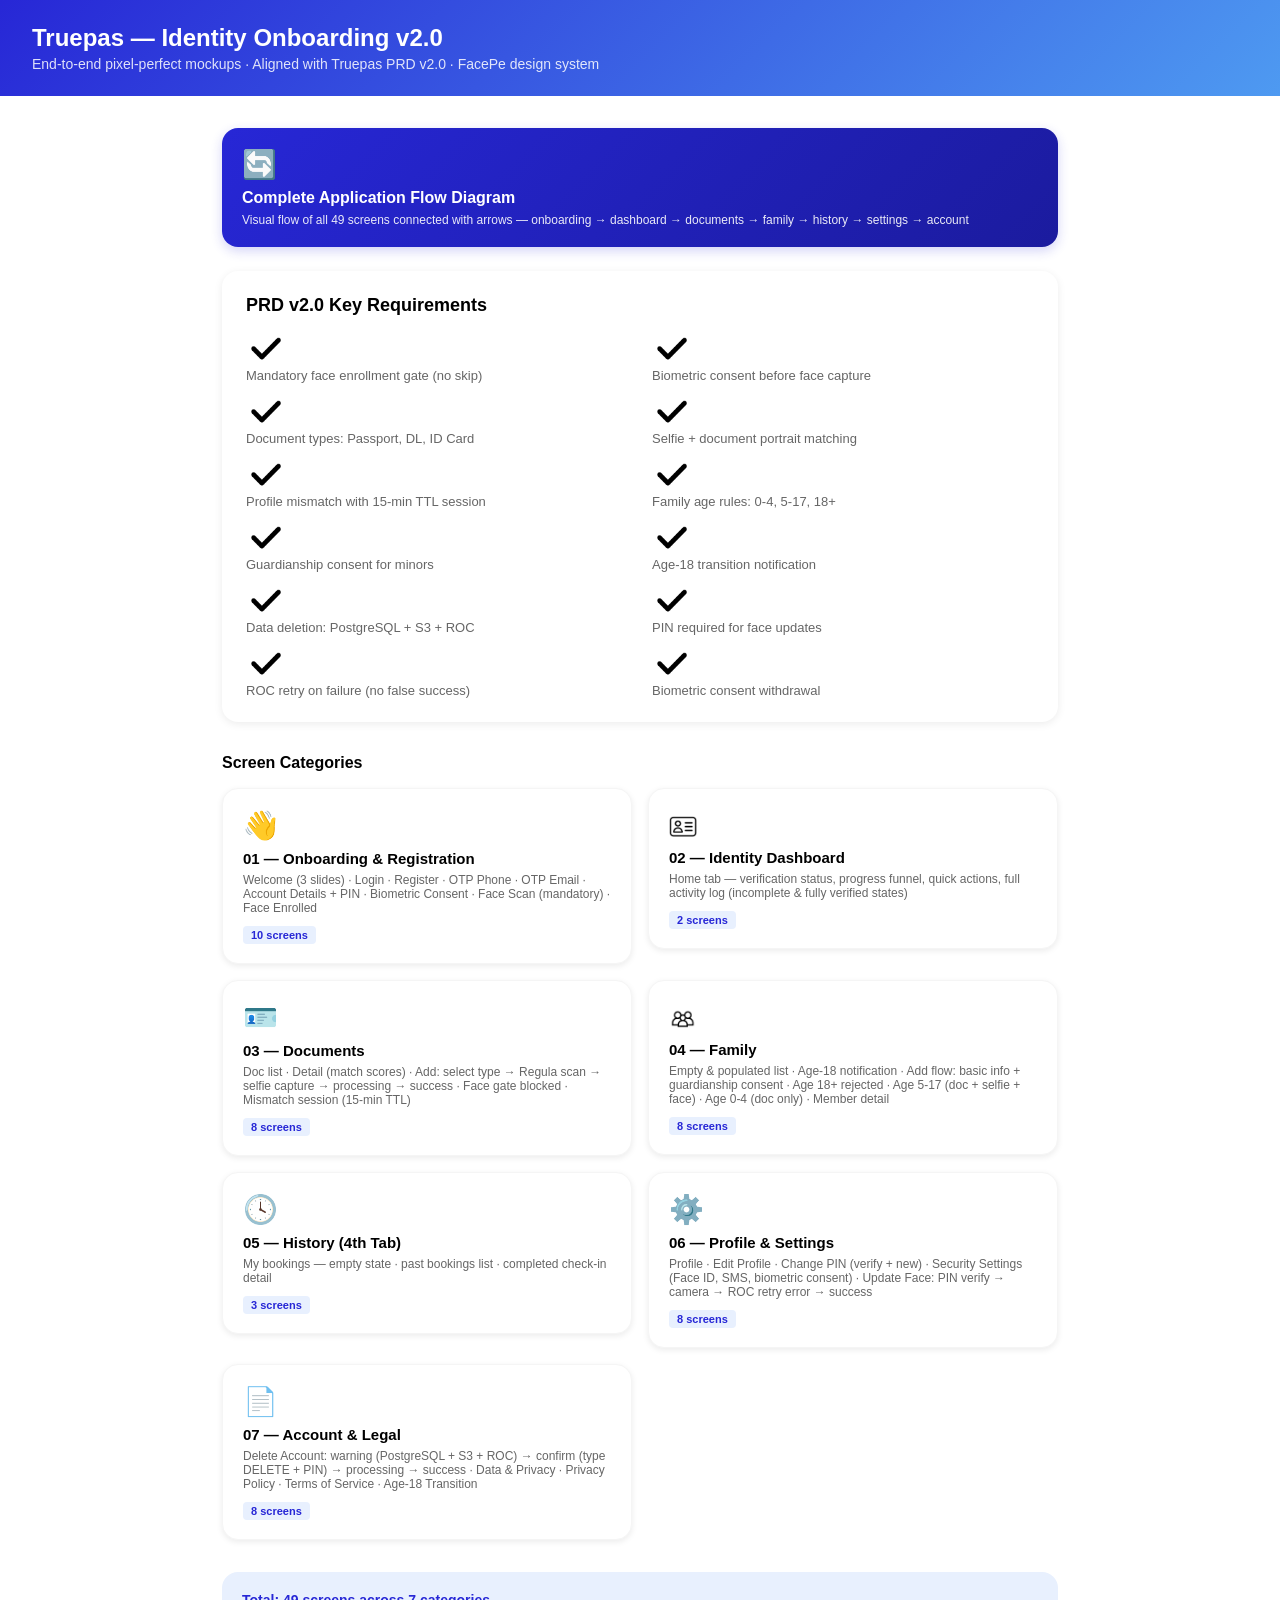
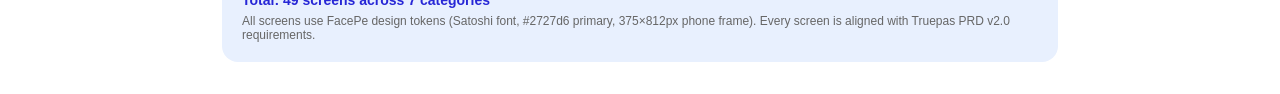
<file: index.html>
<!DOCTYPE html>
<html lang="en">
<head>
<meta charset="UTF-8">
<title>Truepas — Mockup Screens</title>
<link rel="stylesheet" href="styles.css">
</head>
<body>
  <div class="page-header">
    <h1>Truepas — Identity Onboarding v2.0</h1>
    <p>End-to-end pixel-perfect mockups · Aligned with Truepas PRD v2.0 · FacePe design system</p>
  </div>

  <div style="max-width:900px; margin:0 auto; padding:32px;">

    <!-- Flow Diagram Link -->
    <a href="flow-diagram.html" style="text-decoration:none; color:inherit; display:block; margin-bottom:24px;">
      <div style="background:linear-gradient(135deg,#2727d6,#1b1b9e); border-radius:16px; padding:20px; color:#fff; box-shadow:0 4px 12px rgba(39,39,214,0.2);">
        <div style="font-size:28px; margin-bottom:8px;">🔄</div>
        <div style="font-size:16px; font-weight:700;">Complete Application Flow Diagram</div>
        <div style="font-size:12px; opacity:0.9; margin-top:6px;">Visual flow of all 49 screens connected with arrows — onboarding → dashboard → documents → family → history → settings → account</div>
      </div>
    </a>

    <!-- PRD Summary -->
    <div style="background:#fff; border-radius:16px; padding:24px; margin-bottom:32px; box-shadow:0 2px 8px rgba(0,0,0,0.08);">
      <h2 style="margin:0 0 12px; font-size:18px; font-weight:700; color:#000000;">PRD v2.0 Key Requirements</h2>
      <div style="display:grid; grid-template-columns:1fr 1fr; gap:8px 24px; font-size:13px; color:#666666;">
        <div><img src="images/checkicon.png" alt="✅" onerror="this.parentNode.textContent='✅';" style="width:40px; height:40px; object-fit:contain; display:block;"> Mandatory face enrollment gate (no skip)</div>
        <div><img src="images/checkicon.png" alt="✅" onerror="this.parentNode.textContent='✅';" style="width:40px; height:40px; object-fit:contain; display:block;"> Biometric consent before face capture</div>
        <div><img src="images/checkicon.png" alt="✅" onerror="this.parentNode.textContent='✅';" style="width:40px; height:40px; object-fit:contain; display:block;"> Document types: Passport, DL, ID Card</div>
        <div><img src="images/checkicon.png" alt="✅" onerror="this.parentNode.textContent='✅';" style="width:40px; height:40px; object-fit:contain; display:block;"> Selfie + document portrait matching</div>
        <div><img src="images/checkicon.png" alt="✅" onerror="this.parentNode.textContent='✅';" style="width:40px; height:40px; object-fit:contain; display:block;"> Profile mismatch with 15-min TTL session</div>
        <div><img src="images/checkicon.png" alt="✅" onerror="this.parentNode.textContent='✅';" style="width:40px; height:40px; object-fit:contain; display:block;"> Family age rules: 0-4, 5-17, 18+</div>
        <div><img src="images/checkicon.png" alt="✅" onerror="this.parentNode.textContent='✅';" style="width:40px; height:40px; object-fit:contain; display:block;"> Guardianship consent for minors</div>
        <div><img src="images/checkicon.png" alt="✅" onerror="this.parentNode.textContent='✅';" style="width:40px; height:40px; object-fit:contain; display:block;"> Age-18 transition notification</div>
        <div><img src="images/checkicon.png" alt="✅" onerror="this.parentNode.textContent='✅';" style="width:40px; height:40px; object-fit:contain; display:block;"> Data deletion: PostgreSQL + S3 + ROC</div>
        <div><img src="images/checkicon.png" alt="✅" onerror="this.parentNode.textContent='✅';" style="width:40px; height:40px; object-fit:contain; display:block;"> PIN required for face updates</div>
        <div><img src="images/checkicon.png" alt="✅" onerror="this.parentNode.textContent='✅';" style="width:40px; height:40px; object-fit:contain; display:block;"> ROC retry on failure (no false success)</div>
        <div><img src="images/checkicon.png" alt="✅" onerror="this.parentNode.textContent='✅';" style="width:40px; height:40px; object-fit:contain; display:block;"> Biometric consent withdrawal</div>
      </div>
    </div>

    <!-- Category Links -->
    <h2 style="font-size:16px; font-weight:700; color:#000000; margin-bottom:16px;">Screen Categories</h2>
    <div style="display:grid; grid-template-columns:1fr 1fr; gap:16px;">

      <a href="01-onboarding.html" style="text-decoration:none; color:inherit;">
        <div style="background:#fff; border-radius:16px; padding:20px; border:0.5px solid #f5f5f5; box-shadow:0 2px 6px rgba(0,0,0,0.08);">
          <div style="font-size:28px; margin-bottom:8px;">👋</div>
          <div style="font-size:15px; font-weight:700; color:#000000;">01 — Onboarding & Registration</div>
          <div style="font-size:12px; color:#666666; margin-top:6px;">Welcome (3 slides) · Login · Register · OTP Phone · OTP Email · Account Details + PIN · Biometric Consent · Face Scan (mandatory) · Face Enrolled</div>
          <div style="margin-top:10px;"><span style="font-size:11px; background:#e8f0fe; color:#2727d6; padding:3px 8px; border-radius:4px; font-weight:600;">10 screens</span></div>
        </div>
      </a>

      <a href="02-identity-dashboard.html" style="text-decoration:none; color:inherit;">
        <div style="background:#fff; border-radius:16px; padding:20px; border:0.5px solid #f5f5f5; box-shadow:0 2px 6px rgba(0,0,0,0.08);">
          <div style="font-size:28px; margin-bottom:8px;"><img src="images/idcardicon.png" alt="Identity" style="width:1em; height:1em; object-fit:contain; vertical-align:middle;"></div>
          <div style="font-size:15px; font-weight:700; color:#000000;">02 — Identity Dashboard</div>
          <div style="font-size:12px; color:#666666; margin-top:6px;">Home tab — verification status, progress funnel, quick actions, full activity log (incomplete & fully verified states)</div>
          <div style="margin-top:10px;"><span style="font-size:11px; background:#e8f0fe; color:#2727d6; padding:3px 8px; border-radius:4px; font-weight:600;">2 screens</span></div>
        </div>
      </a>

      <a href="03-documents.html" style="text-decoration:none; color:inherit;">
        <div style="background:#fff; border-radius:16px; padding:20px; border:0.5px solid #f5f5f5; box-shadow:0 2px 6px rgba(0,0,0,0.08);">
          <div style="font-size:28px; margin-bottom:8px;">🪪</div>
          <div style="font-size:15px; font-weight:700; color:#000000;">03 — Documents</div>
          <div style="font-size:12px; color:#666666; margin-top:6px;">Doc list · Detail (match scores) · Add: select type → Regula scan → selfie capture → processing → success · Face gate blocked · Mismatch session (15-min TTL)</div>
          <div style="margin-top:10px;"><span style="font-size:11px; background:#e8f0fe; color:#2727d6; padding:3px 8px; border-radius:4px; font-weight:600;">8 screens</span></div>
        </div>
      </a>

      <a href="04-family.html" style="text-decoration:none; color:inherit;">
        <div style="background:#fff; border-radius:16px; padding:20px; border:0.5px solid #f5f5f5; box-shadow:0 2px 6px rgba(0,0,0,0.08);">
          <div style="font-size:28px; margin-bottom:8px;"><img src="images/familyicon2.png" alt="Family" style="width:1em; height:1em; object-fit:contain; vertical-align:middle;"></div>
          <div style="font-size:15px; font-weight:700; color:#000000;">04 — Family</div>
          <div style="font-size:12px; color:#666666; margin-top:6px;">Empty & populated list · Age-18 notification · Add flow: basic info + guardianship consent · Age 18+ rejected · Age 5-17 (doc + selfie + face) · Age 0-4 (doc only) · Member detail</div>
          <div style="margin-top:10px;"><span style="font-size:11px; background:#e8f0fe; color:#2727d6; padding:3px 8px; border-radius:4px; font-weight:600;">8 screens</span></div>
        </div>
      </a>

      <a href="05-history.html" style="text-decoration:none; color:inherit;">
        <div style="background:#fff; border-radius:16px; padding:20px; border:0.5px solid #f5f5f5; box-shadow:0 2px 6px rgba(0,0,0,0.08);">
          <div style="font-size:28px; margin-bottom:8px;">🕓</div>
          <div style="font-size:15px; font-weight:700; color:#000000;">05 — History (4th Tab)</div>
          <div style="font-size:12px; color:#666666; margin-top:6px;">My bookings — empty state · past bookings list · completed check-in detail</div>
          <div style="margin-top:10px;"><span style="font-size:11px; background:#e8f0fe; color:#2727d6; padding:3px 8px; border-radius:4px; font-weight:600;">3 screens</span></div>
        </div>
      </a>

      <a href="06-profile-settings.html" style="text-decoration:none; color:inherit;">
        <div style="background:#fff; border-radius:16px; padding:20px; border:0.5px solid #f5f5f5; box-shadow:0 2px 6px rgba(0,0,0,0.08);">
          <div style="font-size:28px; margin-bottom:8px;">⚙️</div>
          <div style="font-size:15px; font-weight:700; color:#000000;">06 — Profile & Settings</div>
          <div style="font-size:12px; color:#666666; margin-top:6px;">Profile · Edit Profile · Change PIN (verify + new) · Security Settings (Face ID, SMS, biometric consent) · Update Face: PIN verify → camera → ROC retry error → success</div>
          <div style="margin-top:10px;"><span style="font-size:11px; background:#e8f0fe; color:#2727d6; padding:3px 8px; border-radius:4px; font-weight:600;">8 screens</span></div>
        </div>
      </a>

      <a href="07-account-legal.html" style="text-decoration:none; color:inherit;">
        <div style="background:#fff; border-radius:16px; padding:20px; border:0.5px solid #f5f5f5; box-shadow:0 2px 6px rgba(0,0,0,0.08);">
          <div style="font-size:28px; margin-bottom:8px;">📄</div>
          <div style="font-size:15px; font-weight:700; color:#000000;">07 — Account & Legal</div>
          <div style="font-size:12px; color:#666666; margin-top:6px;">Delete Account: warning (PostgreSQL + S3 + ROC) → confirm (type DELETE + PIN) → processing → success · Data & Privacy · Privacy Policy · Terms of Service · Age-18 Transition</div>
          <div style="margin-top:10px;"><span style="font-size:11px; background:#e8f0fe; color:#2727d6; padding:3px 8px; border-radius:4px; font-weight:600;">8 screens</span></div>
        </div>
      </a>

      

    </div>

    <!-- Summary -->
    <div style="margin-top:32px; padding:20px; background:#e8f0fe; border-radius:16px;">
      <div style="font-size:14px; font-weight:700; color:#2727d6;">Total: 49 screens across 7 categories</div>
      <div style="font-size:12px; color:#666666; margin-top:6px;">All screens use FacePe design tokens (Satoshi font, #2727d6 primary, 375×812px phone frame). Every screen is aligned with Truepas PRD v2.0 requirements.</div>
    </div>

  </div>
</body>
</html>
</file>
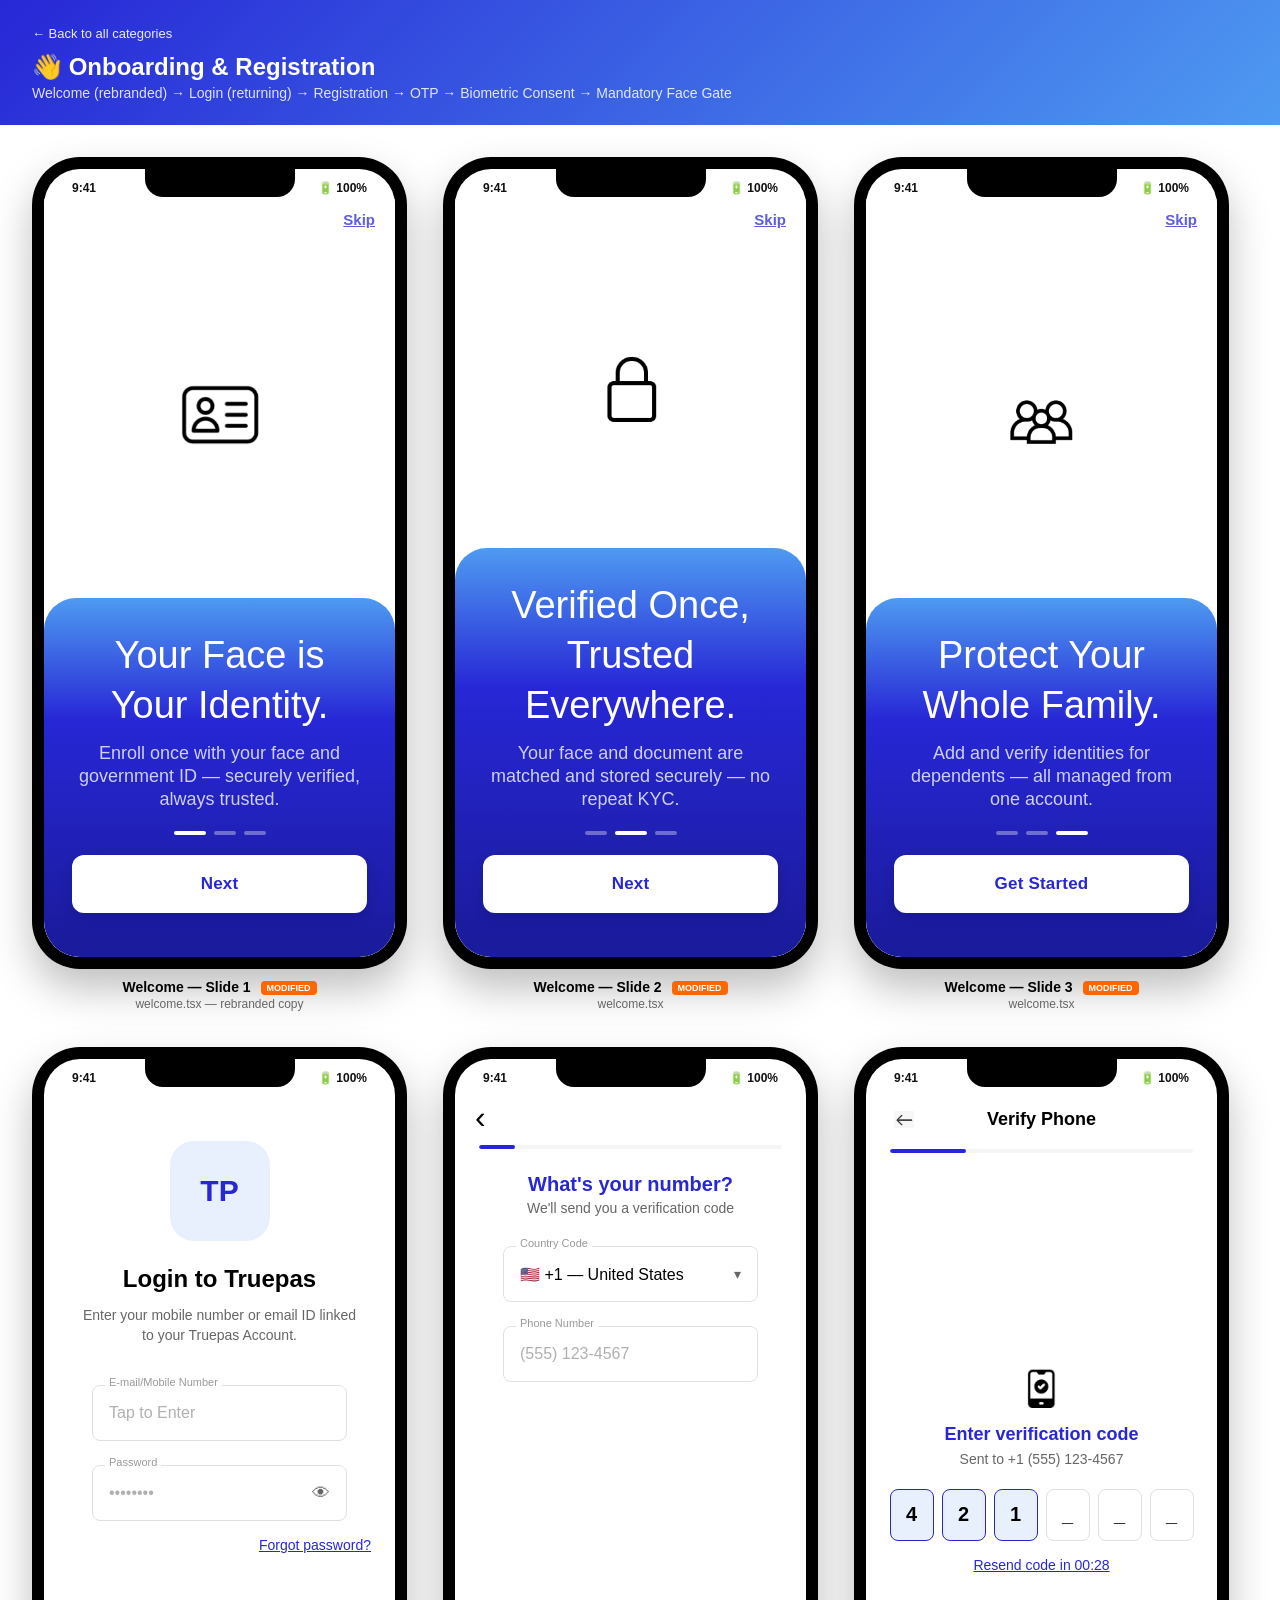
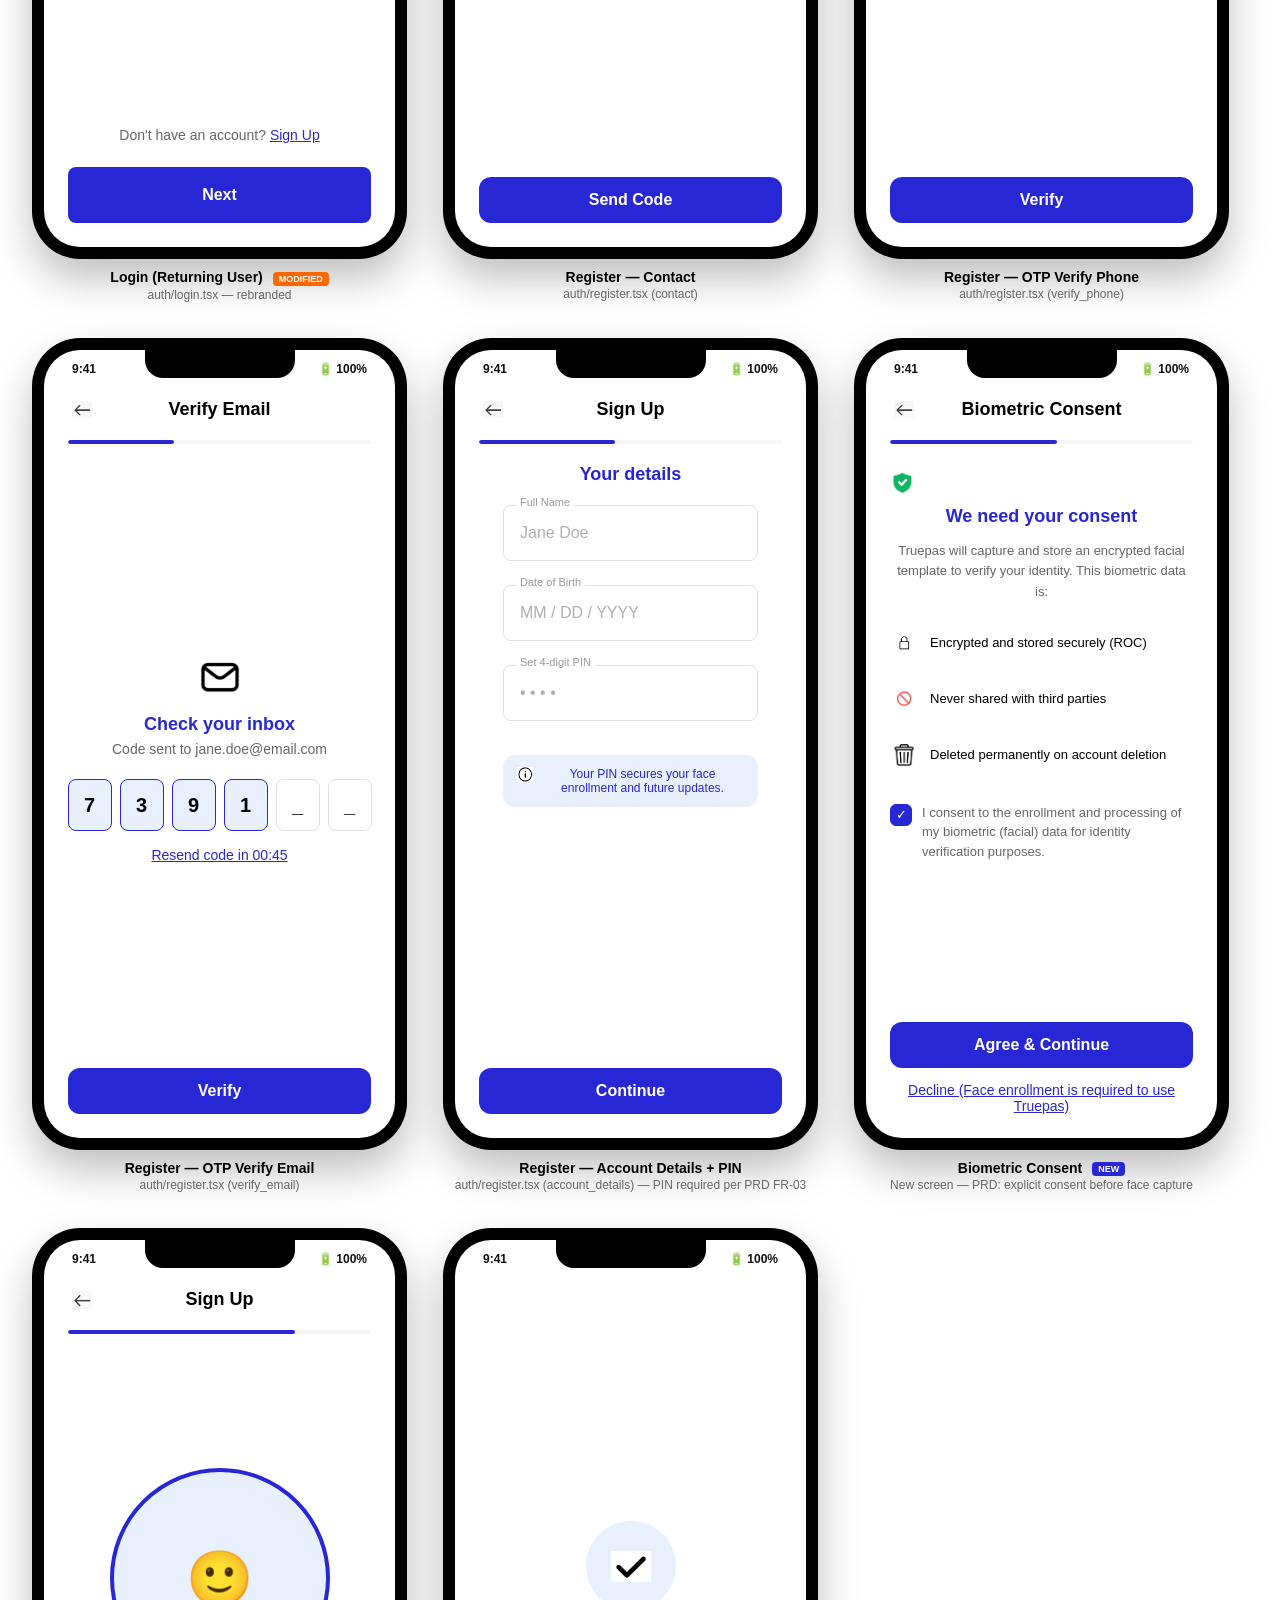
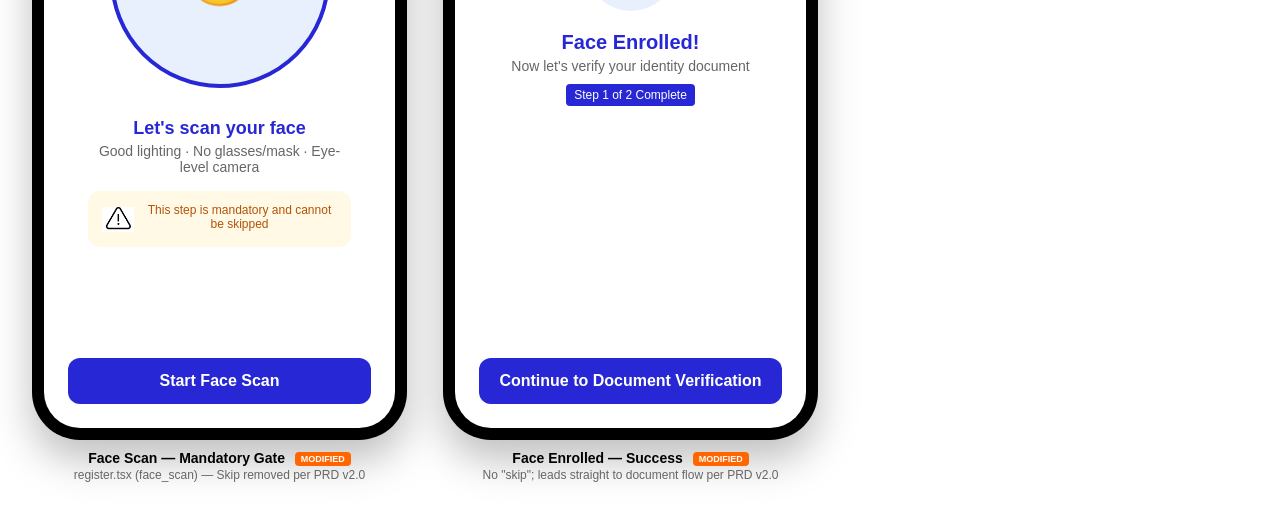
<file: 01-onboarding.html>
<!DOCTYPE html>
<html lang="en">
<head>
<meta charset="UTF-8">
<title>Truepas — Onboarding & Registration</title>
<link rel="stylesheet" href="styles.css">
</head>
<body>
  <div class="page-header">
    <a class="back-link" href="index.html">← Back to all categories</a>
    <h1>👋 Onboarding & Registration</h1>
    <p>Welcome (rebranded) → Login (returning) → Registration → OTP → Biometric Consent → Mandatory Face Gate</p>
  </div>

  <div class="gallery">

    <!-- WELCOME SLIDE 1 — rebranded -->
    <div class="screen-block">
      <div class="phone"><div class="phone-screen">
        <div class="notch"></div>
        <div class="status-row"><span>9:41</span><span>🔋 100%</span></div>
        <div style="flex:1; display:flex; flex-direction:column; position:relative;" class="welcome-bg">
          <div style="position:absolute; top:12px; right:20px; z-index:30;">
            <span class="welcome-skip">Skip</span>
          </div>
          <div style="flex:1; background:#ffffff; display:flex; align-items:center; justify-content:center;">
            <div style="font-size:80px;"><img src="images/idcardicon.png" alt="ID Card" onerror="this.parentNode.textContent='🪪';" style="width:80px; height:80px; object-fit:contain; display:block; margin:0 auto;"></div>
          </div>
          <div class="welcome-card" style="margin-top:-32px; z-index:10;">
            <h2 class="welcome-title">Your Face is<br>Your Identity.</h2>
            <p class="welcome-desc">Enroll once with your face and government ID — securely verified, always trusted.</p>
            <div class="welcome-dots">
              <div class="welcome-dot active"></div>
              <div class="welcome-dot inactive"></div>
              <div class="welcome-dot inactive"></div>
            </div>
            <div class="welcome-cta">Next</div>
          </div>
          <div style="background:#1b1b9e; height:20px;"></div>
        </div>
      </div></div>
      <div class="screen-label">Welcome — Slide 1 <span class="tag-mod">MODIFIED</span></div>
      <div class="screen-sub">welcome.tsx — rebranded copy</div>
    </div>

    <!-- WELCOME SLIDE 2 -->
    <div class="screen-block">
      <div class="phone"><div class="phone-screen">
        <div class="notch"></div>
        <div class="status-row"><span>9:41</span><span>🔋 100%</span></div>
        <div style="flex:1; display:flex; flex-direction:column; position:relative;" class="welcome-bg">
          <div style="position:absolute; top:12px; right:20px; z-index:30;">
            <span class="welcome-skip">Skip</span>
          </div>
          <div style="flex:1; background:#ffffff; display:flex; align-items:center; justify-content:center;">
            <div style="font-size:80px;"><img src="images/lockicon.png" alt="Lock" onerror="this.parentNode.textContent='🔐';" style="width:80px; height:80px; object-fit:contain; display:block; margin:0 auto;"></div>
          </div>
          <div class="welcome-card" style="margin-top:-32px; z-index:10;">
            <h2 class="welcome-title">Verified Once,<br>Trusted Everywhere.</h2>
            <p class="welcome-desc">Your face and document are matched and stored securely — no repeat KYC.</p>
            <div class="welcome-dots">
              <div class="welcome-dot inactive"></div>
              <div class="welcome-dot active"></div>
              <div class="welcome-dot inactive"></div>
            </div>
            <div class="welcome-cta">Next</div>
          </div>
          <div style="background:#1b1b9e; height:20px;"></div>
        </div>
      </div></div>
      <div class="screen-label">Welcome — Slide 2 <span class="tag-mod">MODIFIED</span></div>
      <div class="screen-sub">welcome.tsx</div>
    </div>

    <!-- WELCOME SLIDE 3 -->
    <div class="screen-block">
      <div class="phone"><div class="phone-screen">
        <div class="notch"></div>
        <div class="status-row"><span>9:41</span><span>🔋 100%</span></div>
        <div style="flex:1; display:flex; flex-direction:column; position:relative;" class="welcome-bg">
          <div style="position:absolute; top:12px; right:20px; z-index:30;">
            <span class="welcome-skip">Skip</span>
          </div>
          <div style="flex:1; background:#ffffff; display:flex; align-items:center; justify-content:center;">
            <div style="font-size:80px;"><img src="images/familyicon2.png" alt="Family" style="width:1em; height:1em; object-fit:contain; vertical-align:middle;"></div>
          </div>
          <div class="welcome-card" style="margin-top:-32px; z-index:10;">
            <h2 class="welcome-title">Protect Your<br>Whole Family.</h2>
            <p class="welcome-desc">Add and verify identities for dependents — all managed from one account.</p>
            <div class="welcome-dots">
              <div class="welcome-dot inactive"></div>
              <div class="welcome-dot inactive"></div>
              <div class="welcome-dot active"></div>
            </div>
            <div class="welcome-cta">Get Started</div>
          </div>
          <div style="background:#1b1b9e; height:20px;"></div>
        </div>
      </div></div>
      <div class="screen-label">Welcome — Slide 3 <span class="tag-mod">MODIFIED</span></div>
      <div class="screen-sub">welcome.tsx</div>
    </div>

    <!-- LOGIN — returning user -->
    <div class="screen-block">
      <div class="phone"><div class="phone-screen">
        <div class="notch"></div>
        <div class="status-row"><span>9:41</span><span>🔋 100%</span></div>
        <div class="screen-body" style="padding:0 24px 24px;">
          <div style="padding-top:12px; margin-bottom:40px;"></div>
          <div style="text-align:center; margin-bottom:40px;">
            <div class="login-logo">TP</div>
            <h2 class="login-title">Login to Truepas</h2>
            <p class="login-subtitle">Enter your mobile number or email ID linked<br>to your Truepas Account.</p>
          </div>
          <div style="margin-bottom:24px;">
            <div class="floating-input">
              <span class="label">E-mail/Mobile Number</span>
              <span class="placeholder">Tap to Enter</span>
            </div>
            <div class="floating-input">
              <span class="label">Password</span>
              <span style="font-size:16px; color:#b0b0b0;">••••••••</span>
              <span style="margin-left:auto; font-size:18px; color:#666666;">👁</span>
            </div>
            <div style="text-align:right; margin-top:-8px;">
              <span class="btn-link">Forgot password?</span>
            </div>
          </div>
          <div style="flex:1;"></div>
          <div style="margin-top:20px;">
            <div style="text-align:center; margin-bottom:24px;">
              <span style="font-size:14px; color:#666666;">Don't have an account? </span>
              <span class="btn-link">Sign Up</span>
            </div>
            <div style="background:#2727d6; height:56px; border-radius:8px; display:flex; align-items:center; justify-content:center; color:#fff; font-size:16px; font-weight:600;">
              Next
            </div>
          </div>
        </div>
      </div></div>
      <div class="screen-label">Login (Returning User) <span class="tag-mod">MODIFIED</span></div>
      <div class="screen-sub">auth/login.tsx — rebranded</div>
    </div>

    <!-- REGISTER: CONTACT -->
    <div class="screen-block">
      <div class="phone"><div class="phone-screen">
        <div class="notch"></div>
        <div class="status-row"><span>9:41</span><span>🔋 100%</span></div>
        <div class="app-topbar">
          <div style="font-size:32px; font-weight:300; color:#000; line-height:32px;">‹</div>
          <div style="width:36px;"></div>
          <div style="width:36px;"></div>
        </div>
        <div class="progress-track"><div class="progress-fill" style="width:12%;"></div></div>
        <div class="screen-body" style="padding:0 24px;">
          <div style="padding:14px 0 6px;">
            <h2 style="margin:0 0 4px; font-size:20px; font-weight:700; color:#2727d6;">What's your number?</h2>
            <p style="margin:0; font-size:14px; color:#666666;">We'll send you a verification code</p>
          </div>
          <div class="floating-input" style="margin-top:24px;">
            <span class="label">Country Code</span>
            <span class="value">🇺🇸 +1 — United States</span>
            <span style="margin-left:auto; color:#666666;">▾</span>
          </div>
          <div class="floating-input">
            <span class="label">Phone Number</span>
            <span class="placeholder">(555) 123-4567</span>
          </div>
          <div style="flex:1;"></div>
          <div style="padding:0 0 24px;"><div class="btn-primary">Send Code</div></div>
        </div>
      </div></div>
      <div class="screen-label">Register — Contact</div>
      <div class="screen-sub">auth/register.tsx (contact)</div>
    </div>

    <!-- OTP VERIFY PHONE -->
    <div class="screen-block">
      <div class="phone"><div class="phone-screen">
        <div class="notch"></div>
        <div class="status-row"><span>9:41</span><span>🔋 100%</span></div>
        <div class="app-topbar">
          <div style="width:36px; height:36px; display:flex; align-items:center; justify-content:center;"><img src="images/backarrow.png" alt="Back" onerror="this.parentNode.textContent='‹';" style="width:20px; height:20px; object-fit:contain; display:block;"></div>
          <div class="title">Verify Phone</div>
          <div style="width:36px;"></div>
        </div>
        <div class="progress-track"><div class="progress-fill" style="width:25%;"></div></div>
        <div class="center-col">
          <div style="font-size:40px;"><img src="images/otpcodeicon.png" alt="OTP" onerror="this.parentNode.textContent='📲';" style="width:40px; height:40px; object-fit:contain; display:block; margin:0 auto;"></div>
          <h2 style="font-size:18px; font-weight:700; margin:16px 0 6px; color:#2727d6;">Enter verification code</h2>
          <p style="font-size:14px; color:#666666; margin:0 0 6px;">Sent to +1 (555) 123-4567</p>
          <div class="otp-row">
            <div class="otp-box filled">4</div>
            <div class="otp-box filled">2</div>
            <div class="otp-box filled">1</div>
            <div class="otp-box">_</div>
            <div class="otp-box">_</div>
            <div class="otp-box">_</div>
          </div>
          <div class="btn-link">Resend code in 00:28</div>
        </div>
        <div style="padding:0 24px 24px;"><div class="btn-primary">Verify</div></div>
      </div></div>
      <div class="screen-label">Register — OTP Verify Phone</div>
      <div class="screen-sub">auth/register.tsx (verify_phone)</div>
    </div>

    <!-- OTP VERIFY EMAIL -->
    <div class="screen-block">
      <div class="phone"><div class="phone-screen">
        <div class="notch"></div>
        <div class="status-row"><span>9:41</span><span>🔋 100%</span></div>
        <div class="app-topbar">
          <div style="width:36px; height:36px; display:flex; align-items:center; justify-content:center;"><img src="images/backarrow.png" alt="Back" onerror="this.parentNode.textContent='‹';" style="width:20px; height:20px; object-fit:contain; display:block;"></div>
          <div class="title">Verify Email</div>
          <div style="width:36px;"></div>
        </div>
        <div class="progress-track"><div class="progress-fill" style="width:35%;"></div></div>
        <div class="center-col">
          <div style="font-size:40px;"><img src="images/inboxicon.png" alt="Inbox" onerror="this.parentNode.textContent='✉️';" style="width:40px; height:40px; object-fit:contain; display:block; margin:0 auto;"></div>
          <h2 style="font-size:18px; font-weight:700; margin:16px 0 6px; color:#2727d6;">Check your inbox</h2>
          <p style="font-size:14px; color:#666666; margin:0 0 6px;">Code sent to jane.doe@email.com</p>
          <div class="otp-row">
            <div class="otp-box filled">7</div>
            <div class="otp-box filled">3</div>
            <div class="otp-box filled">9</div>
            <div class="otp-box filled">1</div>
            <div class="otp-box">_</div>
            <div class="otp-box">_</div>
          </div>
          <div class="btn-link">Resend code in 00:45</div>
        </div>
        <div style="padding:0 24px 24px;"><div class="btn-primary">Verify</div></div>
      </div></div>
      <div class="screen-label">Register — OTP Verify Email</div>
      <div class="screen-sub">auth/register.tsx (verify_email)</div>
    </div>

    <!-- REGISTER: ACCOUNT DETAILS + PIN -->
    <div class="screen-block">
      <div class="phone"><div class="phone-screen">
        <div class="notch"></div>
        <div class="status-row"><span>9:41</span><span>🔋 100%</span></div>
        <div class="app-topbar">
          <div style="width:36px; height:36px; display:flex; align-items:center; justify-content:center;"><img src="images/backarrow.png" alt="Back" onerror="this.parentNode.textContent='‹';" style="width:20px; height:20px; object-fit:contain; display:block;"></div>
          <div class="title">Sign Up</div>
          <div style="width:36px;"></div>
        </div>
        <div class="progress-track"><div class="progress-fill" style="width:45%;"></div></div>
        <div class="screen-body" style="padding:0 24px;">
          <div style="padding:10px 0 4px;"><h2 style="margin:0; font-size:18px; font-weight:700; color:#2727d6;">Your details</h2></div>
          <div class="floating-input" style="margin-top:16px;">
            <span class="label">Full Name</span>
            <span class="placeholder">Jane Doe</span>
          </div>
          <div class="floating-input">
            <span class="label">Date of Birth</span>
            <span class="placeholder">MM / DD / YYYY</span>
          </div>
          <div class="floating-input">
            <span class="label">Set 4-digit PIN</span>
            <span style="font-size:16px; color:#b0b0b0;">• • • •</span>
          </div>
          <div class="info-banner">
            <span><img src="images/infoicon.png" alt="ℹ️" onerror="this.parentNode.textContent='ℹ️';" style="width:16px; height:16px; object-fit:contain; display:block;"></span><span>Your PIN secures your face enrollment and future updates.</span>
          </div>
          <div style="flex:1;"></div>
          <div style="padding:16px 0 24px;"><div class="btn-primary">Continue</div></div>
        </div>
      </div></div>
      <div class="screen-label">Register — Account Details + PIN</div>
      <div class="screen-sub">auth/register.tsx (account_details) — PIN required per PRD FR-03</div>
    </div>

    <!-- NEW: BIOMETRIC CONSENT -->
    <div class="screen-block">
      <div class="phone"><div class="phone-screen">
        <div class="notch"></div>
        <div class="status-row"><span>9:41</span><span>🔋 100%</span></div>
        <div class="app-topbar">
          <div style="width:36px; height:36px; display:flex; align-items:center; justify-content:center;"><img src="images/backarrow.png" alt="Back" onerror="this.parentNode.textContent='‹';" style="width:20px; height:20px; object-fit:contain; display:block;"></div>
          <div class="title">Biometric Consent</div>
          <div style="width:36px;"></div>
        </div>
        <div class="progress-track"><div class="progress-fill" style="width:55%;"></div></div>
        <div class="screen-body" style="padding:0 0 24px;">
          <div style="text-align:center; padding:16px 24px 8px;">
            <div style="font-size:44px;"><img src="images/shieldicon.png" alt="🛡️" onerror="this.parentNode.textContent='🛡️';" style="width:24px; height:24px; object-fit:contain; display:block;"></div>
            <h2 style="margin:12px 0 6px; font-size:18px; font-weight:700; color:#2727d6;">We need your consent</h2>
          </div>
          <div style="padding:0 24px; font-size:13px; color:#666666; line-height:1.6;">
            Truepas will capture and store an encrypted facial template to verify your identity. This biometric data is:
          </div>
          <div style="padding:12px 24px;">
            <div class="list-item" style="padding:6px 0;">
              <div class="icon-wrap" style="width:28px; height:28px; font-size:13px; background:transparent;"><img src="images/lockicon.png" alt="🔒" onerror="this.parentNode.textContent='🔒';" style="width:16px; height:16px; object-fit:contain; display:block;"></div>
              <div class="text"><div class="t1" style="font-size:13px;">Encrypted and stored securely (ROC)</div></div>
            </div>
            <div class="list-item" style="padding:6px 0;">
              <div class="icon-wrap" style="width:28px; height:28px; font-size:13px; background:transparent;">🚫</div>
              <div class="text"><div class="t1" style="font-size:13px;">Never shared with third parties</div></div>
            </div>
            <div class="list-item" style="padding:6px 0;">
              <div class="icon-wrap" style="width:28px; height:28px; background:transparent;"><img src="images/deleteicon.png" alt="Delete" onerror="this.parentNode.textContent='🗑️';" style="width:22px; height:22px; object-fit:contain; display:block; margin:0 auto;"></div>
              <div class="text"><div class="t1" style="font-size:13px;">Deleted permanently on account deletion</div></div>
            </div>
          </div>
          <div class="checkbox-row" style="margin-top:8px;">
            <div class="checkbox-box checked">✓</div>
            <div class="txt">I consent to the enrollment and processing of my biometric (facial) data for identity verification purposes.</div>
          </div>
          <div style="flex:1;"></div>
          <div style="padding:16px 24px 0;">
            <div class="btn-primary">Agree & Continue</div>
            <div class="btn-link" style="margin-top:14px;">Decline (Face enrollment is required to use Truepas)</div>
          </div>
        </div>
      </div></div>
      <div class="screen-label">Biometric Consent <span class="tag-new">NEW</span></div>
      <div class="screen-sub">New screen — PRD: explicit consent before face capture</div>
    </div>

    <!-- FACE SCAN INTRO — no skip -->
    <div class="screen-block">
      <div class="phone"><div class="phone-screen">
        <div class="notch"></div>
        <div class="status-row"><span>9:41</span><span>🔋 100%</span></div>
        <div class="app-topbar">
          <div style="width:36px; height:36px; display:flex; align-items:center; justify-content:center;"><img src="images/backarrow.png" alt="Back" onerror="this.parentNode.textContent='‹';" style="width:20px; height:20px; object-fit:contain; display:block;"></div>
          <div class="title">Sign Up</div>
          <div style="width:36px;"></div>
        </div>
        <div class="progress-track"><div class="progress-fill" style="width:75%;"></div></div>
        <div class="center-col">
          <div class="circle-scan">🙂</div>
          <h2 style="font-size:18px; font-weight:700; margin:6px 0 4px; color:#2727d6;">Let's scan your face</h2>
          <p style="font-size:14px; color:#666666; margin:0 0 6px; max-width:260px;">Good lighting · No glasses/mask · Eye-level camera</p>
          <div class="info-banner warn" style="max-width:280px;"><img src="images/warningicon.png" alt="⚠️" onerror="this.parentNode.textContent='⚠️';" style="width:32px; height:32px; object-fit:contain; display:block;"> This step is mandatory and cannot be skipped</div>
        </div>
        <div style="padding:0 24px 24px;"><div class="btn-primary">Start Face Scan</div></div>
      </div></div>
      <div class="screen-label">Face Scan — Mandatory Gate <span class="tag-mod">MODIFIED</span></div>
      <div class="screen-sub">register.tsx (face_scan) — Skip removed per PRD v2.0</div>
    </div>

    <!-- FACE ENROLLED SUCCESS -->
    <div class="screen-block">
      <div class="phone"><div class="phone-screen">
        <div class="notch"></div>
        <div class="status-row"><span>9:41</span><span>🔋 100%</span></div>
        <div class="center-col">
          <div style="width:90px; height:90px; border-radius:50%; background:#e8f0fe; display:flex; align-items:center; justify-content:center; font-size:40px;"><img src="images/checkicon.png" alt="✅" onerror="this.parentNode.textContent='✅';" style="width:40px; height:40px; object-fit:contain; display:block;"></div>
          <h2 style="font-size:20px; font-weight:700; margin:20px 0 4px; color:#2727d6;">Face Enrolled!</h2>
          <p style="font-size:14px; color:#666666; margin:0 0 10px;">Now let's verify your identity document</p>
          <span class="pill active">Step 1 of 2 Complete</span>
        </div>
        <div style="padding:0 24px 24px;"><div class="btn-primary">Continue to Document Verification</div></div>
      </div></div>
      <div class="screen-label">Face Enrolled — Success <span class="tag-mod">MODIFIED</span></div>
      <div class="screen-sub">No "skip"; leads straight to document flow per PRD v2.0</div>
    </div>

  </div>
</body>
</html>
</file>
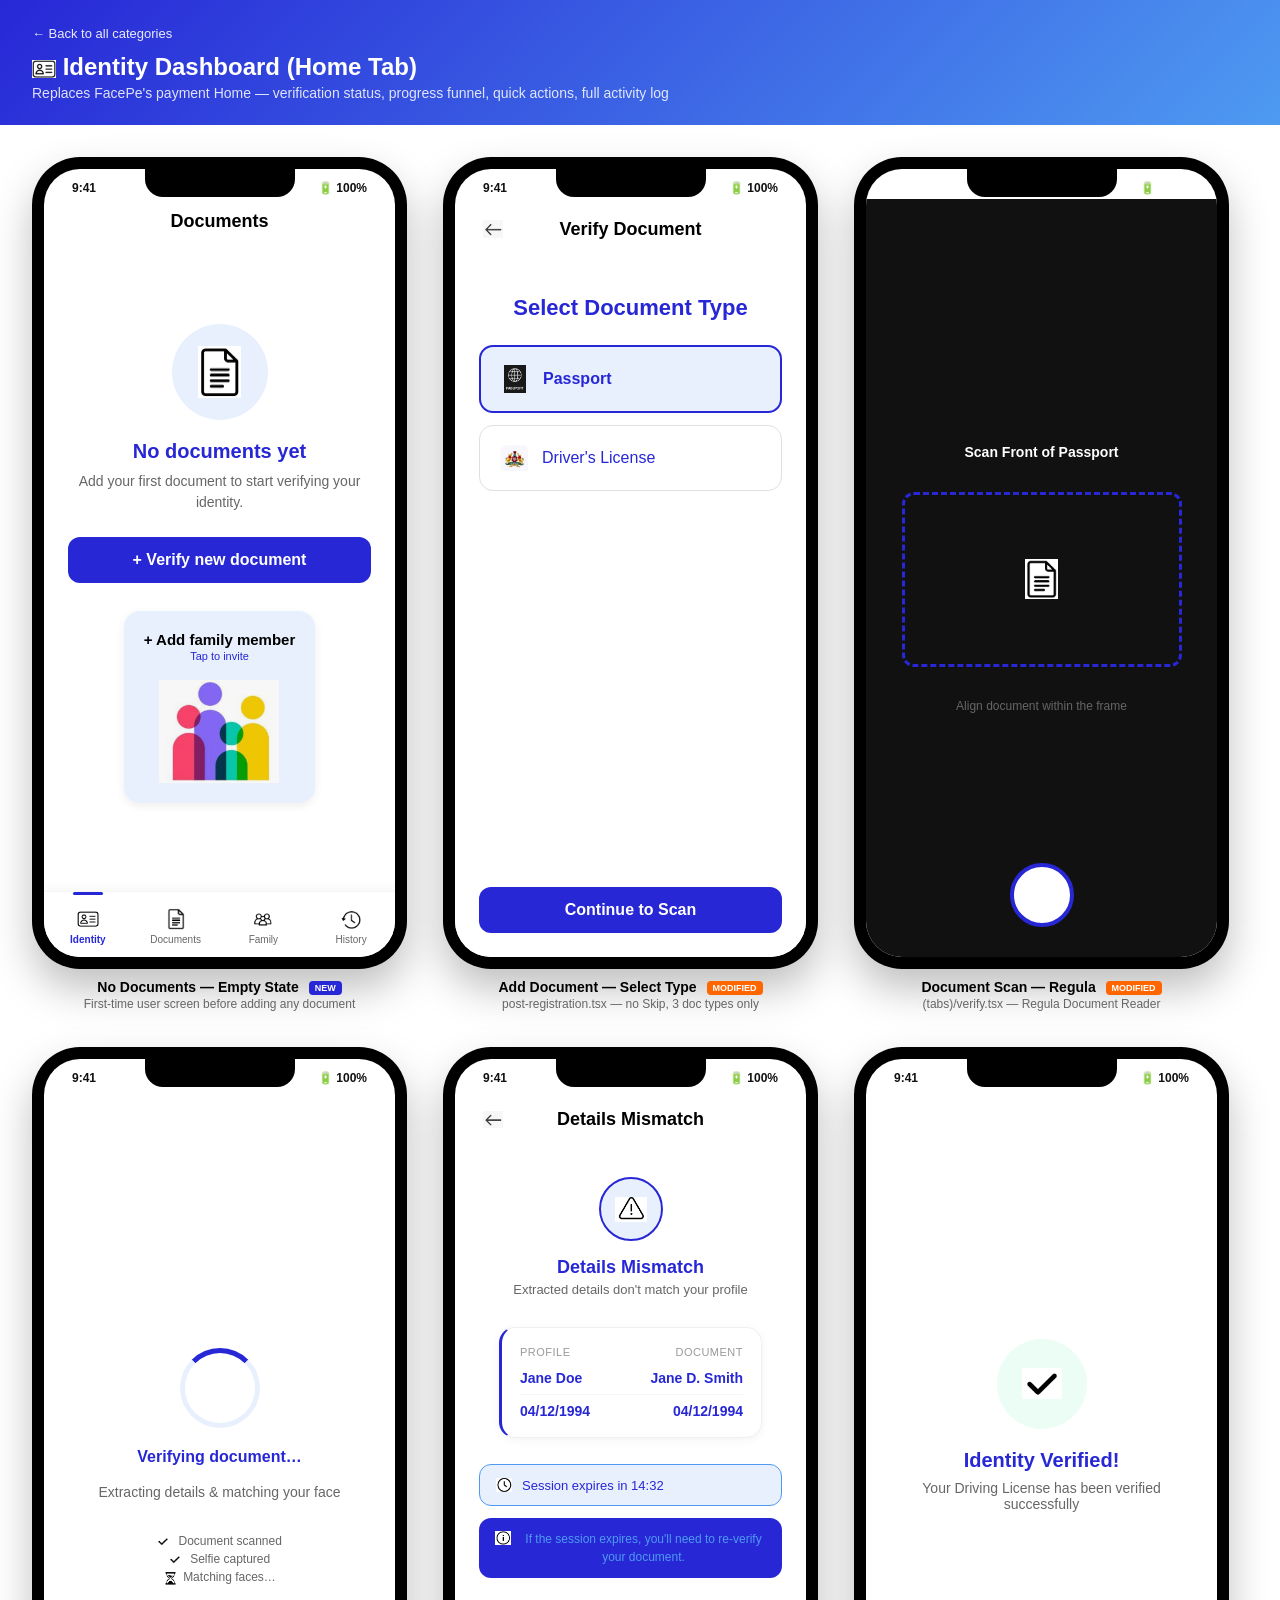
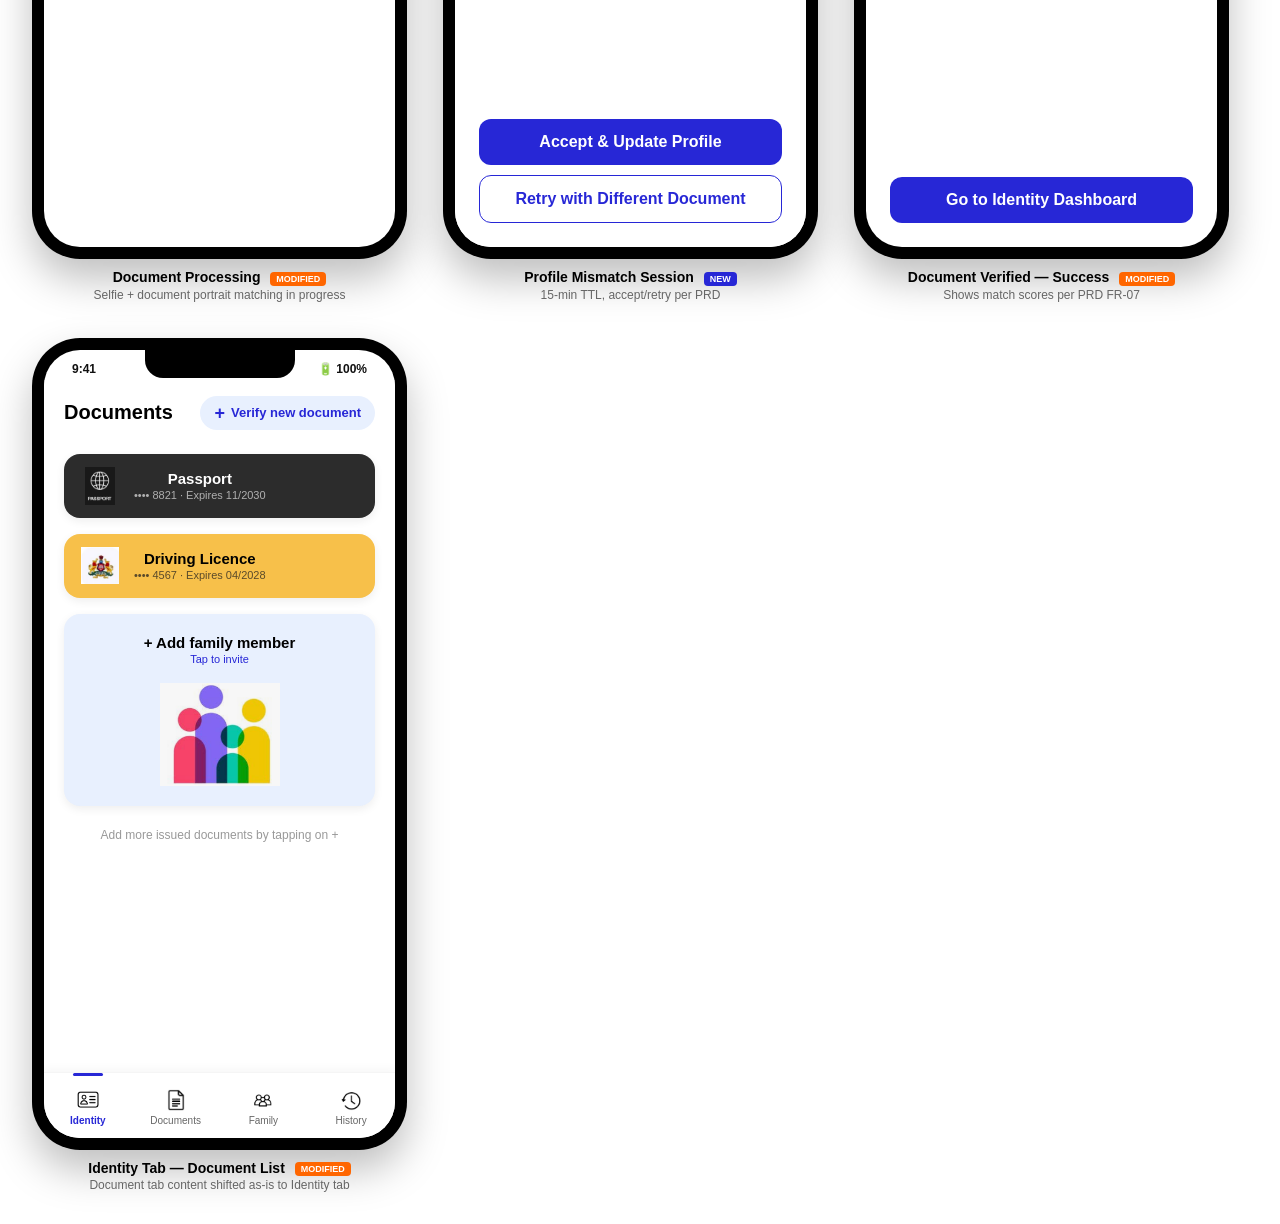
<file: 02-identity-dashboard.html>
<!DOCTYPE html>
<html lang="en">
<head>
<meta charset="UTF-8">
<title>Truepas — Identity Dashboard</title>
<link rel="stylesheet" href="styles.css">
</head>
<body>
  <div class="page-header">
    <a class="back-link" href="index.html">← Back to all categories</a>
    <h1><img src="images/idcardicon.png" alt="Identity" style="width:1em; height:1em; object-fit:contain; vertical-align:middle;"> Identity Dashboard (Home Tab)</h1>
    <p>Replaces FacePe's payment Home — verification status, progress funnel, quick actions, full activity log</p>
  </div>

  <div class="gallery">

    <!-- NO DOCUMENTS EMPTY STATE -->
    <div class="screen-block">
      <div class="phone"><div class="phone-screen">
        <div class="notch"></div>
        <div class="status-row"><span>9:41</span><span>🔋 100%</span></div>
        <div class="app-topbar">
          <div style="width:36px;"></div>
          <div class="title">Documents</div>
          <div style="width:36px;"></div>
        </div>
        <div class="screen-body" style="background:#ffffff; padding:0 24px; display:flex; flex-direction:column; align-items:center; justify-content:center; text-align:center;">
          <div style="width:96px; height:96px; border-radius:50%; background:#e8f0fe; display:flex; align-items:center; justify-content:center; margin-bottom:20px;">
            <img src="images/documentsicon.png" alt="No documents" onerror="this.style.display='none'; this.parentNode.textContent='🪪';" style="width:52px; height:52px; object-fit:contain; display:block;">
          </div>
          <h2 style="font-size:20px; font-weight:700; color:#2727d6; margin:0 0 8px;">No documents yet</h2>
          <p style="font-size:14px; color:#666666; margin:0 0 24px; line-height:1.5;">Add your first document to start verifying your identity.</p>
          <div class="btn-primary" style="margin-bottom:20px;">+ Verify new document</div>
          <div class="doc-card add-family" style="flex-direction:column; align-items:center; text-align:center; padding:20px; gap:10px;">
            <div class="info" style="text-align:center;">
              <div class="name">+ Add family member</div>
              <div class="meta" style="margin-top:2px;">Tap to invite</div>
            </div>
            <div class="icon-wrap" style="width:auto; height:auto; max-width:120px; margin-top:8px;"><img src="images/family.png" alt="Family" onerror="this.style.display='none';" style="width:100%; height:auto; object-fit:contain; display:block;"></div>
          </div>
        </div>
        <div class="bottom-nav">
          <div class="item active"><span class="icon"><img src="images/idcardicon.png" alt="Identity" style="width:22px; height:22px; object-fit:contain; display:block; margin:0 auto;"></span>Identity</div>
          <div class="item"><span class="icon"><img src="images/documentsicon.png" alt="Documents" onerror="this.parentNode.textContent='🪪';" style="width:22px; height:22px; object-fit:contain; display:block; margin:0 auto;"></span>Documents</div>
          <div class="item"><span class="icon"><img src="images/familyicon2.png" alt="Family" style="width:1em; height:1em; object-fit:contain; vertical-align:middle;"></span>Family</div>
          <div class="item"><span class="icon"><img src="images/historyicon.png" alt="History" onerror="this.parentNode.textContent='🕓';" style="width:22px; height:22px; object-fit:contain; display:block; margin:0 auto;"></span>History</div>
        </div>
      </div></div>
      <div class="screen-label">No Documents — Empty State <span class="tag-new">NEW</span></div>
      <div class="screen-sub">First-time user screen before adding any document</div>
    </div>

    <!-- ADD DOCUMENT: SELECT TYPE -->
    <div class="screen-block">
      <div class="phone"><div class="phone-screen">
        <div class="notch"></div>
        <div class="status-row"><span>9:41</span><span>🔋 100%</span></div>
        <div class="app-topbar">
          <div style="width:36px; height:36px; display:flex; align-items:center; justify-content:center;"><img src="images/backarrow.png" alt="Back" onerror="this.parentNode.textContent='‹';" style="width:20px; height:20px; object-fit:contain; display:block;"></div>
          <div class="title">Verify Document</div>
          <div style="width:36px;"></div>
        </div>
        <div class="screen-body" style="background:#ffffff; padding:0 24px; display:flex; flex-direction:column;">
          <h2 style="margin:36px 0 24px; font-size:22px; font-weight:700; color:#2727d6; text-align:center;">Select Document Type</h2>

          <div style="display:flex; flex-direction:column; gap:12px;">
            <div class="doc-type-option active" style="border:2px solid #2727d6; background:#e8f0fe; border-radius:14px; padding:18px 20px; display:flex; align-items:center; gap:14px; cursor:pointer;">
              <img src="images/Screenshot%202026-07-31%20181711.png" alt="Passport" onerror="this.style.display='none'; this.parentNode.querySelector('.icon-fallback').style.display='flex';" style="width:28px; height:28px; object-fit:contain;">
              <span class="icon-fallback" style="display:none; width:28px; height:28px; align-items:center; justify-content:center; font-size:20px;">🛂</span>
              <span style="font-size:16px; font-weight:600; color:#2727d6;">Passport</span>
            </div>
            <div class="doc-type-option" style="border:1.5px solid #e0e0e0; background:#ffffff; border-radius:14px; padding:18px 20px; display:flex; align-items:center; gap:14px; cursor:pointer;">
              <img src="images/DL.png" alt="DL" onerror="this.style.display='none'; this.parentNode.querySelector('.icon-fallback').style.display='flex';" style="width:28px; height:28px; object-fit:contain;">
              <span class="icon-fallback" style="display:none; width:28px; height:28px; align-items:center; justify-content:center; font-size:20px;">🚗</span>
              <span style="font-size:16px; font-weight:500; color:#2727d6;">Driver's License</span>
            </div>
          </div>


          <div style="flex:1;"></div>
          <div style="padding:16px 0 24px;"><div class="btn-primary">Continue to Scan</div></div>
        </div>
      </div></div>
      <div class="screen-label">Add Document — Select Type <span class="tag-mod">MODIFIED</span></div>
      <div class="screen-sub">post-registration.tsx — no Skip, 3 doc types only</div>
    </div>

    <!-- REGULA DOCUMENT SCAN -->
    <div class="screen-block">
      <div class="phone"><div class="phone-screen">
        <div class="notch"></div>
        <div class="status-row" style="color:#fff;"><span>9:41</span><span>🔋 100%</span></div>
        <div style="flex:1; background:#111111; display:flex; flex-direction:column; align-items:center; justify-content:center; position:relative;">
          <div style="color:#fff; font-size:14px; font-weight:600; margin-bottom:12px;">Scan Front of Passport</div>
          <div class="doc-frame" style="display:flex; align-items:center; justify-content:center;"><img src="images/documentsicon.png" alt="Document" onerror="this.parentNode.textContent='🪪';" style="width:40px; height:40px; object-fit:contain; display:block;"></div>
          <div style="color:#666666; font-size:12px; margin-top:12px;">Align document within the frame</div>
          <div style="position:absolute; bottom:30px; left:0; right:0; text-align:center;">
            <div style="width:64px; height:64px; border-radius:50%; background:#fff; border:4px solid #2727d6; margin:0 auto;"></div>
          </div>
        </div>
      </div></div>
      <div class="screen-label">Document Scan — Regula <span class="tag-mod">MODIFIED</span></div>
      <div class="screen-sub">(tabs)/verify.tsx — Regula Document Reader</div>
    </div>

    <!-- PROCESSING -->
    <div class="screen-block">
      <div class="phone"><div class="phone-screen">
        <div class="notch"></div>
        <div class="status-row"><span>9:41</span><span>🔋 100%</span></div>
        <div class="center-col">
          <div style="width:80px; height:80px; border-radius:50%; border:5px solid #e8f0fe; border-top-color:#2727d6;"></div>
          <h2 style="font-size:16px; font-weight:700; margin:20px 0 4px; color:#2727d6;">Verifying document…</h2>
          <p style="font-size:14px; color:#666666;">Extracting details & matching your face</p>
          <div style="margin-top:16px; font-size:12px; color:#666666;">
            <div style="margin:4px 0;"><img src="images/checkicon.png" alt="✓" style="width:12px; height:12px; object-fit:contain; vertical-align:middle; display:inline-block; margin-right:6px;"> Document scanned</div>
            <div style="margin:4px 0;"><img src="images/checkicon.png" alt="✓" style="width:12px; height:12px; object-fit:contain; vertical-align:middle; display:inline-block; margin-right:6px;"> Selfie captured</div>
            <div style="margin:4px 0;"><img src="images/hourglassicon.png" alt="⏳" onerror="this.style.display='none';" style="width:14px; height:14px; object-fit:contain; vertical-align:middle; display:inline-block; margin-right:6px;">Matching faces…</div>
          </div>
        </div>
      </div></div>
      <div class="screen-label">Document Processing <span class="tag-mod">MODIFIED</span></div>
      <div class="screen-sub">Selfie + document portrait matching in progress</div>
    </div>

    <!-- MISMATCH SESSION -->
    <div class="screen-block">
      <div class="phone"><div class="phone-screen">
        <div class="notch"></div>
        <div class="status-row"><span>9:41</span><span>🔋 100%</span></div>
        <div class="app-topbar">
          <div style="width:36px; height:36px; display:flex; align-items:center; justify-content:center;"><img src="images/backarrow.png" alt="Back" onerror="this.parentNode.textContent='‹';" style="width:20px; height:20px; object-fit:contain; display:block;"></div>
          <div class="title">Details Mismatch</div>
          <div style="width:36px;"></div>
        </div>
        <div class="screen-body" style="background:#ffffff; padding:0 24px; display:flex; flex-direction:column;">
          <div style="text-align:center; padding:28px 0 20px;">
            <div style="width:64px; height:64px; border-radius:50%; background:#e8f0fe; border:2px solid #2727d6; display:flex; align-items:center; justify-content:center; margin:0 auto; font-size:28px; color:#2727d6;"><img src="images/warningicon.png" alt="⚠️" onerror="this.parentNode.textContent='⚠️';" style="width:32px; height:32px; object-fit:contain; display:block;"></div>
            <h2 style="font-size:18px; font-weight:700; color:#2727d6; margin:16px 0 4px;">Details Mismatch</h2>
            <p style="font-size:13px; color:#666666; margin:0;">Extracted details don't match your profile</p>
          </div>

          <div class="card" style="padding:18px; border-radius:16px; border:1.5px solid #f0f0f0; border-left:3px solid #2727d6; box-shadow:0 2px 10px rgba(0,0,0,0.05);">
            <div style="display:flex; justify-content:space-between; font-size:11px; color:#999999; margin-bottom:12px; letter-spacing:0.5px;">
              <span>PROFILE</span><span>DOCUMENT</span>
            </div>
            <div style="display:flex; justify-content:space-between; align-items:center; margin-bottom:8px; padding-bottom:8px; border-bottom:1px solid #f5f5f5;">
              <span style="font-size:14px; font-weight:600; color:#2727d6;">Jane Doe</span>
              <span style="font-size:14px; font-weight:600; color:#2727d6;">Jane D. Smith</span>
            </div>
            <div style="display:flex; justify-content:space-between; align-items:center;">
              <span style="font-size:14px; font-weight:600; color:#2727d6;">04/12/1994</span>
              <span style="font-size:14px; font-weight:600; color:#2727d6;">04/12/1994</span>
            </div>
          </div>

          <div style="margin-top:16px; background:#e8f0fe; border:1.5px solid #4e9af1; border-radius:12px; padding:12px 16px; display:flex; align-items:center; gap:10px;">
            <span style="font-size:16px; color:#2727d6;"><img src="images/clockicon.png" alt="⏱" onerror="this.parentNode.textContent='⏱';" style="width:16px; height:16px; object-fit:contain; display:block;"></span>
            <span style="font-size:13px; color:#2727d6; font-weight:500;">Session expires in 14:32</span>
          </div>

          <div style="margin-top:12px; background:#2727d6; border-radius:12px; padding:12px 16px; display:flex; gap:10px; align-items:flex-start;">
            <span style="font-size:14px; color:#2727d6;"><img src="images/infoicon.png" alt="ℹ️" onerror="this.parentNode.textContent='ℹ️';" style="width:16px; height:16px; object-fit:contain; display:block;"></span>
            <span style="font-size:12px; color:#4e9af1; line-height:1.5;">If the session expires, you'll need to re-verify your document.</span>
          </div>

          <div style="flex:1;"></div>
          <div style="padding:16px 0 24px;">
            <div class="btn-primary">Accept & Update Profile</div>
            <div class="btn-outline" style="margin-top:10px; border-color:#2727d6; color:#2727d6; font-weight:600;">Retry with Different Document</div>
          </div>
        </div>
      </div></div>
      <div class="screen-label">Profile Mismatch Session <span class="tag-new">NEW</span></div>
      <div class="screen-sub">15-min TTL, accept/retry per PRD</div>
    </div>

    <!-- DOCUMENT VERIFIED SUCCESS -->
    <div class="screen-block">
      <div class="phone"><div class="phone-screen">
        <div class="notch"></div>
        <div class="status-row"><span>9:41</span><span>🔋 100%</span></div>
        <div class="center-col">
          <div style="width:90px; height:90px; border-radius:50%; background:#ecfdf5; display:flex; align-items:center; justify-content:center; font-size:40px;"><img src="images/checkicon.png" alt="✅" onerror="this.parentNode.textContent='✅';" style="width:40px; height:40px; object-fit:contain; display:block;"></div>
          <h2 style="font-size:20px; font-weight:700; margin:20px 0 8px; color:#2727d6;">Identity Verified!</h2>
          <p style="font-size:14px; color:#666666; margin:0 0 16px;">Your Driving License has been verified successfully</p>
        </div>
        <div style="padding:0 24px 24px;"><div class="btn-primary">Go to Identity Dashboard</div></div>
      </div></div>
      <div class="screen-label">Document Verified — Success <span class="tag-mod">MODIFIED</span></div>
      <div class="screen-sub">Shows match scores per PRD FR-07</div>
    </div>

    <!-- IDENTITY TAB WITH DOCUMENTS LIST -->
    <div class="screen-block">
      <div class="phone"><div class="phone-screen">
        <div class="notch"></div>
        <div class="status-row"><span>9:41</span><span>🔋 100%</span></div>
        <div class="screen-body" style="background:#ffffff; padding-bottom:20px;">
          <div class="app-header">
            <div class="title" style="font-size:20px; font-weight:700;">Documents</div>
            <div class="verify-cta" style="display:flex; align-items:center; gap:6px; background:#e8f0fe; color:#2727d6; padding:8px 14px; border-radius:24px; font-size:13px; font-weight:600;">
              <span style="font-size:18px; line-height:1;">+</span> Verify new document
            </div>
          </div>

          <div class="doc-card passport">
            <div class="icon-wrap"><img src="images/Screenshot%202026-07-31%20181711.png" alt="Passport" onerror="this.parentNode.textContent='🛂';" style="width:100%; height:100%; object-fit:contain; padding:3px; display:block;"></div>
            <div class="info">
              <div class="name">Passport</div>
              <div class="meta">•••• 8821 · Expires 11/2030</div>
            </div>
          </div>
          <div class="doc-card driving">
            <div class="icon-wrap"><img src="images/DL.png" alt="DL" onerror="this.parentNode.textContent='🚗';" style="width:100%; height:100%; object-fit:contain; padding:3px; display:block;"></div>
            <div class="info">
              <div class="name">Driving Licence</div>
              <div class="meta">•••• 4567 · Expires 04/2028</div>
            </div>
          </div>

          <div class="doc-card add-family" style="flex-direction:column; align-items:center; text-align:center; padding:20px; gap:10px;">
            <div class="info" style="text-align:center;">
              <div class="name">+ Add family member</div>
              <div class="meta" style="margin-top:2px;">Tap to invite</div>
            </div>
            <div class="icon-wrap" style="width:auto; height:auto; max-width:120px; margin-top:8px;"><img src="images/family.png" alt="Family" onerror="this.parentNode.textContent='�';" style="width:100%; height:auto; object-fit:contain; display:block;"></div>
          </div>

          <div class="doc-hint">Add more issued documents by tapping on +</div>
        </div>
        <div class="bottom-nav">
          <div class="item active"><span class="icon"><img src="images/idcardicon.png" alt="Identity" style="width:22px; height:22px; object-fit:contain; display:block; margin:0 auto;"></span>Identity</div>
          <div class="item"><span class="icon"><img src="images/documentsicon.png" alt="Documents" onerror="this.parentNode.textContent='🪪';" style="width:22px; height:22px; object-fit:contain; display:block; margin:0 auto;"></span>Documents</div>
          <div class="item"><span class="icon"><img src="images/familyicon2.png" alt="Family" style="width:1em; height:1em; object-fit:contain; vertical-align:middle;"></span>Family</div>
          <div class="item"><span class="icon"><img src="images/historyicon.png" alt="History" onerror="this.parentNode.textContent='🕓';" style="width:22px; height:22px; object-fit:contain; display:block; margin:0 auto;"></span>History</div>
        </div>
      </div></div>
      <div class="screen-label">Identity Tab — Document List <span class="tag-mod">MODIFIED</span></div>
      <div class="screen-sub">Document tab content shifted as-is to Identity tab</div>
    </div>

  </div>
</body>
</html>
</file>
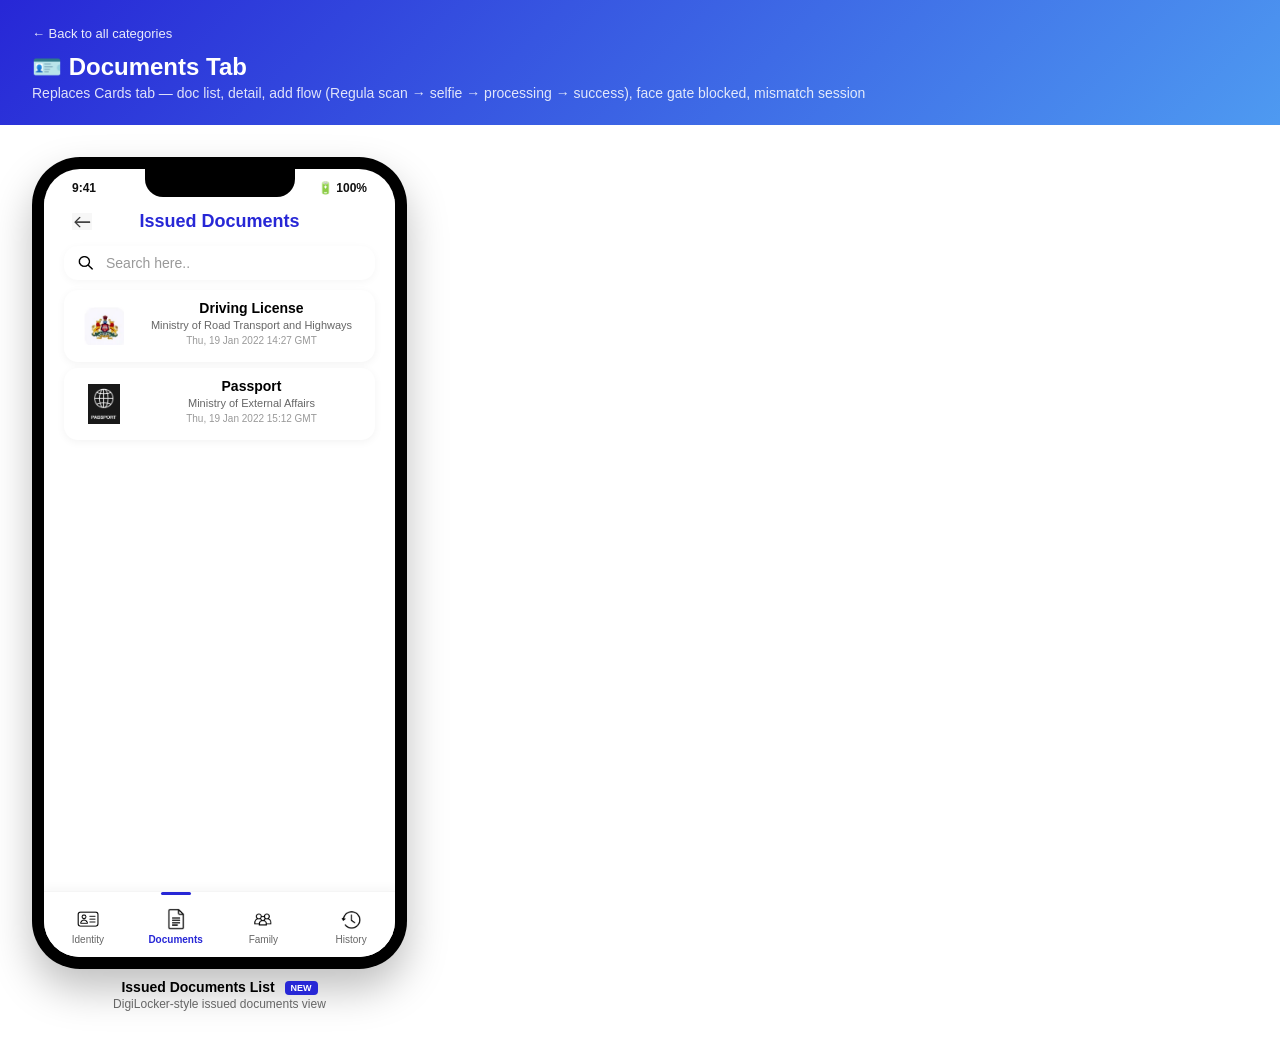
<file: 03-documents.html>
<!DOCTYPE html>
<html lang="en">
<head>
<meta charset="UTF-8">
<title>Truepas — Documents Tab</title>
<link rel="stylesheet" href="styles.css">
</head>
<body>
  <div class="page-header">
    <a class="back-link" href="index.html">← Back to all categories</a>
    <h1>🪪 Documents Tab</h1>
    <p>Replaces Cards tab — doc list, detail, add flow (Regula scan → selfie → processing → success), face gate blocked, mismatch session</p>
  </div>

  <div class="gallery">

    <!-- ISSUED DOCUMENTS LIST -->
    <div class="screen-block">
      <div class="phone"><div class="phone-screen">
        <div class="notch"></div>
        <div class="status-row"><span>9:41</span><span>🔋 100%</span></div>
        <div class="screen-body" style="background:#ffffff; padding-bottom:20px;">
          <div class="issued-topbar">
            <div class="issued-back" style="display:flex; align-items:center; justify-content:center;"><img src="images/backarrow.png" alt="Back" onerror="this.parentNode.textContent='‹';" style="width:20px; height:20px; object-fit:contain; display:block;"></div>
            <div class="issued-title">Issued Documents</div>
            <div class="issued-spacer"></div>
          </div>

          <div class="search-bar">
            <span class="search-icon"><img src="images/searchicon.png" alt="Search" onerror="this.parentNode.textContent='🔍';" style="width:16px; height:16px; object-fit:contain; display:block; margin:0 auto;"></span>
            <input type="text" class="search-input" placeholder="Search here..">
          </div>

          <div class="issued-list">
            <div class="issued-doc">
              <div class="logo" style="background:#ffffff; color:#000000;">
                <img src="images/DL.png" alt="DL" onerror="this.parentNode.textContent='🚗';" style="width:100%; height:100%; object-fit:contain; padding:6px; display:block;">
              </div>
              <div class="body">
                <div class="name">Driving License</div>
                <div class="issuer">Ministry of Road Transport and Highways</div>
                <div class="date">Thu, 19 Jan 2022 14:27 GMT</div>
              </div>
            </div>
            <div class="issued-doc">
              <div class="logo" style="background:#ffffff; color:#000000;">
                <img src="images/Screenshot%202026-07-31%20181711.png" alt="Passport" onerror="this.parentNode.textContent='🛂';" style="width:100%; height:100%; object-fit:contain; padding:6px; display:block;">
              </div>
              <div class="body">
                <div class="name">Passport</div>
                <div class="issuer">Ministry of External Affairs</div>
                <div class="date">Thu, 19 Jan 2022 15:12 GMT</div>
              </div>
            </div>
          </div>
        </div>
        <div class="bottom-nav">
          <div class="item"><span class="icon"><img src="images/idcardicon.png" alt="Identity" style="width:22px; height:22px; object-fit:contain; display:block; margin:0 auto;"></span>Identity</div>
          <div class="item active"><span class="icon"><img src="images/documentsicon.png" alt="Documents" onerror="this.parentNode.textContent='🪪';" style="width:22px; height:22px; object-fit:contain; display:block; margin:0 auto;"></span>Documents</div>
          <div class="item"><span class="icon"><img src="images/familyicon2.png" alt="Family" style="width:1em; height:1em; object-fit:contain; vertical-align:middle;"></span>Family</div>
          <div class="item"><span class="icon"><img src="images/historyicon.png" alt="History" onerror="this.parentNode.textContent='🕓';" style="width:22px; height:22px; object-fit:contain; display:block; margin:0 auto;"></span>History</div>
        </div>
      </div></div>
      <div class="screen-label">Issued Documents List <span class="tag-new">NEW</span></div>
      <div class="screen-sub">DigiLocker-style issued documents view</div>
    </div>

  </div>
</body>
</html>
</file>
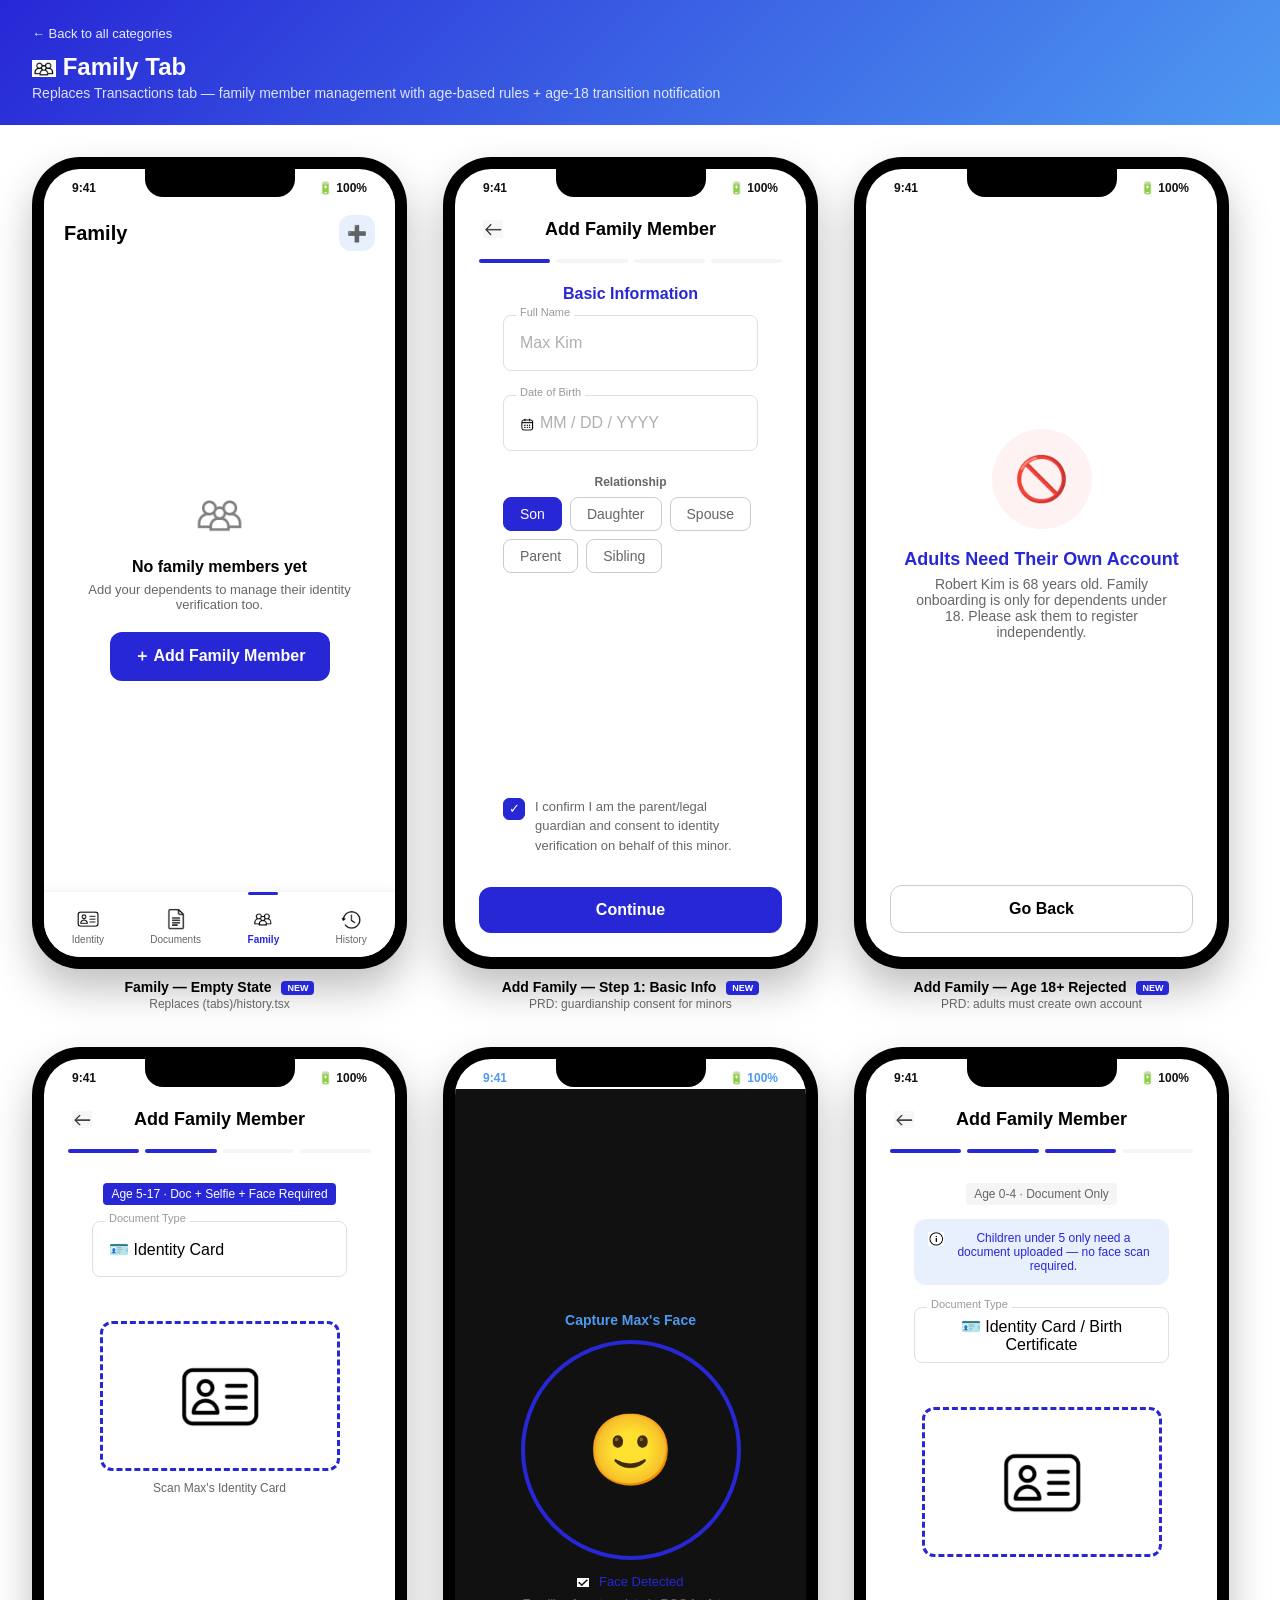
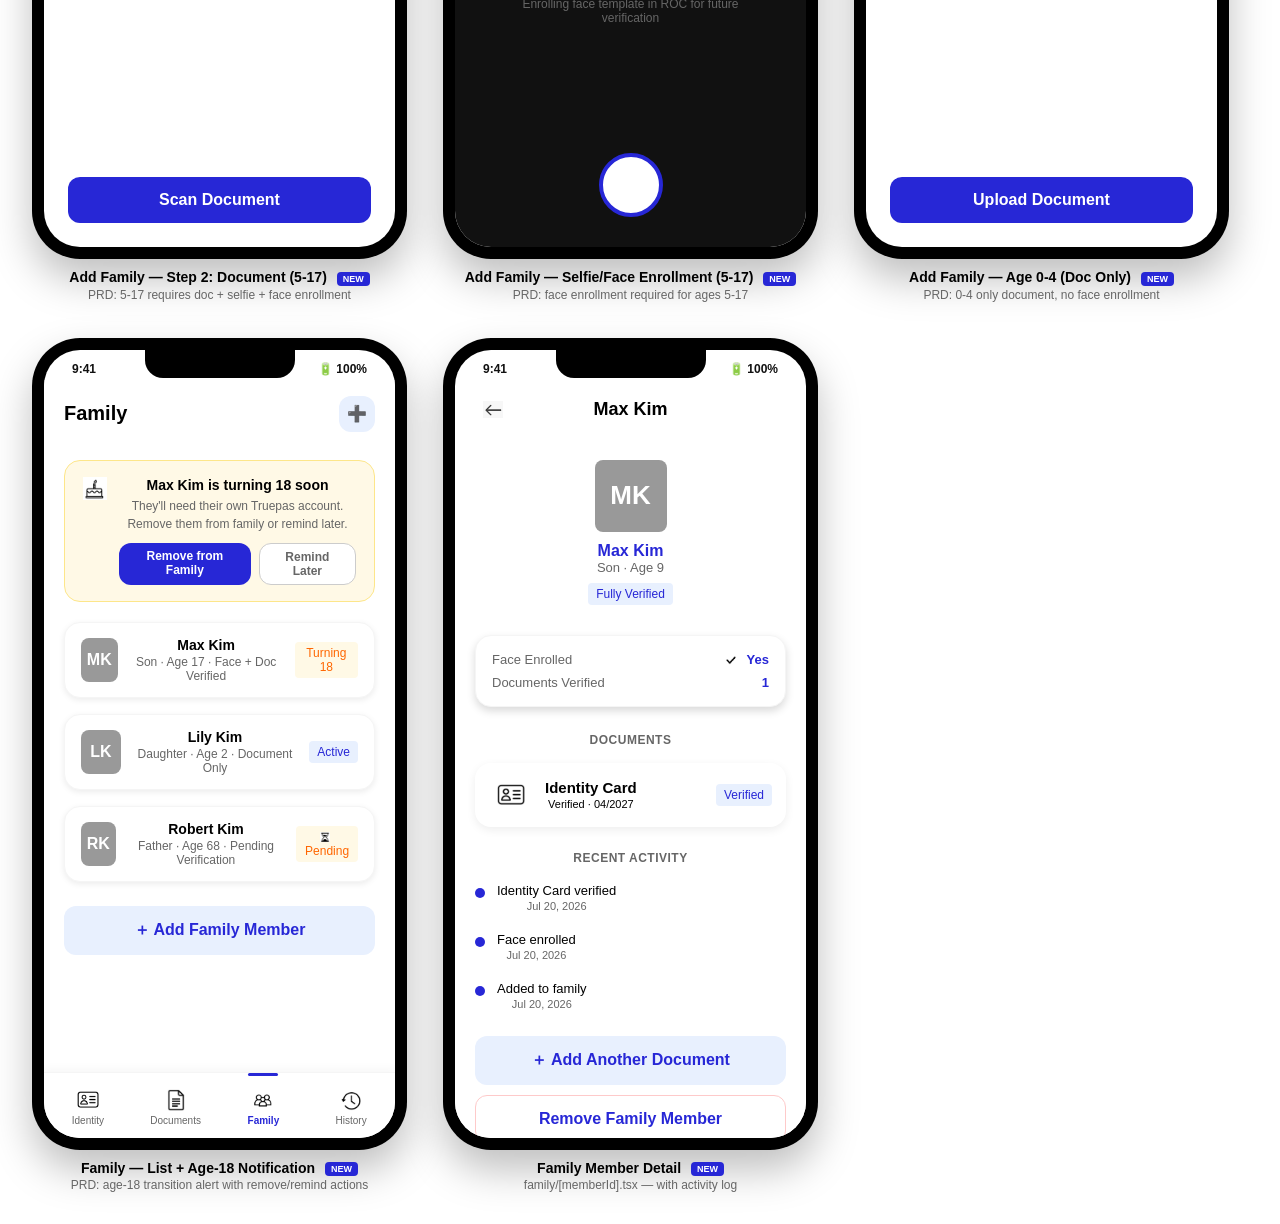
<file: 04-family.html>
<!DOCTYPE html>
<html lang="en">
<head>
<meta charset="UTF-8">
<title>Truepas — Family Tab</title>
<link rel="stylesheet" href="styles.css">
</head>
<body>
  <div class="page-header">
    <a class="back-link" href="index.html">← Back to all categories</a>
    <h1><img src="images/familyicon2.png" alt="Family" style="width:1em; height:1em; object-fit:contain; vertical-align:middle;"> Family Tab</h1>
    <p>Replaces Transactions tab — family member management with age-based rules + age-18 transition notification</p>
  </div>

  <div class="gallery">

    <!-- FAMILY LIST: EMPTY -->
    <div class="screen-block">
      <div class="phone"><div class="phone-screen">
        <div class="notch"></div>
        <div class="status-row"><span>9:41</span><span>🔋 100%</span></div>
        <div class="screen-body" style="background:#ffffff;">
          <div class="app-header">
            <div class="title" style="font-size:20px; font-weight:700;">Family</div>
            <div class="icon-btn" style="background:#e8f0fe; border:none;">➕</div>
          </div>
          <div class="empty-state">
            <div class="icon"><img src="images/familyicon2.png" alt="Family" style="width:1em; height:1em; object-fit:contain; vertical-align:middle;"></div>
            <div class="title">No family members yet</div>
            <div class="desc">Add your dependents to manage their identity verification too.</div>
            <div class="btn-primary" style="width:220px;">＋ Add Family Member</div>
          </div>
        </div>
        <div class="bottom-nav">
          <div class="item"><span class="icon"><img src="images/idcardicon.png" alt="Identity" style="width:22px; height:22px; object-fit:contain; display:block; margin:0 auto;"></span>Identity</div>
          <div class="item"><span class="icon"><img src="images/documentsicon.png" alt="Documents" onerror="this.parentNode.textContent='🪪';" style="width:22px; height:22px; object-fit:contain; display:block; margin:0 auto;"></span>Documents</div>
          <div class="item active"><span class="icon"><img src="images/familyicon2.png" alt="Family" style="width:1em; height:1em; object-fit:contain; vertical-align:middle;"></span>Family</div>
          <div class="item"><span class="icon"><img src="images/historyicon.png" alt="History" onerror="this.parentNode.textContent='🕓';" style="width:22px; height:22px; object-fit:contain; display:block; margin:0 auto;"></span>History</div>
        </div>
      </div></div>
      <div class="screen-label">Family — Empty State <span class="tag-new">NEW</span></div>
      <div class="screen-sub">Replaces (tabs)/history.tsx</div>
    </div>

    <!-- ADD FAMILY: STEP 1 BASIC INFO -->
    <div class="screen-block">
      <div class="phone"><div class="phone-screen">
        <div class="notch"></div>
        <div class="status-row"><span>9:41</span><span>🔋 100%</span></div>
        <div class="app-topbar">
          <div style="width:36px; height:36px; display:flex; align-items:center; justify-content:center;"><img src="images/backarrow.png" alt="Back" onerror="this.parentNode.textContent='‹';" style="width:20px; height:20px; object-fit:contain; display:block;"></div>
          <div class="title">Add Family Member</div>
          <div style="width:36px;"></div>
        </div>
        <div class="stepper">
          <div class="seg done"></div><div class="seg"></div><div class="seg"></div><div class="seg"></div>
        </div>
        <div class="screen-body" style="padding:0 24px;">
          <div style="padding:6px 0 12px;"><h2 style="margin:0; font-size:16px; font-weight:700; color:#2727d6;">Basic Information</h2></div>
          <div class="floating-input">
            <span class="label">Full Name</span>
            <span class="placeholder">Max Kim</span>
          </div>
          <div class="floating-input">
            <span class="label">Date of Birth</span>
            <span class="placeholder"><img src="images/calendaricon.png" alt="Calendar" onerror="this.style.display='none';" style="width:14px; height:14px; object-fit:contain; vertical-align:middle; display:inline-block; margin-right:6px;">MM / DD / YYYY</span>
          </div>
          <div style="font-size:12px; color:#666666; margin:0 24px 8px; font-weight:600;">Relationship</div>
          <div class="chip-row">
            <div class="chip selected">Son</div>
            <div class="chip">Daughter</div>
            <div class="chip">Spouse</div>
            <div class="chip">Parent</div>
            <div class="chip">Sibling</div>
          </div>
          <div style="flex:1;"></div>
          <div class="checkbox-row">
            <div class="checkbox-box checked">✓</div>
            <div class="txt">I confirm I am the parent/legal guardian and consent to identity verification on behalf of this minor.</div>
          </div>
          <div style="padding:16px 0 24px;"><div class="btn-primary">Continue</div></div>
        </div>
      </div></div>
      <div class="screen-label">Add Family — Step 1: Basic Info <span class="tag-new">NEW</span></div>
      <div class="screen-sub">PRD: guardianship consent for minors</div>
    </div>

    <!-- ADD FAMILY: AGE 18+ REJECTED -->
    <div class="screen-block">
      <div class="phone"><div class="phone-screen">
        <div class="notch"></div>
        <div class="status-row"><span>9:41</span><span>🔋 100%</span></div>
        <div class="center-col">
          <div class="shield-icon" style="background:#fef2f2;">🚫</div>
          <h2 style="font-size:18px; font-weight:700; margin:0 0 6px; color:#2727d6;">Adults Need Their Own Account</h2>
          <p style="font-size:14px; color:#666666; margin:0 0 16px; max-width:270px;">Robert Kim is 68 years old. Family onboarding is only for dependents under 18. Please ask them to register independently.</p>
        </div>
        <div style="padding:0 24px 24px;">
          <div class="btn-outline">Go Back</div>
        </div>
      </div></div>
      <div class="screen-label">Add Family — Age 18+ Rejected <span class="tag-new">NEW</span></div>
      <div class="screen-sub">PRD: adults must create own account</div>
    </div>

    <!-- ADD FAMILY: STEP 2 DOCUMENT (age 5-17) -->
    <div class="screen-block">
      <div class="phone"><div class="phone-screen">
        <div class="notch"></div>
        <div class="status-row"><span>9:41</span><span>🔋 100%</span></div>
        <div class="app-topbar">
          <div style="width:36px; height:36px; display:flex; align-items:center; justify-content:center;"><img src="images/backarrow.png" alt="Back" onerror="this.parentNode.textContent='‹';" style="width:20px; height:20px; object-fit:contain; display:block;"></div>
          <div class="title">Add Family Member</div>
          <div style="width:36px;"></div>
        </div>
        <div class="stepper">
          <div class="seg done"></div><div class="seg done"></div><div class="seg"></div><div class="seg"></div>
        </div>
        <div class="screen-body" style="padding:0 24px;">
          <div style="text-align:center; padding:16px 0 8px;">
            <span class="pill active">Age 5-17 · Doc + Selfie + Face Required</span>
          </div>
          <div class="floating-input" style="margin-top:12px;">
            <span class="label">Document Type</span>
            <span class="value">🪪 Identity Card</span>
          </div>
          <div class="doc-frame" style="width:240px; height:150px;"><img src="images/idcardicon.png" alt="ID Card" onerror="this.parentNode.textContent='🪪';" style="width:80px; height:80px; object-fit:contain; display:block; margin:0 auto;"></div>
          <div style="text-align:center; font-size:12px; color:#666666; margin-top:-10px;">Scan Max's Identity Card</div>
          <div style="flex:1;"></div>
          <div style="padding:16px 0 24px;"><div class="btn-primary">Scan Document</div></div>
        </div>
      </div></div>
      <div class="screen-label">Add Family — Step 2: Document (5-17) <span class="tag-new">NEW</span></div>
      <div class="screen-sub">PRD: 5-17 requires doc + selfie + face enrollment</div>
    </div>

    <!-- ADD FAMILY: STEP 3 SELFIE + FACE ENROLLMENT (5-17) -->
    <div class="screen-block">
      <div class="phone"><div class="phone-screen">
        <div class="notch"></div>
        <div class="status-row" style="color:#4e9af1;"><span>9:41</span><span>🔋 100%</span></div>
        <div style="flex:1; background:#111111; display:flex; flex-direction:column; align-items:center; justify-content:center; position:relative;">
          <div style="color:#4e9af1; font-size:14px; font-weight:600; margin-bottom:12px;">Capture Max's Face</div>
          <div style="width:220px; height:220px; border-radius:50%; border:4px solid #2727d6; display:flex; align-items:center; justify-content:center; font-size:70px;">🙂</div>
          <div style="color:#2727d6; font-size:13px; margin-top:14px;"><img src="images/checkicon.png" alt="✓" style="width:12px; height:12px; object-fit:contain; vertical-align:middle; display:inline-block; margin-right:6px;"> Face Detected</div>
          <div style="color:#666666; font-size:12px; margin-top:8px; max-width:240px; text-align:center;">Enrolling face template in ROC for future verification</div>
          <div style="position:absolute; bottom:30px; left:0; right:0; text-align:center;">
            <div style="width:64px; height:64px; border-radius:50%; background:#ffffff; border:4px solid #2727d6; margin:0 auto;"></div>
          </div>
        </div>
      </div></div>
      <div class="screen-label">Add Family — Selfie/Face Enrollment (5-17) <span class="tag-new">NEW</span></div>
      <div class="screen-sub">PRD: face enrollment required for ages 5-17</div>
    </div>

    <!-- ADD FAMILY: AGE 0-4 (DOC ONLY) -->
    <div class="screen-block">
      <div class="phone"><div class="phone-screen">
        <div class="notch"></div>
        <div class="status-row"><span>9:41</span><span>🔋 100%</span></div>
        <div class="app-topbar">
          <div style="width:36px; height:36px; display:flex; align-items:center; justify-content:center;"><img src="images/backarrow.png" alt="Back" onerror="this.parentNode.textContent='‹';" style="width:20px; height:20px; object-fit:contain; display:block;"></div>
          <div class="title">Add Family Member</div>
          <div style="width:36px;"></div>
        </div>
        <div class="stepper">
          <div class="seg done"></div><div class="seg done"></div><div class="seg done"></div><div class="seg"></div>
        </div>
        <div class="screen-body" style="padding:0 24px;">
          <div style="text-align:center; padding:16px 0 8px;">
            <span class="pill gray">Age 0-4 · Document Only</span>
          </div>
          <div class="info-banner">
            <span><img src="images/infoicon.png" alt="ℹ️" onerror="this.parentNode.textContent='ℹ️';" style="width:16px; height:16px; object-fit:contain; display:block;"></span><span>Children under 5 only need a document uploaded — no face scan required.</span>
          </div>
          <div class="floating-input" style="margin-top:12px;">
            <span class="label">Document Type</span>
            <span class="value">🪪 Identity Card / Birth Certificate</span>
          </div>
          <div class="doc-frame" style="width:240px; height:150px;"><img src="images/idcardicon.png" alt="ID Card" onerror="this.parentNode.textContent='🪪';" style="width:80px; height:80px; object-fit:contain; display:block; margin:0 auto;"></div>
          <div style="flex:1;"></div>
          <div style="padding:16px 0 24px;"><div class="btn-primary">Upload Document</div></div>
        </div>
      </div></div>
      <div class="screen-label">Add Family — Age 0-4 (Doc Only) <span class="tag-new">NEW</span></div>
      <div class="screen-sub">PRD: 0-4 only document, no face enrollment</div>
    </div>

    <!-- FAMILY LIST: WITH MEMBERS + AGE-18 NOTIFICATION -->
    <div class="screen-block">
      <div class="phone"><div class="phone-screen">
        <div class="notch"></div>
        <div class="status-row"><span>9:41</span><span>🔋 100%</span></div>
        <div class="screen-body" style="background:#ffffff;">
          <div class="app-header">
            <div class="title" style="font-size:20px; font-weight:700;">Family</div>
            <div class="icon-btn" style="background:#e8f0fe; border:none;">➕</div>
          </div>

          <!-- Age-18 transition notification -->
          <div class="notification-card">
            <div class="icon"><img src="images/cakeicon.png" alt="Cake" onerror="this.parentNode.textContent='🎂';" style="width:1em; height:1em; object-fit:contain; display:block; margin:0 auto;"></div>
            <div>
              <div class="title">Max Kim is turning 18 soon</div>
              <div class="desc">They'll need their own Truepas account. Remove them from family or remind later.</div>
              <div style="display:flex; gap:8px; margin-top:10px;">
                <div style="background:#2727d6; color:#ffffff; border-radius:12px; padding:6px 14px; font-size:12px; font-weight:600;">Remove from Family</div>
                <div style="background:#ffffff; color:#666666; border:1px solid #cccccc; border-radius:12px; padding:6px 14px; font-size:12px; font-weight:600;">Remind Later</div>
              </div>
            </div>
          </div>

          <div class="family-card">
            <div class="avatar" style="width:44px; height:44px; font-size:16px;">MK</div>
            <div class="info">
              <div class="name">Max Kim</div>
              <div class="meta">Son · Age 17 · Face + Doc Verified</div>
            </div>
            <span class="pill warn" style="margin-left:auto;">Turning 18</span>
          </div>
          <div class="family-card">
            <div class="avatar" style="width:44px; height:44px; font-size:16px;">LK</div>
            <div class="info">
              <div class="name">Lily Kim</div>
              <div class="meta">Daughter · Age 2 · Document Only</div>
            </div>
            <span class="pill" style="margin-left:auto;">Active</span>
          </div>
          <div class="family-card">
            <div class="avatar" style="width:44px; height:44px; font-size:16px;">RK</div>
            <div class="info">
              <div class="name">Robert Kim</div>
              <div class="meta">Father · Age 68 · Pending Verification</div>
            </div>
            <span class="pill warn" style="margin-left:auto;"><img src="images/hourglassicon.png" alt="⏳" onerror="this.style.display='none';" style="width:10px; height:10px; object-fit:contain; vertical-align:middle; display:inline-block; margin-right:4px;">Pending</span>
          </div>
          <div style="padding:16px 20px;"><div class="btn-secondary">＋ Add Family Member</div></div>
        </div>
        <div class="bottom-nav">
          <div class="item"><span class="icon"><img src="images/idcardicon.png" alt="Identity" style="width:22px; height:22px; object-fit:contain; display:block; margin:0 auto;"></span>Identity</div>
          <div class="item"><span class="icon"><img src="images/documentsicon.png" alt="Documents" onerror="this.parentNode.textContent='🪪';" style="width:22px; height:22px; object-fit:contain; display:block; margin:0 auto;"></span>Documents</div>
          <div class="item active"><span class="icon"><img src="images/familyicon2.png" alt="Family" style="width:1em; height:1em; object-fit:contain; vertical-align:middle;"></span>Family</div>
          <div class="item"><span class="icon"><img src="images/historyicon.png" alt="History" onerror="this.parentNode.textContent='🕓';" style="width:22px; height:22px; object-fit:contain; display:block; margin:0 auto;"></span>History</div>
        </div>
      </div></div>
      <div class="screen-label">Family — List + Age-18 Notification <span class="tag-new">NEW</span></div>
      <div class="screen-sub">PRD: age-18 transition alert with remove/remind actions</div>
    </div>

    <!-- FAMILY MEMBER DETAIL -->
    <div class="screen-block">
      <div class="phone"><div class="phone-screen">
        <div class="notch"></div>
        <div class="status-row"><span>9:41</span><span>🔋 100%</span></div>
        <div class="app-topbar">
          <div style="width:36px; height:36px; display:flex; align-items:center; justify-content:center;"><img src="images/backarrow.png" alt="Back" onerror="this.parentNode.textContent='‹';" style="width:20px; height:20px; object-fit:contain; display:block;"></div>
          <div class="title">Max Kim</div>
          <div style="width:36px;"></div>
        </div>
        <div class="screen-body" style="background:#ffffff;">
          <div style="text-align:center; padding:20px 0;">
            <div class="avatar" style="width:72px; height:72px; font-size:26px; margin:0 auto 10px;">MK</div>
            <div style="font-size:16px; font-weight:700; color:#2727d6;">Max Kim</div>
            <div style="font-size:13px; color:#666666;">Son · Age 9</div>
            <span class="pill" style="margin-top:8px; display:inline-block;">Fully Verified</span>
          </div>
          <div class="card">
            <div class="row-between" style="margin-bottom:8px;">
              <span style="font-size:13px; color:#666666;">Face Enrolled</span>
              <span style="font-size:13px; color:#2727d6; font-weight:700;"><img src="images/checkicon.png" alt="✓" style="width:12px; height:12px; object-fit:contain; vertical-align:middle; display:inline-block; margin-right:6px;"> Yes</span>
            </div>
            <div class="row-between">
              <span style="font-size:13px; color:#666666;">Documents Verified</span>
              <span style="font-size:13px; color:#2727d6; font-weight:700;">1</span>
            </div>
          </div>
          <div class="section-title">Documents</div>
          <div class="doc-card">
            <div class="icon-wrap"><img src="images/idcardicon.png" alt="ID Card" onerror="this.parentNode.textContent='🪪';" style="width:28px; height:28px; object-fit:contain; display:block; margin:0 auto;"></div>
            <div class="info"><div class="name">Identity Card</div><div class="meta">Verified · 04/2027</div></div>
            <span class="pill" style="margin-left:auto;">Verified</span>
          </div>
          <div class="section-title">Recent Activity</div>
          <div class="activity-item">
            <div class="dot success"></div>
            <div class="text"><div class="t1">Identity Card verified</div><div class="t2">Jul 20, 2026</div></div>
          </div>
          <div class="activity-item">
            <div class="dot success"></div>
            <div class="text"><div class="t1">Face enrolled</div><div class="t2">Jul 20, 2026</div></div>
          </div>
          <div class="activity-item">
            <div class="dot"></div>
            <div class="text"><div class="t1">Added to family</div><div class="t2">Jul 20, 2026</div></div>
          </div>
          <div style="flex:1;"></div>
          <div style="padding:16px 20px 24px;">
            <div class="btn-secondary">＋ Add Another Document</div>
            <div class="btn-outline" style="margin-top:10px; color:#2727d6; border-color:#fecaca;">Remove Family Member</div>
          </div>
        </div>
      </div></div>
      <div class="screen-label">Family Member Detail <span class="tag-new">NEW</span></div>
      <div class="screen-sub">family/[memberId].tsx — with activity log</div>
    </div>



  </div>
</body>
</html>
</file>
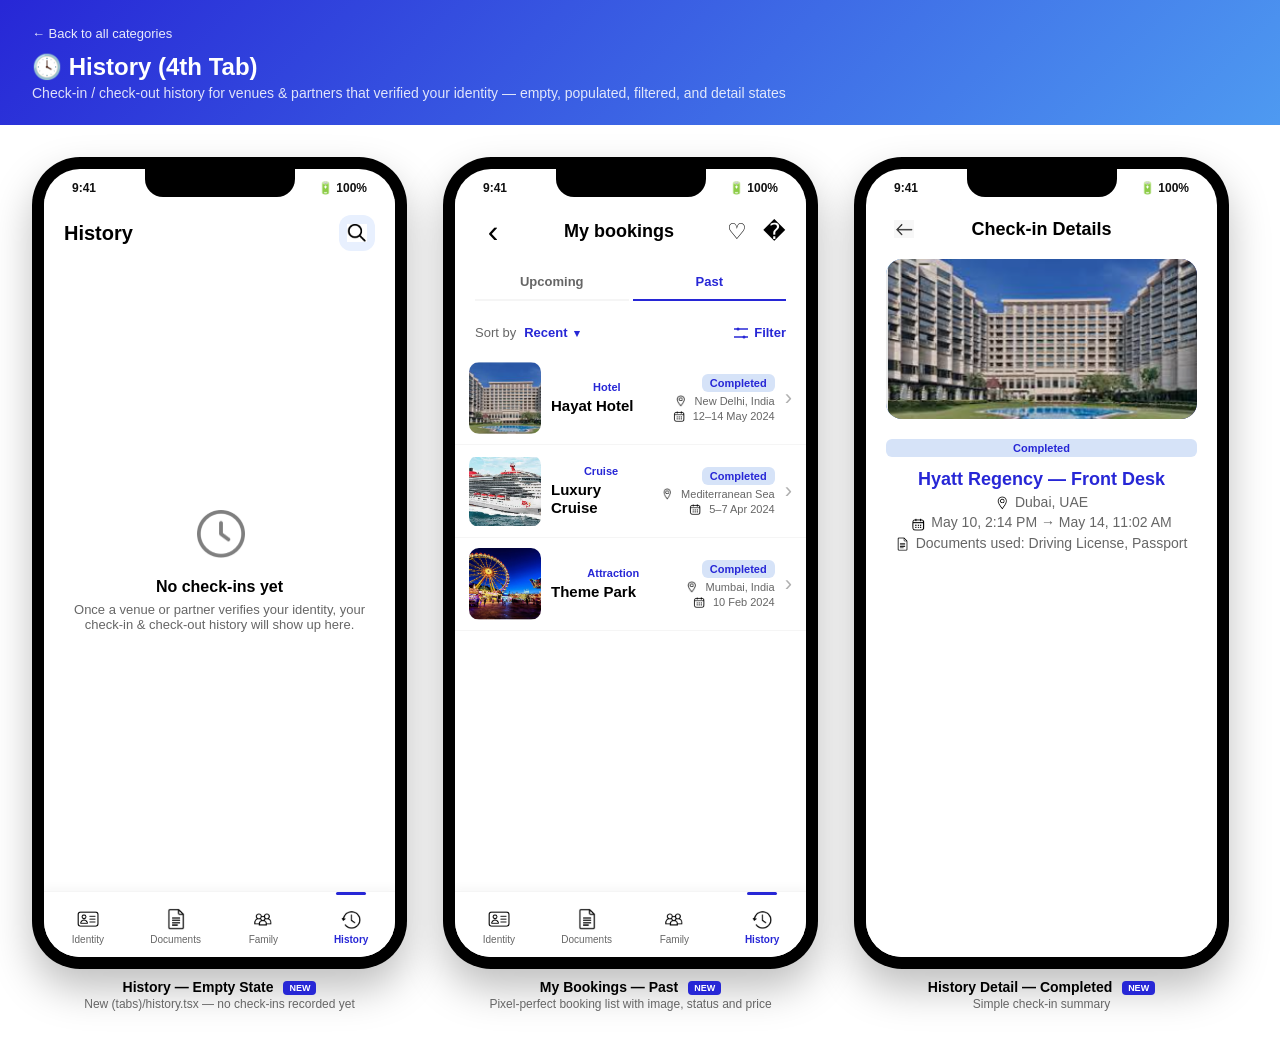
<file: 05-history.html>
<!DOCTYPE html>
<html lang="en">
<head>
<meta charset="UTF-8">
<title>Truepas — History Tab</title>
<link rel="stylesheet" href="styles.css">
</head>
<body>
  <div class="page-header">
    <a class="back-link" href="index.html">← Back to all categories</a>
    <h1>🕓 History (4th Tab)</h1>
    <p>Check-in / check-out history for venues & partners that verified your identity — empty, populated, filtered, and detail states</p>
  </div>

  <div class="gallery">
    <!-- HISTORY: EMPTY STATE -->
    <div class="screen-block">
      <div class="phone"><div class="phone-screen">
        <div class="notch"></div>
        <div class="status-row"><span>9:41</span><span>🔋 100%</span></div>
        <div class="screen-body" style="background:#ffffff;">
          <div class="app-header">
            <div class="title" style="font-size:20px; font-weight:700;">History</div>
            <div class="icon-btn" style="background:#e8f0fe; border:none;"><img src="images/searchicon.png" alt="Search" onerror="this.parentNode.textContent='🔍';" style="width:20px; height:20px; object-fit:contain; display:block; margin:0 auto;"></div>
          </div>
          <div class="empty-state">
            <div class="icon"><img src="images/clockicon.png" alt="History" onerror="this.parentNode.textContent='🕓';" style="width:56px; height:56px; object-fit:contain; display:block; margin:0 auto;"></div>
            <div class="title">No check-ins yet</div>
            <div class="desc">Once a venue or partner verifies your identity, your check-in & check-out history will show up here.</div>
          </div>
        </div>
        <div class="bottom-nav">
          <div class="item"><span class="icon"><img src="images/idcardicon.png" alt="Identity" style="width:22px; height:22px; object-fit:contain; display:block; margin:0 auto;"></span>Identity</div>
          <div class="item"><span class="icon"><img src="images/documentsicon.png" alt="Documents" onerror="this.parentNode.textContent='🪪';" style="width:22px; height:22px; object-fit:contain; display:block; margin:0 auto;"></span>Documents</div>
          <div class="item"><span class="icon"><img src="images/familyicon2.png" alt="Family" style="width:1em; height:1em; object-fit:contain; vertical-align:middle;"></span>Family</div>
          <div class="item active"><span class="icon"><img src="images/historyicon.png" alt="History" onerror="this.parentNode.textContent='🕓';" style="width:22px; height:22px; object-fit:contain; display:block; margin:0 auto;"></span>History</div>
        </div>
      </div></div>
      <div class="screen-label">History — Empty State <span class="tag-new">NEW</span></div>
      <div class="screen-sub">New (tabs)/history.tsx — no check-ins recorded yet</div>
    </div>

    <!-- HISTORY: POPULATED LIST -->
    <div class="screen-block">
      <div class="phone"><div class="phone-screen">
        <div class="notch"></div>
        <div class="status-row"><span>9:41</span><span>🔋 100%</span></div>
        <div class="screen-body" style="background:#fff;">
          <div class="bookings-topbar">
            <div class="back">‹</div>
            <div class="title">My bookings</div>
            <div class="actions">
              <span class="icon">♡</span>
              <span class="icon">�</span>
            </div>
          </div>

          <div class="bookings-tabs">
            <div class="tab">Upcoming</div>
            <div class="tab active">Past</div>
          </div>

          <div class="bookings-sort-filter">
            <div class="sort">
              <span class="label">Sort by</span>
              <span class="value">Recent <span class="arrow">▾</span></span>
            </div>
            <div class="filter">
              <span class="icon"><svg width="14" height="12" viewBox="0 0 14 12" fill="none" stroke="#2727d6" stroke-width="1.6" stroke-linecap="round" style="display:block;"><line x1="0" y1="2" x2="14" y2="2"/><line x1="0" y1="10" x2="14" y2="10"/><circle cx="4" cy="2" r="1.5" fill="#2727d6" stroke="none"/><circle cx="10" cy="10" r="1.5" fill="#2727d6" stroke="none"/></svg></span>
              <span>Filter</span>
            </div>
          </div>


          <div class="booking-card">
            <div class="booking-thumb">
              <img src="images/hayat%20hotel.png" alt="Hotel" onerror="this.style.display='none'">
            </div>
            <div class="booking-info">
              <div class="booking-type">Hotel</div>
              <div class="booking-name">Hayat Hotel</div>
            </div>
            <div class="booking-side">
              <div class="booking-status completed">Completed</div>
              <div class="booking-loc"><img src="images/locationicon.png" alt="Location" onerror="this.style.display='none';" style="width:12px; height:12px; object-fit:contain; vertical-align:middle; display:inline-block; margin-right:4px;">New Delhi, India</div>
              <div class="booking-dates"><img src="images/calendaricon.png" alt="Calendar" onerror="this.style.display='none';" style="width:12px; height:12px; object-fit:contain; vertical-align:middle; display:inline-block; margin-right:4px;">12–14 May 2024</div>
            </div>
            <div class="booking-chevron">›</div>
          </div>

          <div class="booking-card">
            <div class="booking-thumb">
              <img src="images/cruise.png" alt="Cruise" onerror="this.style.display='none'">
            </div>
            <div class="booking-info">
              <div class="booking-type">Cruise</div>
              <div class="booking-name">Luxury Cruise</div>
            </div>
            <div class="booking-side">
              <div class="booking-status completed">Completed</div>
              <div class="booking-loc"><img src="images/locationicon.png" alt="Location" onerror="this.style.display='none';" style="width:12px; height:12px; object-fit:contain; vertical-align:middle; display:inline-block; margin-right:4px;">Mediterranean Sea</div>
              <div class="booking-dates"><img src="images/calendaricon.png" alt="Calendar" onerror="this.style.display='none';" style="width:12px; height:12px; object-fit:contain; vertical-align:middle; display:inline-block; margin-right:4px;">5–7 Apr 2024</div>
            </div>
            <div class="booking-chevron">›</div>
          </div>

          <div class="booking-card">
            <div class="booking-thumb">
              <img src="images/theme%20park.png" alt="Theme Park" onerror="this.style.display='none'">
            </div>
            <div class="booking-info">
              <div class="booking-type">Attraction</div>
              <div class="booking-name">Theme Park</div>
            </div>
            <div class="booking-side">
              <div class="booking-status completed">Completed</div>
              <div class="booking-loc"><img src="images/locationicon.png" alt="Location" onerror="this.style.display='none';" style="width:12px; height:12px; object-fit:contain; vertical-align:middle; display:inline-block; margin-right:4px;">Mumbai, India</div>
              <div class="booking-dates"><img src="images/calendaricon.png" alt="Calendar" onerror="this.style.display='none';" style="width:12px; height:12px; object-fit:contain; vertical-align:middle; display:inline-block; margin-right:4px;">10 Feb 2024</div>
            </div>
            <div class="booking-chevron">›</div>
          </div>

          <div style="height:80px;"></div>
        </div>
        <div class="bottom-nav">
          <div class="item"><span class="icon"><img src="images/idcardicon.png" alt="Identity" style="width:22px; height:22px; object-fit:contain; display:block; margin:0 auto;"></span>Identity</div>
          <div class="item"><span class="icon"><img src="images/documentsicon.png" alt="Documents" onerror="this.parentNode.textContent='🪪';" style="width:22px; height:22px; object-fit:contain; display:block; margin:0 auto;"></span>Documents</div>
          <div class="item"><span class="icon"><img src="images/familyicon2.png" alt="Family" style="width:1em; height:1em; object-fit:contain; vertical-align:middle;"></span>Family</div>
          <div class="item active"><span class="icon"><img src="images/historyicon.png" alt="History" onerror="this.parentNode.textContent='🕓';" style="width:22px; height:22px; object-fit:contain; display:block; margin:0 auto;"></span>History</div>
        </div>
      </div></div>
      <div class="screen-label">My Bookings — Past <span class="tag-new">NEW</span></div>
      <div class="screen-sub">Pixel-perfect booking list with image, status and price</div>
    </div>

    <!-- HISTORY DETAIL: COMPLETED CHECK-IN -->
    <div class="screen-block">
      <div class="phone"><div class="phone-screen">
        <div class="notch"></div>
        <div class="status-row"><span>9:41</span><span>🔋 100%</span></div>
        <div class="app-topbar">
          <div style="width:36px; height:36px; display:flex; align-items:center; justify-content:center;"><img src="images/backarrow.png" alt="Back" onerror="this.parentNode.textContent='‹';" style="width:20px; height:20px; object-fit:contain; display:block;"></div>
          <div class="title">Check-in Details</div>
          <div style="width:36px;"></div>
        </div>
        <div class="screen-body" style="background:#fff;">
          <div style="height:160px; margin:0 20px; border-radius:16px; display:flex; align-items:center; justify-content:center; font-size:48px; color:#fff; position:relative; overflow:hidden; background:linear-gradient(135deg,#4e9af1,#1b1b9e);">🏨<img src="images/hayat%20hotel.png" alt="Hotel" onerror="this.style.display='none'" style="position:absolute; top:0; left:0; width:100%; height:100%; object-fit:cover;"></div>

          <div style="padding:20px;">
            <div class="booking-status completed" style="margin-bottom:12px;">Completed</div>
            <div style="font-size:18px; font-weight:700; color:#2727d6; margin-bottom:4px;">Hyatt Regency — Front Desk</div>
            <div style="font-size:14px; color:#666666; margin-bottom:4px;"><img src="images/locationicon.png" alt="Location" onerror="this.style.display='none';" style="width:14px; height:14px; object-fit:contain; vertical-align:middle; display:inline-block; margin-right:6px;">Dubai, UAE</div>
            <div style="font-size:14px; color:#666666;"><img src="images/calendaricon.png" alt="Calendar" onerror="this.style.display='none';" style="width:14px; height:14px; object-fit:contain; vertical-align:middle; display:inline-block; margin-right:6px;">May 10, 2:14 PM → May 14, 11:02 AM</div>
            <div style="font-size:14px; color:#666666; margin-top:4px;"><img src="images/documentsicon.png" alt="Documents" onerror="this.style.display='none';" style="width:14px; height:14px; object-fit:contain; vertical-align:middle; display:inline-block; margin-right:6px;">Documents used: Driving License, Passport</div>
          </div>
        </div>
      </div></div>
      <div class="screen-label">History Detail — Completed <span class="tag-new">NEW</span></div>
      <div class="screen-sub">Simple check-in summary</div>
    </div>


  </div>
</body>
</html>
</file>
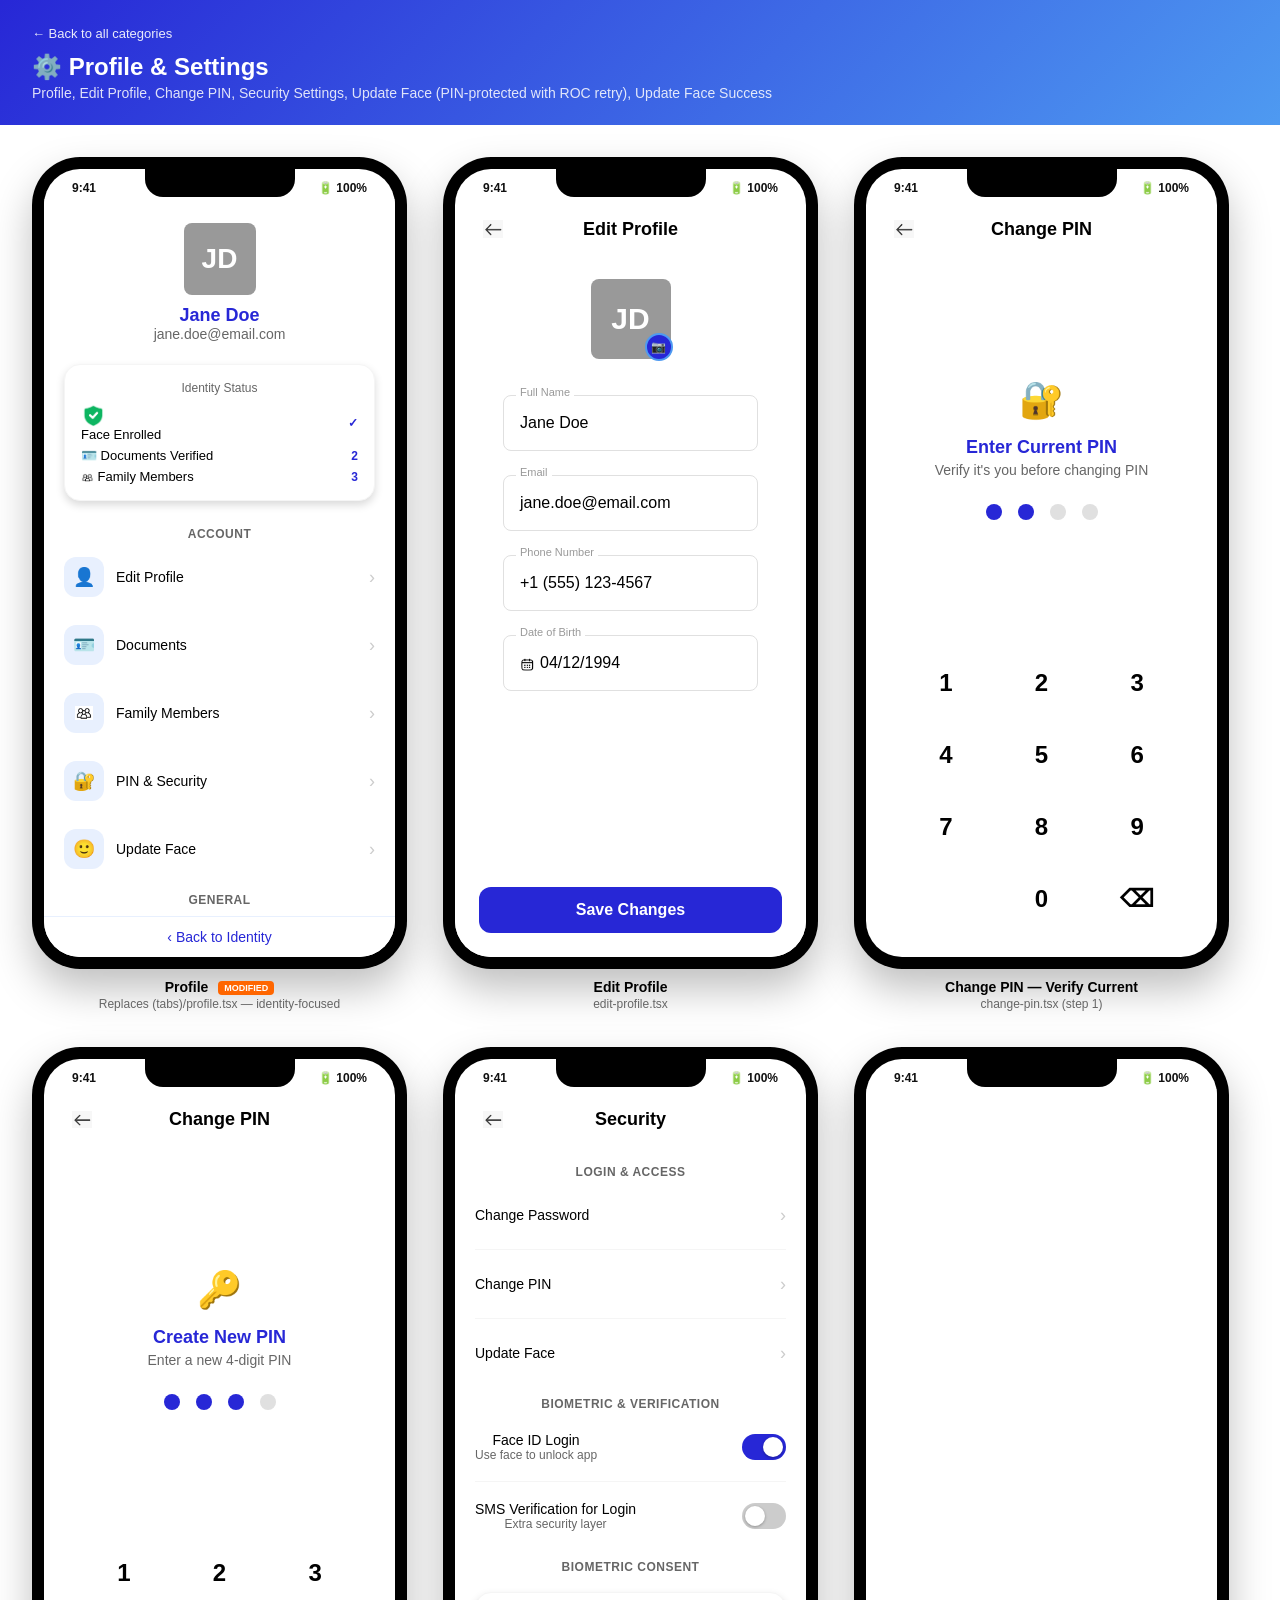
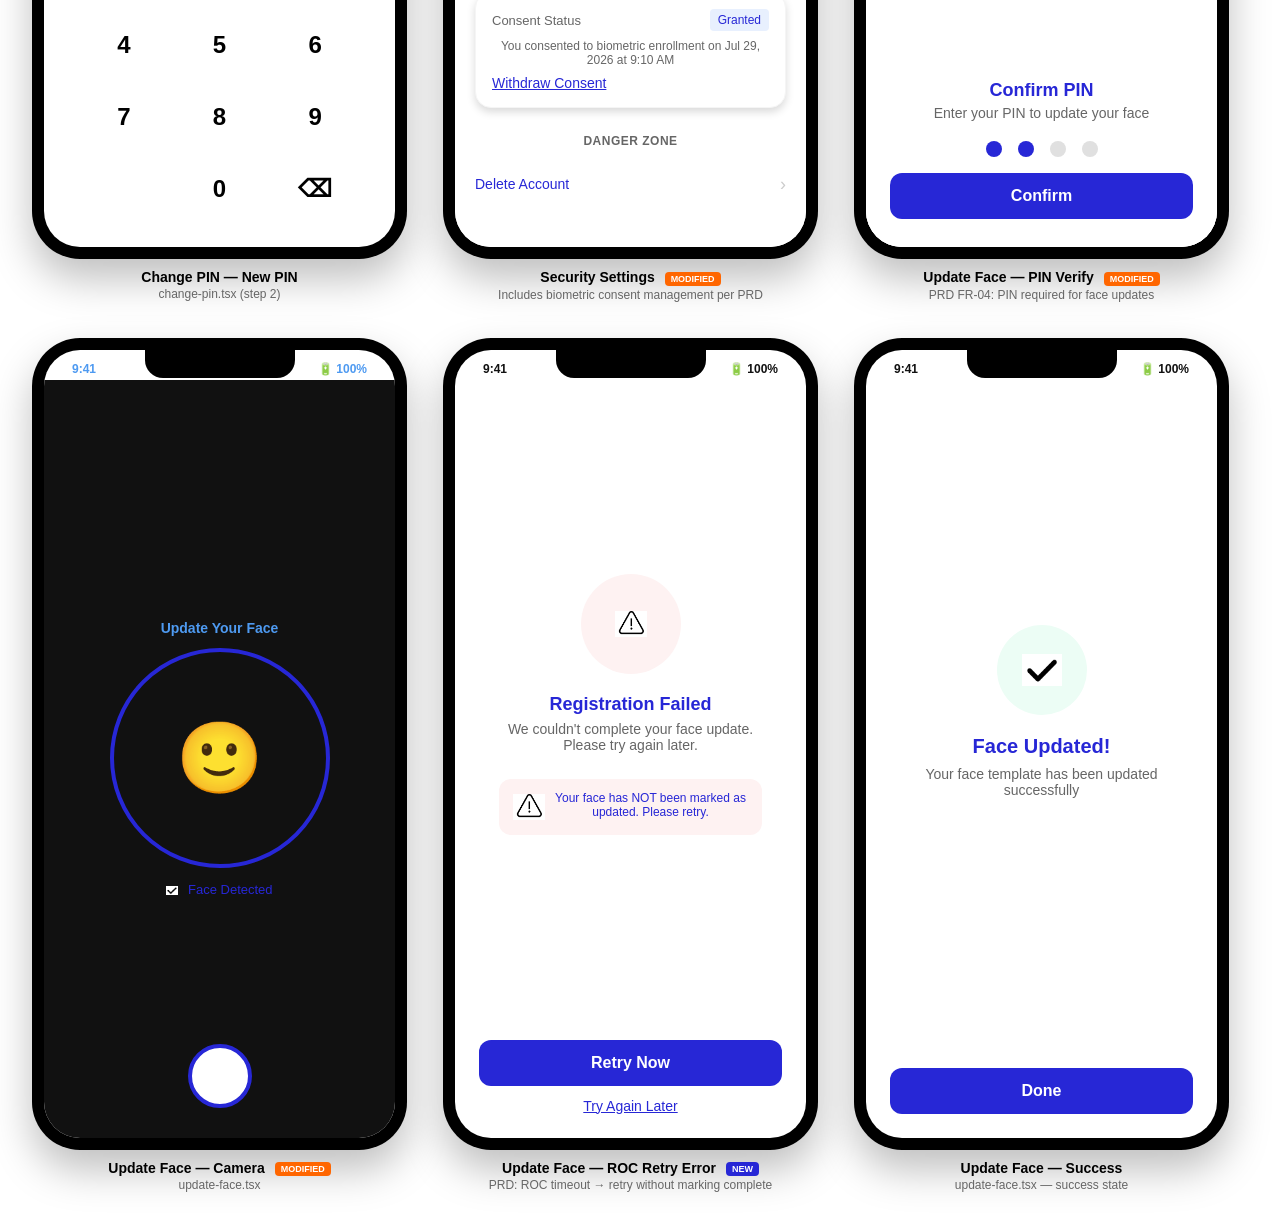
<file: 06-profile-settings.html>
<!DOCTYPE html>
<html lang="en">
<head>
<meta charset="UTF-8">
<title>Truepas — Profile & Settings</title>
<link rel="stylesheet" href="styles.css">
</head>
<body>
  <div class="page-header">
    <a class="back-link" href="index.html">← Back to all categories</a>
    <h1>⚙️ Profile & Settings</h1>
    <p>Profile, Edit Profile, Change PIN, Security Settings, Update Face (PIN-protected with ROC retry), Update Face Success</p>
  </div>

  <div class="gallery">

    <!-- PROFILE -->
    <div class="screen-block">
      <div class="phone"><div class="phone-screen">
        <div class="notch"></div>
        <div class="status-row"><span>9:41</span><span>🔋 100%</span></div>
        <div class="screen-body" style="background:#ffffff;">
          <div style="text-align:center; padding:24px 20px 12px;">
            <div class="avatar" style="width:72px; height:72px; font-size:28px; margin:0 auto 10px;">JD</div>
            <div style="font-size:18px; font-weight:700; color:#2727d6;">Jane Doe</div>
            <div style="font-size:14px; color:#666666;">jane.doe@email.com</div>
          </div>
          <!-- Identity status summary -->
          <div class="card">
            <div style="font-size:12px; color:#666666; margin-bottom:8px;">Identity Status</div>
            <div class="row-between" style="margin-bottom:6px;">
              <span style="font-size:13px;"><img src="images/shieldicon.png" alt="🛡️" onerror="this.parentNode.textContent='🛡️';" style="width:24px; height:24px; object-fit:contain; display:block;"> Face Enrolled</span>
              <span style="font-size:12px; color:#2727d6; font-weight:600;">✓</span>
            </div>
            <div class="row-between" style="margin-bottom:6px;">
              <span style="font-size:13px;">🪪 Documents Verified</span>
              <span style="font-size:12px; color:#2727d6; font-weight:600;">2</span>
            </div>
            <div class="row-between">
              <span style="font-size:13px;"><img src="images/familyicon2.png" alt="Family" style="width:1em; height:1em; object-fit:contain; vertical-align:middle;"> Family Members</span>
              <span style="font-size:12px; color:#2727d6; font-weight:600;">3</span>
            </div>
          </div>
          <!-- Account section -->
          <div class="section-title">Account</div>
          <div class="list-item"><div class="icon-wrap">👤</div><div class="text"><div class="t1">Edit Profile</div></div><span class="chevron">›</span></div>
          <div class="divider"></div>
          <div class="list-item"><div class="icon-wrap">🪪</div><div class="text"><div class="t1">Documents</div></div><span class="chevron">›</span></div>
          <div class="divider"></div>
          <div class="list-item"><div class="icon-wrap"><img src="images/familyicon2.png" alt="Family" style="width:1em; height:1em; object-fit:contain; vertical-align:middle;"></div><div class="text"><div class="t1">Family Members</div></div><span class="chevron">›</span></div>
          <div class="divider"></div>
          <div class="list-item"><div class="icon-wrap">🔐</div><div class="text"><div class="t1">PIN & Security</div></div><span class="chevron">›</span></div>
          <div class="divider"></div>
          <div class="list-item"><div class="icon-wrap">🙂</div><div class="text"><div class="t1">Update Face</div></div><span class="chevron">›</span></div>
          <!-- General section -->
          <div class="section-title">General</div>
          <div class="list-item"><div class="icon-wrap">📄</div><div class="text"><div class="t1">Data & Privacy</div></div><span class="chevron">›</span></div>
          <div class="divider"></div>
          <div class="list-item"><div class="icon-wrap">📋</div><div class="text"><div class="t1">Privacy Policy</div></div><span class="chevron">›</span></div>
          <div class="divider"></div>
          <div class="list-item"><div class="icon-wrap">📜</div><div class="text"><div class="t1">Terms of Service</div></div><span class="chevron">›</span></div>
          <div class="divider"></div>
          <div class="list-item"><div class="icon-wrap"><img src="images/infoicon.png" alt="ℹ️" onerror="this.parentNode.textContent='ℹ️';" style="width:16px; height:16px; object-fit:contain; display:block;"></div><div class="text"><div class="t1">About Truepas</div></div><span class="chevron">›</span></div>
          <div class="divider"></div>
          <div class="list-item"><div class="icon-wrap">🚪</div><div class="text"><div class="t1" style="color:#2727d6;">Log Out</div></div></div>
          <div style="height:100px;"></div>
        </div>
        <div style="padding:12px 20px; border-top:1px solid #e8f0fe; background:#ffffff;">
          <div style="text-align:center; font-size:14px; color:#2727d6; font-weight:500;">‹ Back to Identity</div>
        </div>
      </div></div>
      <div class="screen-label">Profile <span class="tag-mod">MODIFIED</span></div>
      <div class="screen-sub">Replaces (tabs)/profile.tsx — identity-focused</div>
    </div>

    <!-- EDIT PROFILE -->
    <div class="screen-block">
      <div class="phone"><div class="phone-screen">
        <div class="notch"></div>
        <div class="status-row"><span>9:41</span><span>🔋 100%</span></div>
        <div class="app-topbar">
          <div style="width:36px; height:36px; display:flex; align-items:center; justify-content:center;"><img src="images/backarrow.png" alt="Back" onerror="this.parentNode.textContent='‹';" style="width:20px; height:20px; object-fit:contain; display:block;"></div>
          <div class="title">Edit Profile</div>
          <div style="width:36px;"></div>
        </div>
        <div class="screen-body" style="background:#ffffff; padding:0 24px;">
          <div style="text-align:center; padding:20px 0;">
            <div class="avatar" style="width:80px; height:80px; font-size:30px; margin:0 auto; position:relative;">JD
              <div style="position:absolute; bottom:-2px; right:-2px; width:28px; height:28px; background:#2727d6; border-radius:50%; border:2px solid #4e9af1; display:flex; align-items:center; justify-content:center; font-size:12px; color:#4e9af1;">📷</div>
            </div>
          </div>
          <div class="floating-input" style="margin-top:16px;">
            <span class="label">Full Name</span>
            <span class="value">Jane Doe</span>
          </div>
          <div class="floating-input">
            <span class="label">Email</span>
            <span class="value">jane.doe@email.com</span>
          </div>
          <div class="floating-input">
            <span class="label">Phone Number</span>
            <span class="value">+1 (555) 123-4567</span>
          </div>
          <div class="floating-input">
            <span class="label">Date of Birth</span>
            <span class="value"><img src="images/calendaricon.png" alt="Calendar" onerror="this.style.display='none';" style="width:14px; height:14px; object-fit:contain; vertical-align:middle; display:inline-block; margin-right:6px;">04/12/1994</span>
          </div>
          <div style="flex:1;"></div>
          <div style="padding:16px 0 24px;"><div class="btn-primary">Save Changes</div></div>
        </div>
      </div></div>
      <div class="screen-label">Edit Profile</div>
      <div class="screen-sub">edit-profile.tsx</div>
    </div>

    <!-- CHANGE PIN -->
    <div class="screen-block">
      <div class="phone"><div class="phone-screen">
        <div class="notch"></div>
        <div class="status-row"><span>9:41</span><span>🔋 100%</span></div>
        <div class="app-topbar">
          <div style="width:36px; height:36px; display:flex; align-items:center; justify-content:center;"><img src="images/backarrow.png" alt="Back" onerror="this.parentNode.textContent='‹';" style="width:20px; height:20px; object-fit:contain; display:block;"></div>
          <div class="title">Change PIN</div>
          <div style="width:36px;"></div>
        </div>
        <div class="center-col">
          <div style="font-size:36px;">🔐</div>
          <h2 style="font-size:18px; font-weight:700; margin:16px 0 4px; color:#2727d6;">Enter Current PIN</h2>
          <p style="font-size:14px; color:#666666; margin:0 0 10px;">Verify it's you before changing PIN</p>
          <div class="pin-dots">
            <div class="pin-dot filled"></div>
            <div class="pin-dot filled"></div>
            <div class="pin-dot"></div>
            <div class="pin-dot"></div>
          </div>
        </div>
        <div class="pin-pad">
          <div>1</div><div>2</div><div>3</div>
          <div>4</div><div>5</div><div>6</div>
          <div>7</div><div>8</div><div>9</div>
          <div></div><div>0</div><div>⌫</div>
        </div>
      </div></div>
      <div class="screen-label">Change PIN — Verify Current</div>
      <div class="screen-sub">change-pin.tsx (step 1)</div>
    </div>

    <!-- CHANGE PIN: NEW PIN -->
    <div class="screen-block">
      <div class="phone"><div class="phone-screen">
        <div class="notch"></div>
        <div class="status-row"><span>9:41</span><span>🔋 100%</span></div>
        <div class="app-topbar">
          <div style="width:36px; height:36px; display:flex; align-items:center; justify-content:center;"><img src="images/backarrow.png" alt="Back" onerror="this.parentNode.textContent='‹';" style="width:20px; height:20px; object-fit:contain; display:block;"></div>
          <div class="title">Change PIN</div>
          <div style="width:36px;"></div>
        </div>
        <div class="center-col">
          <div style="font-size:36px;">🔑</div>
          <h2 style="font-size:18px; font-weight:700; margin:16px 0 4px; color:#2727d6;">Create New PIN</h2>
          <p style="font-size:14px; color:#666666; margin:0 0 10px;">Enter a new 4-digit PIN</p>
          <div class="pin-dots">
            <div class="pin-dot filled"></div>
            <div class="pin-dot filled"></div>
            <div class="pin-dot filled"></div>
            <div class="pin-dot"></div>
          </div>
        </div>
        <div class="pin-pad">
          <div>1</div><div>2</div><div>3</div>
          <div>4</div><div>5</div><div>6</div>
          <div>7</div><div>8</div><div>9</div>
          <div></div><div>0</div><div>⌫</div>
        </div>
      </div></div>
      <div class="screen-label">Change PIN — New PIN</div>
      <div class="screen-sub">change-pin.tsx (step 2)</div>
    </div>

    <!-- SECURITY SETTINGS -->
    <div class="screen-block">
      <div class="phone"><div class="phone-screen">
        <div class="notch"></div>
        <div class="status-row"><span>9:41</span><span>🔋 100%</span></div>
        <div class="app-topbar">
          <div style="width:36px; height:36px; display:flex; align-items:center; justify-content:center;"><img src="images/backarrow.png" alt="Back" onerror="this.parentNode.textContent='‹';" style="width:20px; height:20px; object-fit:contain; display:block;"></div>
          <div class="title">Security</div>
          <div style="width:36px;"></div>
        </div>
        <div class="screen-body" style="background:#ffffff;">
          <div class="section-title">Login & Access</div>
          <div class="list-item"><div class="text"><div class="t1">Change Password</div></div><span class="chevron">›</span></div>
          <div class="divider"></div>
          <div class="list-item"><div class="text"><div class="t1">Change PIN</div></div><span class="chevron">›</span></div>
          <div class="divider"></div>
          <div class="list-item"><div class="text"><div class="t1">Update Face</div></div><span class="chevron">›</span></div>
          <div class="section-title">Biometric & Verification</div>
          <div class="list-item">
            <div class="text"><div class="t1">Face ID Login</div><div class="t2">Use face to unlock app</div></div>
            <div class="toggle on" style="margin-left:auto;"><div class="knob"></div></div>
          </div>
          <div class="divider"></div>
          <div class="list-item">
            <div class="text"><div class="t1">SMS Verification for Login</div><div class="t2">Extra security layer</div></div>
            <div class="toggle" style="margin-left:auto;"><div class="knob"></div></div>
          </div>
          <div class="section-title">Biometric Consent</div>
          <div class="card">
            <div class="row-between">
              <span style="font-size:13px; color:#666666;">Consent Status</span>
              <span class="pill">Granted</span>
            </div>
            <div style="font-size:12px; color:#666666; margin-top:8px;">You consented to biometric enrollment on Jul 29, 2026 at 9:10 AM</div>
            <div class="btn-link" style="text-align:left; margin-top:8px;">Withdraw Consent</div>
          </div>
          <div class="section-title">Danger Zone</div>
          <div class="list-item"><div class="text"><div class="t1" style="color:#2727d6;">Delete Account</div></div><span class="chevron">›</span></div>
        </div>
      </div></div>
      <div class="screen-label">Security Settings <span class="tag-mod">MODIFIED</span></div>
      <div class="screen-sub">Includes biometric consent management per PRD</div>
    </div>

    <!-- UPDATE FACE: PIN VERIFY -->
    <div class="screen-block">
      <div class="phone"><div class="phone-screen">
        <div class="notch"></div>
        <div class="status-row"><span>9:41</span><span>🔋 100%</span></div>
        <div style="flex:1; position:relative; background:#ffffff;">
          <div style="position:absolute; bottom:0; left:0; right:0; background:#ffffff; border-radius:20px 20px 0 0; padding:28px 24px;">
            <h3 style="margin:0 0 4px; font-size:18px; font-weight:700; text-align:center; color:#2727d6;">Confirm PIN</h3>
            <p style="margin:0 0 20px; font-size:14px; color:#666666; text-align:center;">Enter your PIN to update your face</p>
            <div class="pin-dots">
              <div class="pin-dot filled"></div>
              <div class="pin-dot filled"></div>
              <div class="pin-dot"></div>
              <div class="pin-dot"></div>
            </div>
            <div class="btn-primary" style="margin-top:12px;">Confirm</div>
          </div>
        </div>
      </div></div>
      <div class="screen-label">Update Face — PIN Verify <span class="tag-mod">MODIFIED</span></div>
      <div class="screen-sub">PRD FR-04: PIN required for face updates</div>
    </div>

    <!-- UPDATE FACE: CAMERA -->
    <div class="screen-block">
      <div class="phone"><div class="phone-screen">
        <div class="notch"></div>
        <div class="status-row" style="color:#4e9af1;"><span>9:41</span><span>🔋 100%</span></div>
        <div style="flex:1; background:#111111; display:flex; flex-direction:column; align-items:center; justify-content:center; position:relative;">
          <div style="color:#4e9af1; font-size:14px; font-weight:600; margin-bottom:12px;">Update Your Face</div>
          <div style="width:220px; height:220px; border-radius:50%; border:4px solid #2727d6; display:flex; align-items:center; justify-content:center; font-size:70px;">🙂</div>
          <div style="color:#2727d6; font-size:13px; margin-top:14px;"><img src="images/checkicon.png" alt="✓" style="width:12px; height:12px; object-fit:contain; vertical-align:middle; display:inline-block; margin-right:6px;"> Face Detected</div>
          <div style="position:absolute; bottom:30px; left:0; right:0; text-align:center;">
            <div style="width:64px; height:64px; border-radius:50%; background:#ffffff; border:4px solid #2727d6; margin:0 auto;"></div>
          </div>
        </div>
      </div></div>
      <div class="screen-label">Update Face — Camera <span class="tag-mod">MODIFIED</span></div>
      <div class="screen-sub">update-face.tsx</div>
    </div>

    <!-- UPDATE FACE: ROC RETRY ERROR -->
    <div class="screen-block">
      <div class="phone"><div class="phone-screen">
        <div class="notch"></div>
        <div class="status-row"><span>9:41</span><span>🔋 100%</span></div>
        <div class="center-col">
          <div class="shield-icon" style="background:#fef2f2;"><img src="images/warningicon.png" alt="⚠️" onerror="this.parentNode.textContent='⚠️';" style="width:32px; height:32px; object-fit:contain; display:block;"></div>
          <h2 style="font-size:18px; font-weight:700; margin:0 0 6px; color:#2727d6;">Registration Failed</h2>
          <p style="font-size:14px; color:#666666; margin:0 0 16px; max-width:270px;">We couldn't complete your face update. Please try again later.</p>
          <div class="info-banner danger" style="max-width:280px;">
            <span><img src="images/warningicon.png" alt="⚠️" onerror="this.parentNode.textContent='⚠️';" style="width:32px; height:32px; object-fit:contain; display:block;"></span><span>Your face has NOT been marked as updated. Please retry.</span>
          </div>
        </div>
        <div style="padding:0 24px 24px;">
          <div class="btn-primary">Retry Now</div>
          <div class="btn-link" style="margin-top:12px;">Try Again Later</div>
        </div>
      </div></div>
      <div class="screen-label">Update Face — ROC Retry Error <span class="tag-new">NEW</span></div>
      <div class="screen-sub">PRD: ROC timeout → retry without marking complete</div>
    </div>

    <!-- UPDATE FACE: SUCCESS -->
    <div class="screen-block">
      <div class="phone"><div class="phone-screen">
        <div class="notch"></div>
        <div class="status-row"><span>9:41</span><span>🔋 100%</span></div>
        <div class="center-col">
          <div style="width:90px; height:90px; border-radius:50%; background:#ecfdf5; display:flex; align-items:center; justify-content:center; font-size:40px;"><img src="images/checkicon.png" alt="✅" onerror="this.parentNode.textContent='✅';" style="width:40px; height:40px; object-fit:contain; display:block;"></div>
          <h2 style="font-size:20px; font-weight:700; margin:20px 0 8px; color:#2727d6;">Face Updated!</h2>
          <p style="font-size:14px; color:#666666; margin:0 0 24px;">Your face template has been updated successfully</p>
        </div>
        <div style="padding:0 24px 24px;"><div class="btn-primary">Done</div></div>
      </div></div>
      <div class="screen-label">Update Face — Success</div>
      <div class="screen-sub">update-face.tsx — success state</div>
    </div>

  </div>
</body>
</html>
</file>
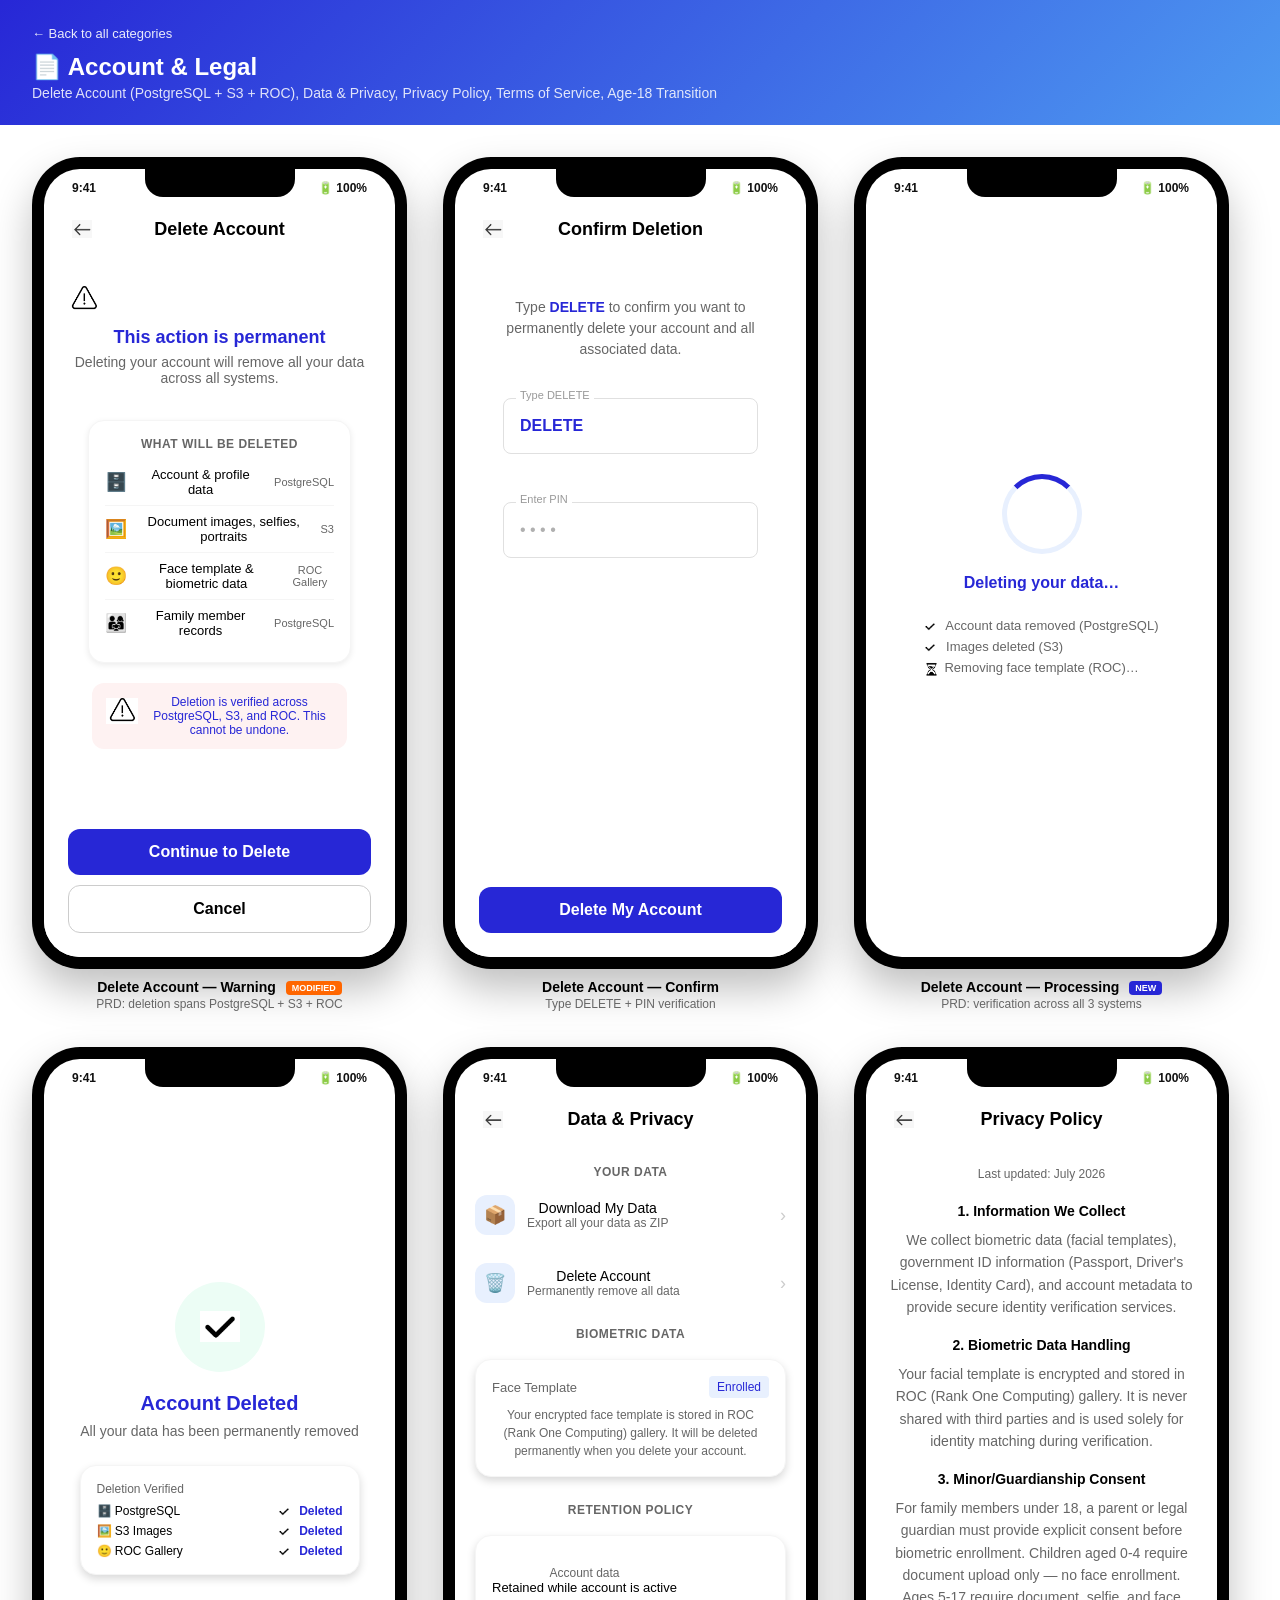
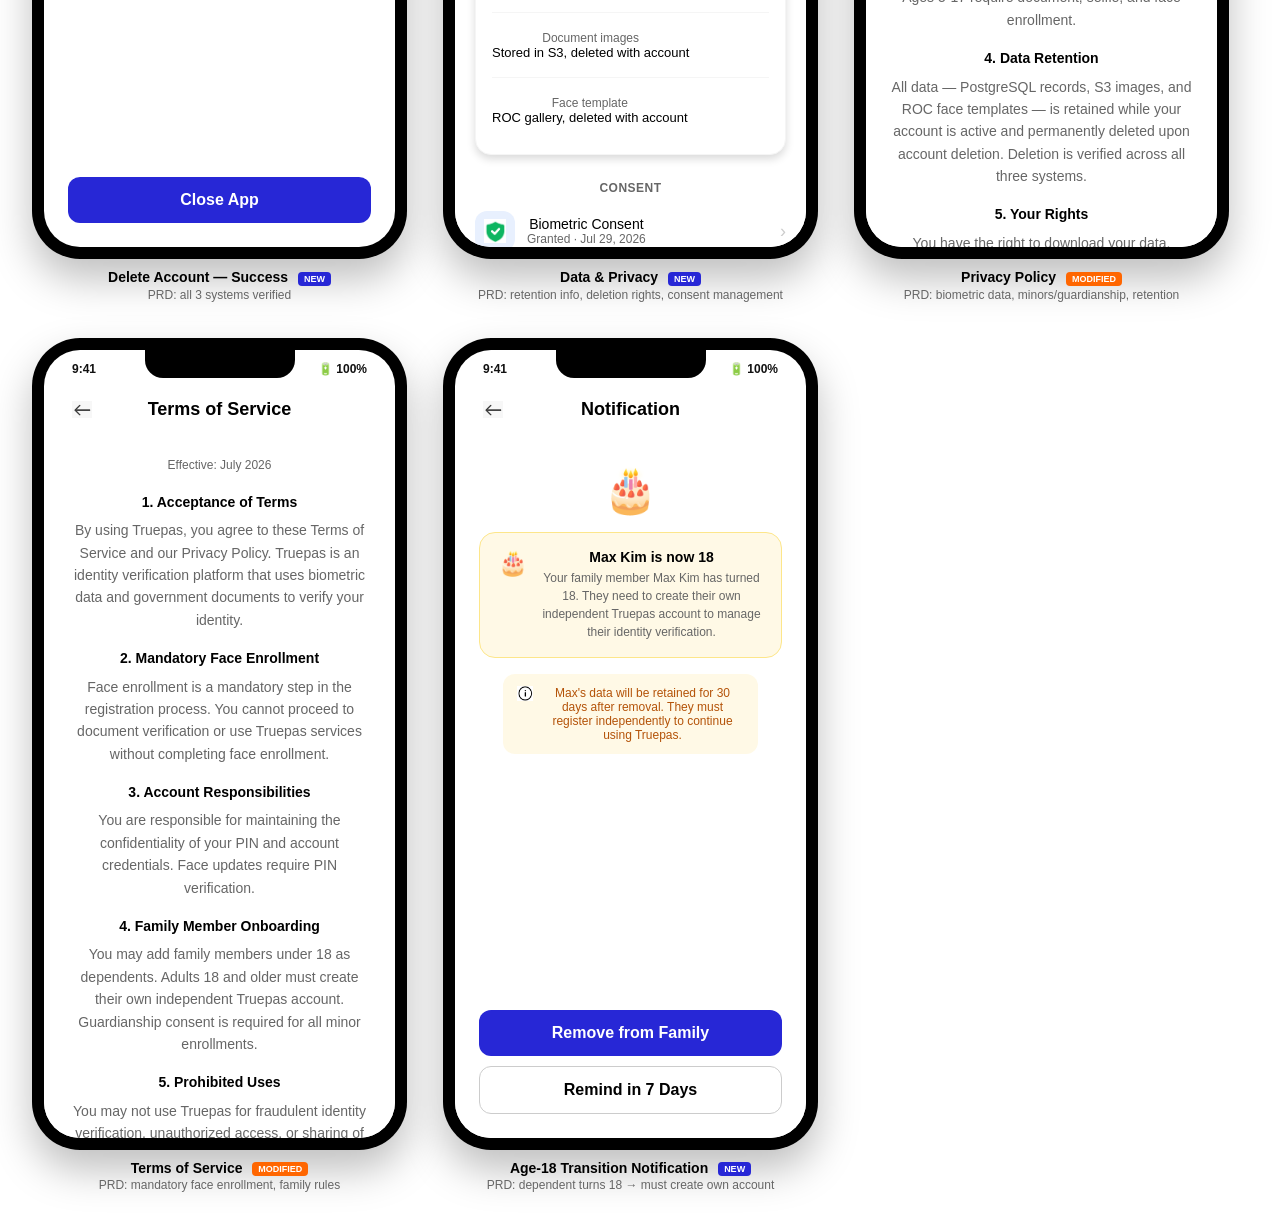
<file: 07-account-legal.html>
<!DOCTYPE html>
<html lang="en">
<head>
<meta charset="UTF-8">
<title>Truepas — Account & Legal</title>
<link rel="stylesheet" href="styles.css">
</head>
<body>
  <div class="page-header">
    <a class="back-link" href="index.html">← Back to all categories</a>
    <h1>📄 Account & Legal</h1>
    <p>Delete Account (PostgreSQL + S3 + ROC), Data & Privacy, Privacy Policy, Terms of Service, Age-18 Transition</p>
  </div>

  <div class="gallery">

    <!-- DELETE ACCOUNT: WARNING -->
    <div class="screen-block">
      <div class="phone"><div class="phone-screen">
        <div class="notch"></div>
        <div class="status-row"><span>9:41</span><span>🔋 100%</span></div>
        <div class="app-topbar">
          <div style="width:36px; height:36px; display:flex; align-items:center; justify-content:center;"><img src="images/backarrow.png" alt="Back" onerror="this.parentNode.textContent='‹';" style="width:20px; height:20px; object-fit:contain; display:block;"></div>
          <div class="title">Delete Account</div>
          <div style="width:36px;"></div>
        </div>
        <div class="screen-body" style="background:#ffffff; padding:0 24px;">
          <div style="text-align:center; padding:24px 0;">
            <div style="font-size:40px;"><img src="images/warningicon.png" alt="⚠️" onerror="this.parentNode.textContent='⚠️';" style="width:32px; height:32px; object-fit:contain; display:block;"></div>
            <h2 style="font-size:18px; font-weight:700; margin:12px 0 6px; color:#2727d6;">This action is permanent</h2>
            <p style="font-size:14px; color:#666666; margin:0;">Deleting your account will remove all your data across all systems.</p>
          </div>
          <!-- PRD: PostgreSQL + S3 + ROC deletion -->
          <div class="delete-checklist">
            <div style="font-size:12px; font-weight:600; color:#666666; text-transform:uppercase; letter-spacing:0.5px; margin-bottom:8px;">What will be deleted</div>
            <div class="item">
              <div class="icon">🗄️</div>
              <div class="label">Account & profile data</div>
              <div class="source">PostgreSQL</div>
            </div>
            <div class="item">
              <div class="icon">🖼️</div>
              <div class="label">Document images, selfies, portraits</div>
              <div class="source">S3</div>
            </div>
            <div class="item">
              <div class="icon">🙂</div>
              <div class="label">Face template & biometric data</div>
              <div class="source">ROC Gallery</div>
            </div>
            <div class="item">
              <div class="icon">👨‍👩‍👧</div>
              <div class="label">Family member records</div>
              <div class="source">PostgreSQL</div>
            </div>
          </div>
          <div class="info-banner danger">
            <span><img src="images/warningicon.png" alt="⚠️" onerror="this.parentNode.textContent='⚠️';" style="width:32px; height:32px; object-fit:contain; display:block;"></span><span>Deletion is verified across PostgreSQL, S3, and ROC. This cannot be undone.</span>
          </div>
          <div style="flex:1;"></div>
          <div style="padding:16px 0 24px;">
            <div class="btn-primary btn-danger">Continue to Delete</div>
            <div class="btn-outline" style="margin-top:10px;">Cancel</div>
          </div>
        </div>
      </div></div>
      <div class="screen-label">Delete Account — Warning <span class="tag-mod">MODIFIED</span></div>
      <div class="screen-sub">PRD: deletion spans PostgreSQL + S3 + ROC</div>
    </div>

    <!-- DELETE ACCOUNT: CONFIRM -->
    <div class="screen-block">
      <div class="phone"><div class="phone-screen">
        <div class="notch"></div>
        <div class="status-row"><span>9:41</span><span>🔋 100%</span></div>
        <div class="app-topbar">
          <div style="width:36px; height:36px; display:flex; align-items:center; justify-content:center;"><img src="images/backarrow.png" alt="Back" onerror="this.parentNode.textContent='‹';" style="width:20px; height:20px; object-fit:contain; display:block;"></div>
          <div class="title">Confirm Deletion</div>
          <div style="width:36px;"></div>
        </div>
        <div class="screen-body" style="background:#ffffff; padding:0 24px;">
          <div style="padding:24px 0;">
            <p style="font-size:14px; color:#666666; line-height:1.5;">Type <b style="color:#2727d6;">DELETE</b> to confirm you want to permanently delete your account and all associated data.</p>
          </div>
          <div class="floating-input">
            <span class="label">Type DELETE</span>
            <span class="value" style="color:#2727d6; font-weight:700;">DELETE</span>
          </div>
          <div class="floating-input" style="margin-top:24px;">
            <span class="label">Enter PIN</span>
            <span style="font-size:16px; color:#b0b0b0;">• • • •</span>
          </div>
          <div style="flex:1;"></div>
          <div style="padding:16px 0 24px;">
            <div class="btn-primary btn-danger">Delete My Account</div>
          </div>
        </div>
      </div></div>
      <div class="screen-label">Delete Account — Confirm</div>
      <div class="screen-sub">Type DELETE + PIN verification</div>
    </div>

    <!-- DELETE ACCOUNT: PROCESSING -->
    <div class="screen-block">
      <div class="phone"><div class="phone-screen">
        <div class="notch"></div>
        <div class="status-row"><span>9:41</span><span>🔋 100%</span></div>
        <div class="center-col">
          <div style="width:80px; height:80px; border-radius:50%; border:5px solid #e8f0fe; border-top-color:#2727d6;"></div>
          <h2 style="font-size:16px; font-weight:700; margin:20px 0 4px; color:#2727d6;">Deleting your data…</h2>
          <div style="margin-top:16px; font-size:13px; color:#666666; text-align:left;">
            <div style="margin:6px 0;"><img src="images/checkicon.png" alt="✓" style="width:12px; height:12px; object-fit:contain; vertical-align:middle; display:inline-block; margin-right:6px;"> Account data removed (PostgreSQL)</div>
            <div style="margin:6px 0;"><img src="images/checkicon.png" alt="✓" style="width:12px; height:12px; object-fit:contain; vertical-align:middle; display:inline-block; margin-right:6px;"> Images deleted (S3)</div>
            <div style="margin:6px 0;"><img src="images/hourglassicon.png" alt="⏳" onerror="this.style.display='none';" style="width:14px; height:14px; object-fit:contain; vertical-align:middle; display:inline-block; margin-right:6px;">Removing face template (ROC)…</div>
          </div>
        </div>
      </div></div>
      <div class="screen-label">Delete Account — Processing <span class="tag-new">NEW</span></div>
      <div class="screen-sub">PRD: verification across all 3 systems</div>
    </div>

    <!-- DELETE ACCOUNT: SUCCESS -->
    <div class="screen-block">
      <div class="phone"><div class="phone-screen">
        <div class="notch"></div>
        <div class="status-row"><span>9:41</span><span>🔋 100%</span></div>
        <div class="center-col">
          <div style="width:90px; height:90px; border-radius:50%; background:#ecfdf5; display:flex; align-items:center; justify-content:center; font-size:40px;"><img src="images/checkicon.png" alt="✅" onerror="this.parentNode.textContent='✅';" style="width:40px; height:40px; object-fit:contain; display:block;"></div>
          <h2 style="font-size:20px; font-weight:700; margin:20px 0 8px; color:#2727d6;">Account Deleted</h2>
          <p style="font-size:14px; color:#666666; margin:0 0 16px;">All your data has been permanently removed</p>
          <div class="card" style="text-align:left; width:100%; max-width:280px;">
            <div style="font-size:12px; color:#666666; margin-bottom:8px;">Deletion Verified</div>
            <div class="row-between" style="margin-bottom:6px;">
              <span style="font-size:12px;">🗄️ PostgreSQL</span>
              <span style="font-size:12px; color:#2727d6; font-weight:700;"><img src="images/checkicon.png" alt="✓" style="width:12px; height:12px; object-fit:contain; vertical-align:middle; display:inline-block; margin-right:6px;"> Deleted</span>
            </div>
            <div class="row-between" style="margin-bottom:6px;">
              <span style="font-size:12px;">🖼️ S3 Images</span>
              <span style="font-size:12px; color:#2727d6; font-weight:700;"><img src="images/checkicon.png" alt="✓" style="width:12px; height:12px; object-fit:contain; vertical-align:middle; display:inline-block; margin-right:6px;"> Deleted</span>
            </div>
            <div class="row-between">
              <span style="font-size:12px;">🙂 ROC Gallery</span>
              <span style="font-size:12px; color:#2727d6; font-weight:700;"><img src="images/checkicon.png" alt="✓" style="width:12px; height:12px; object-fit:contain; vertical-align:middle; display:inline-block; margin-right:6px;"> Deleted</span>
            </div>
          </div>
        </div>
        <div style="padding:0 24px 24px;"><div class="btn-primary">Close App</div></div>
      </div></div>
      <div class="screen-label">Delete Account — Success <span class="tag-new">NEW</span></div>
      <div class="screen-sub">PRD: all 3 systems verified</div>
    </div>

    <!-- DATA & PRIVACY -->
    <div class="screen-block">
      <div class="phone"><div class="phone-screen">
        <div class="notch"></div>
        <div class="status-row"><span>9:41</span><span>🔋 100%</span></div>
        <div class="app-topbar">
          <div style="width:36px; height:36px; display:flex; align-items:center; justify-content:center;"><img src="images/backarrow.png" alt="Back" onerror="this.parentNode.textContent='‹';" style="width:20px; height:20px; object-fit:contain; display:block;"></div>
          <div class="title">Data & Privacy</div>
          <div style="width:36px;"></div>
        </div>
        <div class="screen-body" style="background:#ffffff;">
          <div class="section-title">Your Data</div>
          <div class="list-item"><div class="icon-wrap">📦</div><div class="text"><div class="t1">Download My Data</div><div class="t2">Export all your data as ZIP</div></div><span class="chevron">›</span></div>
          <div class="divider"></div>
          <div class="list-item"><div class="icon-wrap">🗑️</div><div class="text"><div class="t1">Delete Account</div><div class="t2">Permanently remove all data</div></div><span class="chevron">›</span></div>
          <div class="section-title">Biometric Data</div>
          <div class="card">
            <div class="row-between" style="margin-bottom:8px;">
              <span style="font-size:13px; color:#666666;">Face Template</span>
              <span class="pill">Enrolled</span>
            </div>
            <div style="font-size:12px; color:#666666; line-height:1.5;">Your encrypted face template is stored in ROC (Rank One Computing) gallery. It will be deleted permanently when you delete your account.</div>
          </div>
          <div class="section-title">Retention Policy</div>
          <div class="card">
            <div class="list-item" style="padding:6px 0;"><div class="text"><div class="t2">Account data</div><div class="t1" style="font-size:13px;">Retained while account is active</div></div></div>
            <div class="divider" style="margin:4px 0;"></div>
            <div class="list-item" style="padding:6px 0;"><div class="text"><div class="t2">Document images</div><div class="t1" style="font-size:13px;">Stored in S3, deleted with account</div></div></div>
            <div class="divider" style="margin:4px 0;"></div>
            <div class="list-item" style="padding:6px 0;"><div class="text"><div class="t2">Face template</div><div class="t1" style="font-size:13px;">ROC gallery, deleted with account</div></div></div>
          </div>
          <div class="section-title">Consent</div>
          <div class="list-item"><div class="icon-wrap"><img src="images/shieldicon.png" alt="🛡️" onerror="this.parentNode.textContent='🛡️';" style="width:24px; height:24px; object-fit:contain; display:block;"></div><div class="text"><div class="t1">Biometric Consent</div><div class="t2">Granted · Jul 29, 2026</div></div><span class="chevron">›</span></div>
        </div>
      </div></div>
      <div class="screen-label">Data & Privacy <span class="tag-new">NEW</span></div>
      <div class="screen-sub">PRD: retention info, deletion rights, consent management</div>
    </div>

    <!-- PRIVACY POLICY -->
    <div class="screen-block">
      <div class="phone"><div class="phone-screen">
        <div class="notch"></div>
        <div class="status-row"><span>9:41</span><span>🔋 100%</span></div>
        <div class="app-topbar">
          <div style="width:36px; height:36px; display:flex; align-items:center; justify-content:center;"><img src="images/backarrow.png" alt="Back" onerror="this.parentNode.textContent='‹';" style="width:20px; height:20px; object-fit:contain; display:block;"></div>
          <div class="title">Privacy Policy</div>
          <div style="width:36px;"></div>
        </div>
        <div class="screen-body" style="background:#ffffff;">
          <div class="legal-content">
            <div class="updated">Last updated: July 2026</div>
            <h3>1. Information We Collect</h3>
            <p>We collect biometric data (facial templates), government ID information (Passport, Driver's License, Identity Card), and account metadata to provide secure identity verification services.</p>
            <h3>2. Biometric Data Handling</h3>
            <p>Your facial template is encrypted and stored in ROC (Rank One Computing) gallery. It is never shared with third parties and is used solely for identity matching during verification.</p>
            <h3>3. Minor/Guardianship Consent</h3>
            <p>For family members under 18, a parent or legal guardian must provide explicit consent before biometric enrollment. Children aged 0-4 require document upload only — no face enrollment. Ages 5-17 require document, selfie, and face enrollment.</p>
            <h3>4. Data Retention</h3>
            <p>All data — PostgreSQL records, S3 images, and ROC face templates — is retained while your account is active and permanently deleted upon account deletion. Deletion is verified across all three systems.</p>
            <h3>5. Your Rights</h3>
            <p>You have the right to download your data, withdraw biometric consent, and delete your account at any time. Account deletion removes all data across PostgreSQL, S3, and ROC.</p>
          </div>
        </div>
      </div></div>
      <div class="screen-label">Privacy Policy <span class="tag-mod">MODIFIED</span></div>
      <div class="screen-sub">PRD: biometric data, minors/guardianship, retention</div>
    </div>

    <!-- TERMS OF SERVICE -->
    <div class="screen-block">
      <div class="phone"><div class="phone-screen">
        <div class="notch"></div>
        <div class="status-row"><span>9:41</span><span>🔋 100%</span></div>
        <div class="app-topbar">
          <div style="width:36px; height:36px; display:flex; align-items:center; justify-content:center;"><img src="images/backarrow.png" alt="Back" onerror="this.parentNode.textContent='‹';" style="width:20px; height:20px; object-fit:contain; display:block;"></div>
          <div class="title">Terms of Service</div>
          <div style="width:36px;"></div>
        </div>
        <div class="screen-body" style="background:#ffffff;">
          <div class="legal-content">
            <div class="updated">Effective: July 2026</div>
            <h3>1. Acceptance of Terms</h3>
            <p>By using Truepas, you agree to these Terms of Service and our Privacy Policy. Truepas is an identity verification platform that uses biometric data and government documents to verify your identity.</p>
            <h3>2. Mandatory Face Enrollment</h3>
            <p>Face enrollment is a mandatory step in the registration process. You cannot proceed to document verification or use Truepas services without completing face enrollment.</p>
            <h3>3. Account Responsibilities</h3>
            <p>You are responsible for maintaining the confidentiality of your PIN and account credentials. Face updates require PIN verification.</p>
            <h3>4. Family Member Onboarding</h3>
            <p>You may add family members under 18 as dependents. Adults 18 and older must create their own independent Truepas account. Guardianship consent is required for all minor enrollments.</p>
            <h3>5. Prohibited Uses</h3>
            <p>You may not use Truepas for fraudulent identity verification, unauthorized access, or sharing of biometric data with unauthorized parties.</p>
          </div>
        </div>
      </div></div>
      <div class="screen-label">Terms of Service <span class="tag-mod">MODIFIED</span></div>
      <div class="screen-sub">PRD: mandatory face enrollment, family rules</div>
    </div>

    <!-- AGE-18 TRANSITION NOTIFICATION -->
    <div class="screen-block">
      <div class="phone"><div class="phone-screen">
        <div class="notch"></div>
        <div class="status-row"><span>9:41</span><span>🔋 100%</span></div>
        <div class="app-topbar">
          <div style="width:36px; height:36px; display:flex; align-items:center; justify-content:center;"><img src="images/backarrow.png" alt="Back" onerror="this.parentNode.textContent='‹';" style="width:20px; height:20px; object-fit:contain; display:block;"></div>
          <div class="title">Notification</div>
          <div style="width:36px;"></div>
        </div>
        <div class="screen-body" style="background:#ffffff; padding:0 24px;">
          <div style="text-align:center; padding:24px 0 16px;">
            <div style="font-size:44px;">🎂</div>
          </div>
          <div class="notification-card" style="margin:0; flex-direction:column;">
            <div style="display:flex; gap:12px; align-items:flex-start;">
              <div class="icon">🎂</div>
              <div>
                <div class="title">Max Kim is now 18</div>
                <div class="desc">Your family member Max Kim has turned 18. They need to create their own independent Truepas account to manage their identity verification.</div>
              </div>
            </div>
          </div>
          <div class="info-banner warn" style="margin-top:16px;">
            <span><img src="images/infoicon.png" alt="ℹ️" onerror="this.parentNode.textContent='ℹ️';" style="width:16px; height:16px; object-fit:contain; display:block;"></span><span>Max's data will be retained for 30 days after removal. They must register independently to continue using Truepas.</span>
          </div>
          <div style="flex:1;"></div>
          <div style="padding:16px 0 24px;">
            <div class="btn-primary">Remove from Family</div>
            <div class="btn-outline" style="margin-top:10px;">Remind in 7 Days</div>
          </div>
        </div>
      </div></div>
      <div class="screen-label">Age-18 Transition Notification <span class="tag-new">NEW</span></div>
      <div class="screen-sub">PRD: dependent turns 18 → must create own account</div>
    </div>

  </div>
</body>
</html>
</file>
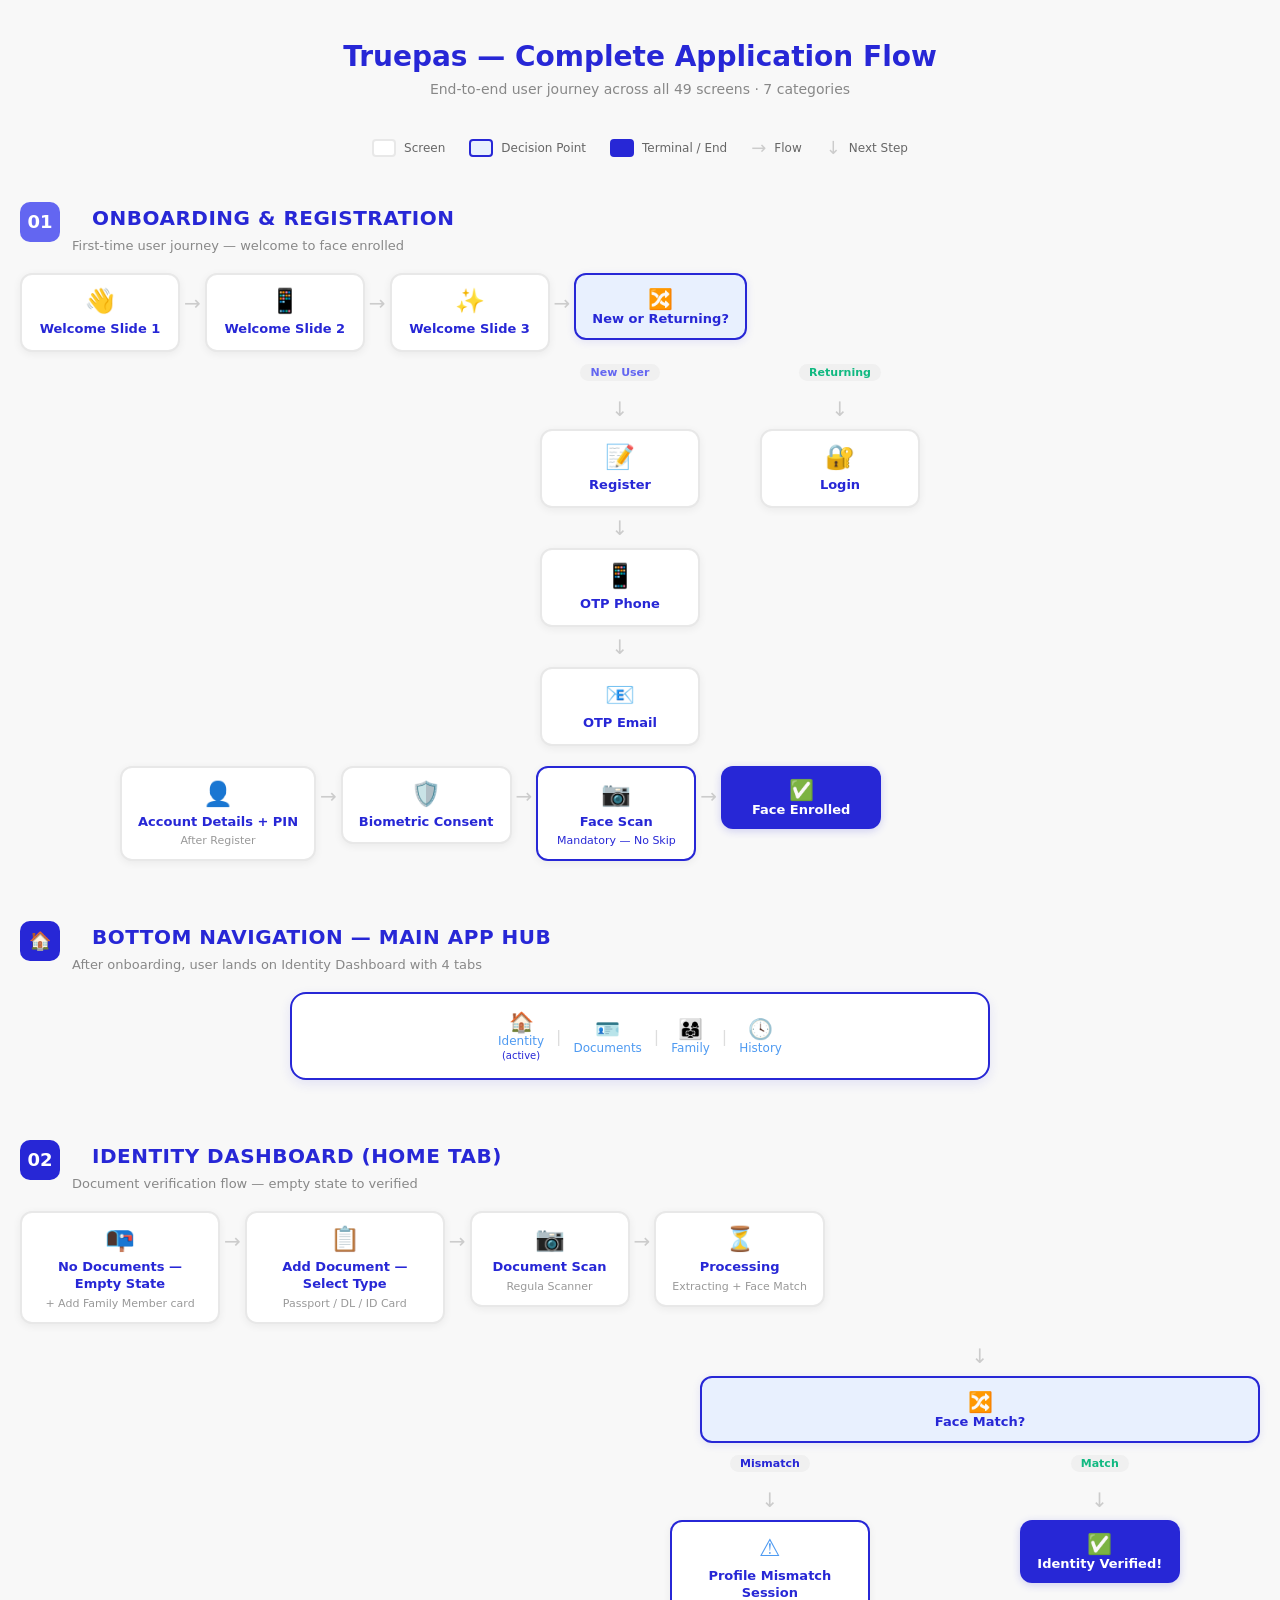
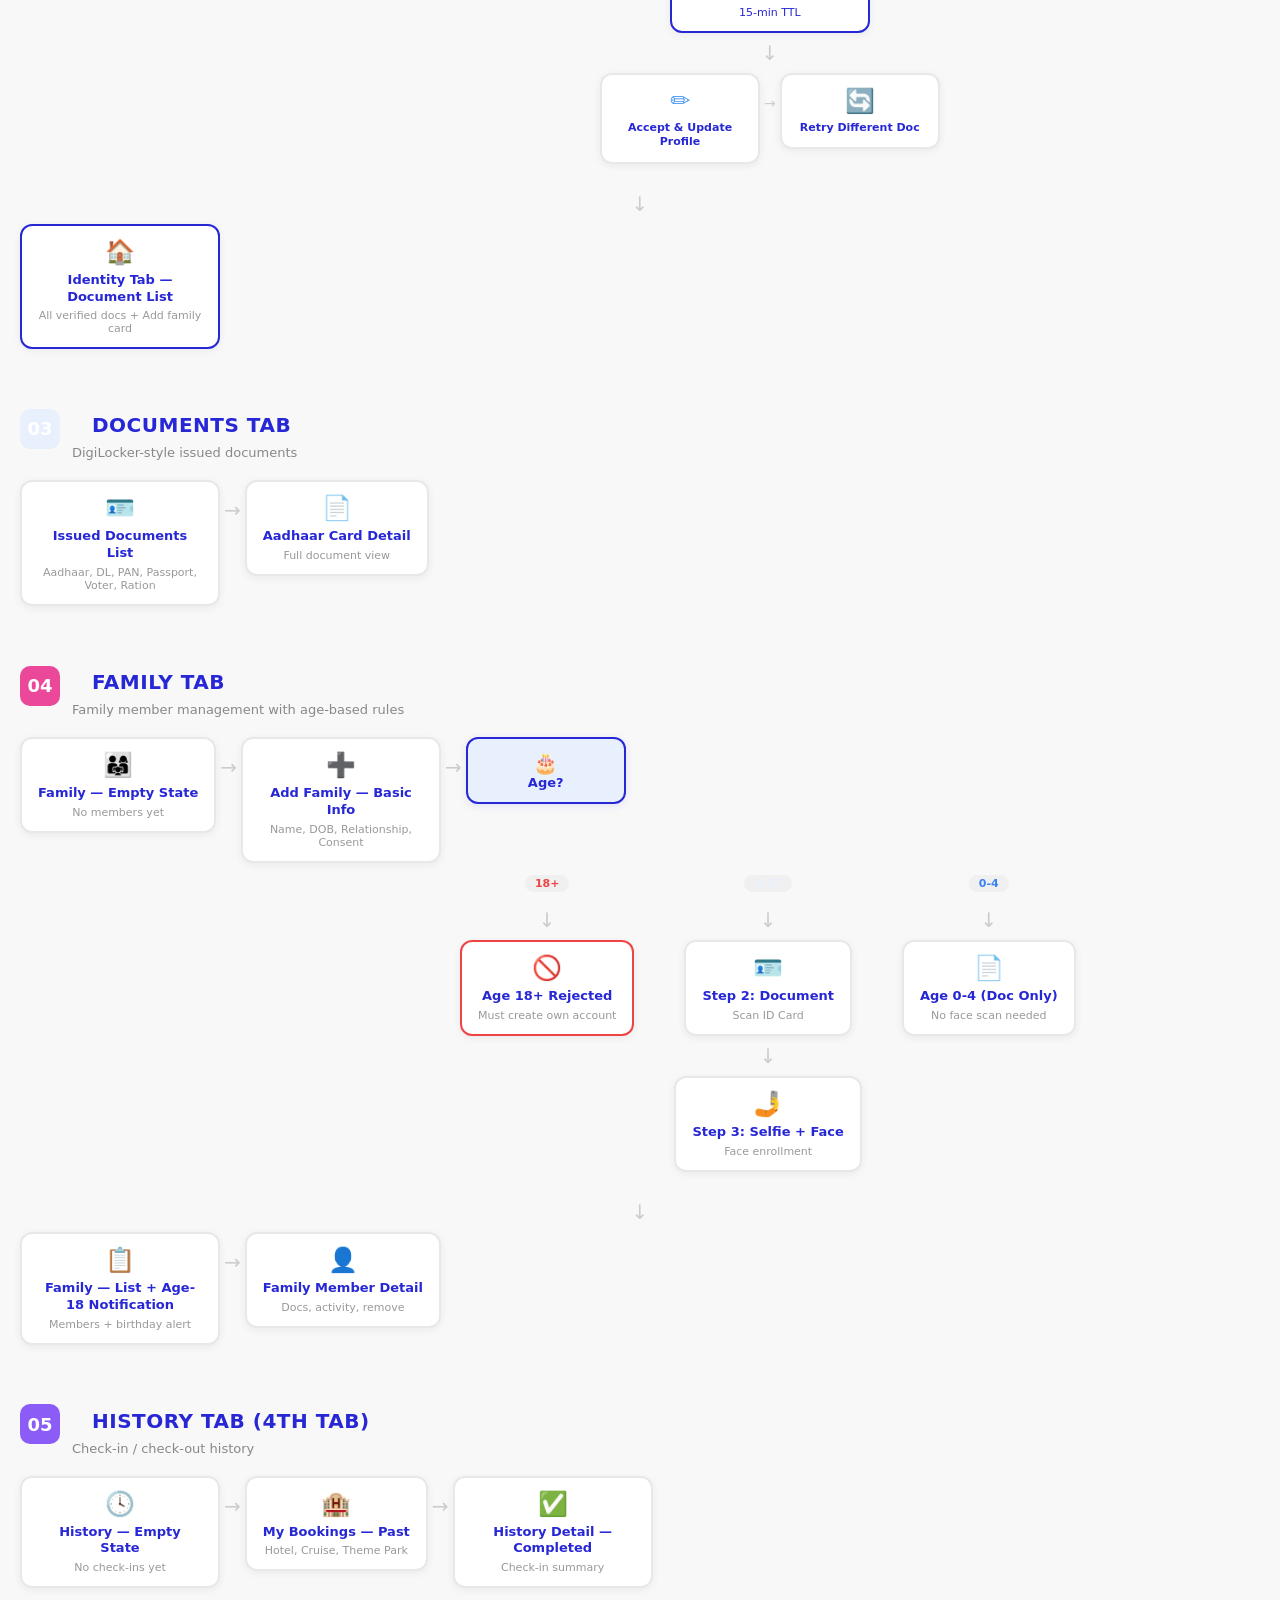
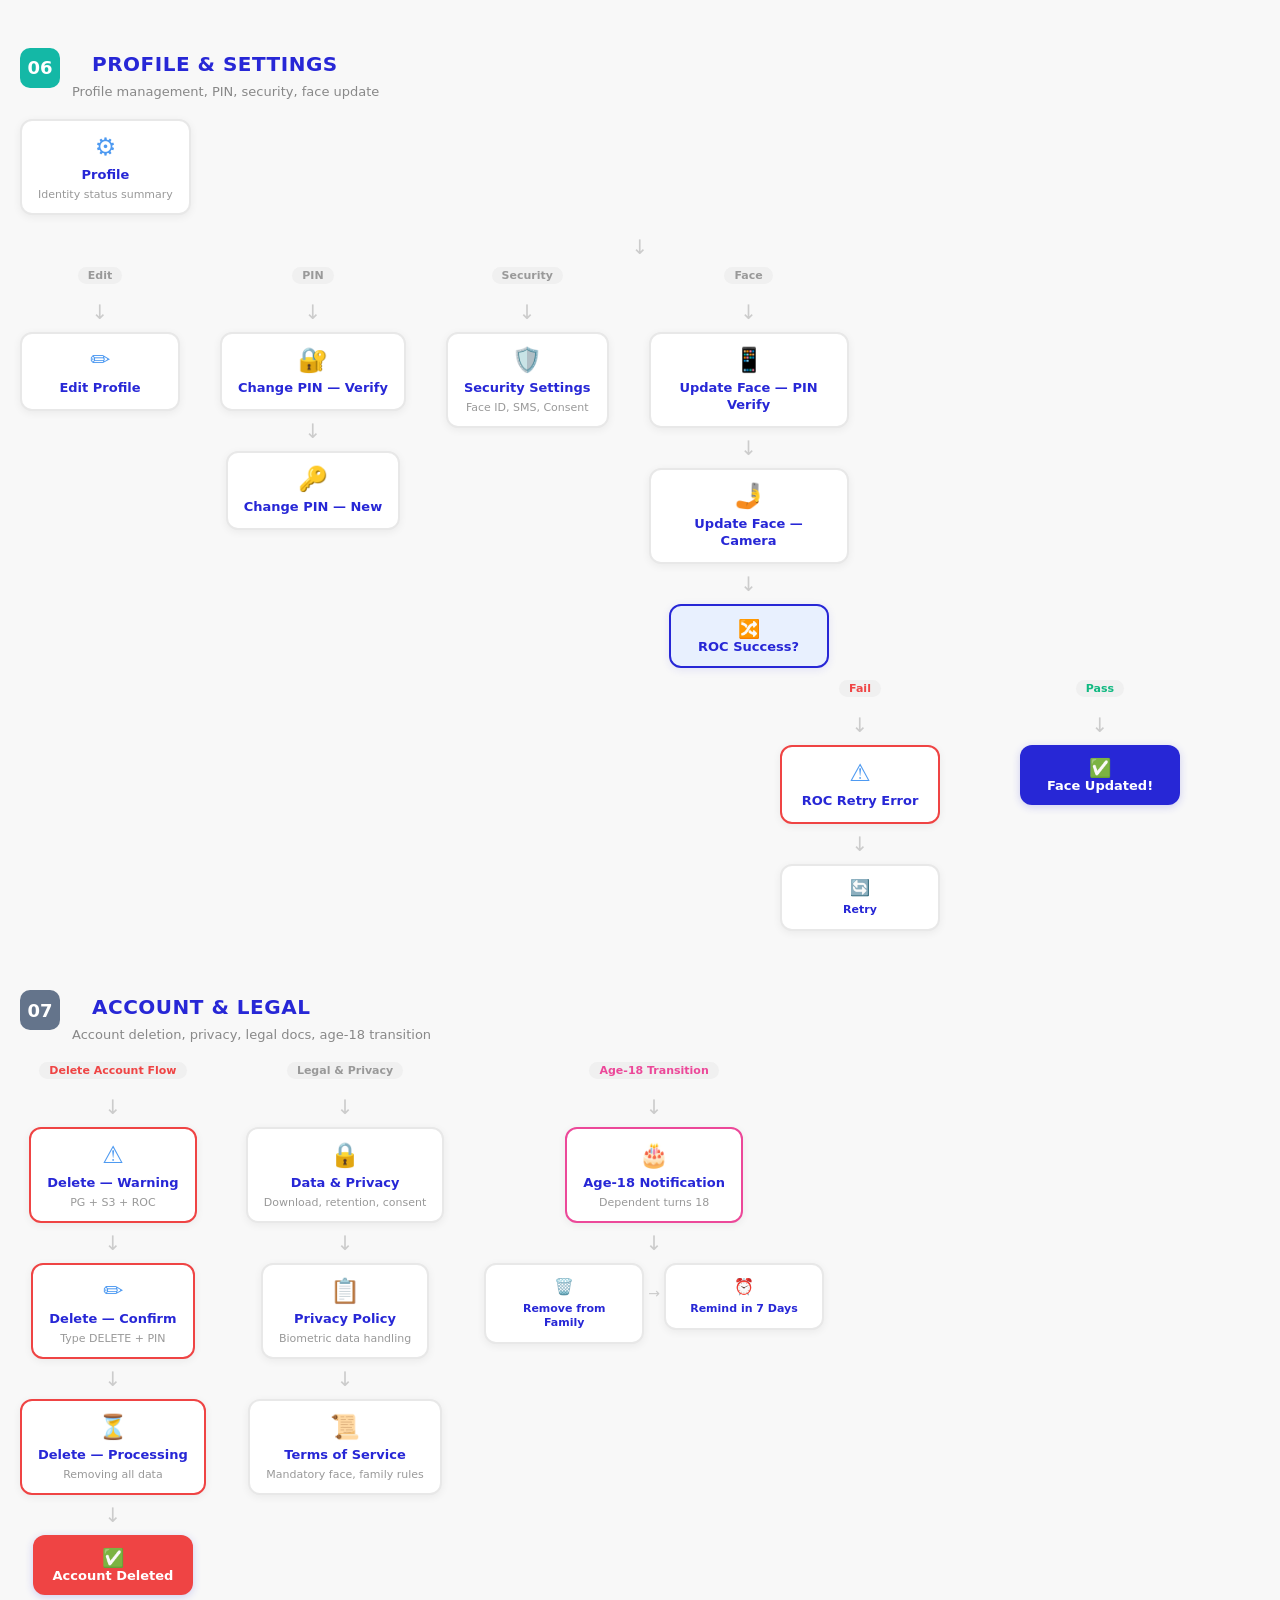
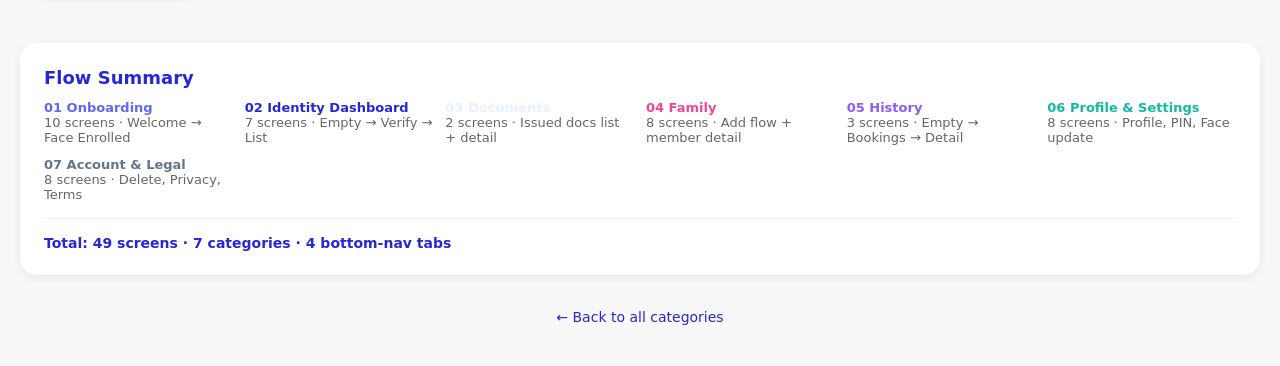
<file: flow-diagram.html>
<!DOCTYPE html>
<html lang="en">
<head>
<meta charset="UTF-8">
<meta name="viewport" content="width=device-width, initial-scale=1.0">
<title>Truepas — Application Flow Diagram</title>
<link rel="stylesheet" href="styles.css">
<style>
  * { margin:0; padding:0; box-sizing:border-box; }
  body { font-family:'Segoe UI',system-ui,-apple-system,sans-serif; background:#f8f8f8; color:#4e9af1; padding:40px 20px; }
  .container { max-width:1400px; margin:0 auto; }
  h1 { text-align:center; font-size:28px; color:#2727d6; margin-bottom:8px; }
  .subtitle { text-align:center; font-size:14px; color:#888; margin-bottom:40px; }

  /* Section */
  .section { margin-bottom:48px; }
  .section-header { display:flex; align-items:center; gap:12px; margin-bottom:20px; }
  .section-num { width:40px; height:40px; border-radius:10px; display:flex; align-items:center; justify-content:center; font-size:18px; font-weight:700; color:#fff; }
  .section-title { font-size:20px; font-weight:700; color:#2727d6; }
  .section-desc { font-size:13px; color:#888; }

  /* Flow row */
  .flow-row { display:flex; align-items:flex-start; gap:0; flex-wrap:wrap; }
  .flow-group { display:flex; align-items:flex-start; gap:0; flex-wrap:wrap; }

  /* Screen box */
  .screen-box {
    background:#fff; border:2px solid #e8e8e8; border-radius:12px;
    padding:12px 16px; min-width:160px; max-width:200px;
    text-align:center; position:relative; box-shadow:0 2px 8px rgba(0,0,0,0.06);
    transition:border-color 0.2s;
  }
  .screen-box:hover { border-color:#2727d6; }
  .screen-box .icon { font-size:24px; margin-bottom:6px; }
  .screen-box .label { font-size:13px; font-weight:600; color:#2727d6; line-height:1.3; }
  .screen-box .sub { font-size:11px; color:#999; margin-top:4px; }

  /* Arrow */
  .arrow {
    display:flex; align-items:center; justify-content:center;
    padding:0 4px; min-height:60px; font-size:20px; color:#ccc;
    position:relative;
  }
  .arrow-down {
    width:100%; display:flex; justify-content:center; padding:8px 0;
    font-size:20px; color:#ccc;
  }

  /* Branch */
  .branch { display:flex; flex-direction:column; align-items:center; gap:0; }
  .branch-label { font-size:11px; color:#999; font-weight:600; background:#f0f0f0; padding:2px 10px; border-radius:10px; margin-bottom:8px; }

  /* Decision diamond */
  .decision {
    background:#e8f0fe; border:2px solid #2727d6; border-radius:12px;
    padding:12px 16px; min-width:160px; text-align:center;
    font-size:13px; font-weight:600; color:#2727d6;
    box-shadow:0 2px 8px rgba(39,39,214,0.1);
  }

  /* Terminal */
  .terminal {
    background:#2727d6; color:#fff; border-radius:12px;
    padding:12px 16px; min-width:160px; text-align:center;
    font-size:13px; font-weight:700;
    box-shadow:0 2px 8px rgba(39,39,214,0.2);
  }

  /* Tab bar */
  .tab-bar {
    display:flex; gap:8px; margin:40px 0 20px; flex-wrap:wrap;
  }
  .tab-item {
    padding:10px 20px; border-radius:10px; font-size:13px; font-weight:600;
    cursor:default; border:2px solid #e8e8e8; background:#fff; color:#666;
  }
  .tab-item.active { border-color:#2727d6; background:#e8f0fe; color:#2727d6; }

  /* Connector lines */
  .connector { width:2px; height:20px; background:#ddd; margin:0 auto; }
  .h-line { height:2px; background:#ddd; flex:1; min-width:20px; }

  /* Legend */
  .legend { display:flex; gap:24px; justify-content:center; margin-bottom:32px; flex-wrap:wrap; }
  .legend-item { display:flex; align-items:center; gap:8px; font-size:12px; color:#666; }
  .legend-box { width:24px; height:18px; border-radius:4px; border:2px solid; }

  /* Bottom nav hub */
  .nav-hub {
    display:flex; align-items:center; justify-content:center; gap:12px;
    background:#fff; border:2px solid #2727d6; border-radius:16px;
    padding:16px 24px; margin:20px auto; max-width:700px;
    box-shadow:0 4px 12px rgba(39,39,214,0.1);
  }
  .nav-hub .nav-item { text-align:center; font-size:12px; }
  .nav-hub .nav-item .nav-icon { font-size:20px; }
  .nav-hub .nav-sep { color:#ddd; font-size:16px; }

  /* Sub-flow container */
  .sub-flow { border-left:3px solid #f0f0f0; padding-left:20px; margin-left:10px; }
</style>
</head>
<body>
<div class="container">
  <h1>Truepas — Complete Application Flow</h1>
  <p class="subtitle">End-to-end user journey across all 49 screens · 7 categories</p>

  <!-- Legend -->
  <div class="legend">
    <div class="legend-item"><div class="legend-box" style="border-color:#e8e8e8; background:#fff;"></div>Screen</div>
    <div class="legend-item"><div class="legend-box" style="border-color:#2727d6; background:#e8f0fe;"></div>Decision Point</div>
    <div class="legend-item"><div class="legend-box" style="border-color:#2727d6; background:#2727d6;"></div>Terminal / End</div>
    <div class="legend-item"><span style="font-size:18px; color:#ccc;">→</span> Flow</div>
    <div class="legend-item"><span style="font-size:18px; color:#ccc;">↓</span> Next Step</div>
  </div>

  <!-- ═══════════════════════════════════════════ -->
  <!-- 01 — ONBOARDING -->
  <!-- ═══════════════════════════════════════════ -->
  <div class="section">
    <div class="section-header">
      <div class="section-num" style="background:#6366f1;">01</div>
      <div>
        <div class="section-title">Onboarding & Registration</div>
        <div class="section-desc">First-time user journey — welcome to face enrolled</div>
      </div>
    </div>
    <div class="flow-row" style="align-items:flex-start;">
      <div class="screen-box"><div class="icon">👋</div><div class="label">Welcome Slide 1</div></div>
      <div class="arrow">→</div>
      <div class="screen-box"><div class="icon">📱</div><div class="label">Welcome Slide 2</div></div>
      <div class="arrow">→</div>
      <div class="screen-box"><div class="icon">✨</div><div class="label">Welcome Slide 3</div></div>
      <div class="arrow">→</div>
      <div class="decision"><div class="icon" style="font-size:20px;">🔀</div>New or Returning?</div>
    </div>
    <div style="display:flex; gap:60px; margin-top:12px; padding-left:520px;">
      <div class="branch">
        <div class="branch-label" style="color:#6366f1;">New User</div>
        <div class="arrow-down">↓</div>
        <div class="screen-box"><div class="icon">📝</div><div class="label">Register</div></div>
        <div class="arrow-down">↓</div>
        <div class="screen-box"><div class="icon">📱</div><div class="label">OTP Phone</div></div>
        <div class="arrow-down">↓</div>
        <div class="screen-box"><div class="icon">📧</div><div class="label">OTP Email</div></div>
      </div>
      <div class="branch">
        <div class="branch-label" style="color:#10b981;">Returning</div>
        <div class="arrow-down">↓</div>
        <div class="screen-box"><div class="icon">🔐</div><div class="label">Login</div></div>
      </div>
    </div>
    <div style="clear:both;"></div>
    <div style="margin-top:20px; padding-left:100px;">
      <div class="flow-row">
        <div class="screen-box"><div class="icon">👤</div><div class="label">Account Details + PIN</div><div class="sub">After Register</div></div>
        <div class="arrow">→</div>
        <div class="screen-box"><div class="icon">🛡️</div><div class="label">Biometric Consent</div></div>
        <div class="arrow">→</div>
        <div class="screen-box" style="border-color:#2727d6;"><div class="icon">📷</div><div class="label">Face Scan</div><div class="sub" style="color:#2727d6;">Mandatory — No Skip</div></div>
        <div class="arrow">→</div>
        <div class="terminal"><div class="icon" style="font-size:20px;">✅</div>Face Enrolled</div>
      </div>
    </div>
  </div>

  <!-- ═══════════════════════════════════════════ -->
  <!-- BOTTOM NAV HUB -->
  <!-- ═══════════════════════════════════════════ -->
  <div class="section">
    <div class="section-header">
      <div class="section-num" style="background:#2727d6;">🏠</div>
      <div>
        <div class="section-title">Bottom Navigation — Main App Hub</div>
        <div class="section-desc">After onboarding, user lands on Identity Dashboard with 4 tabs</div>
      </div>
    </div>
    <div class="nav-hub">
      <div class="nav-item"><div class="nav-icon">🏠</div>Identity<br><span style="font-size:10px; color:#2727d6;">(active)</span></div>
      <div class="nav-sep">|</div>
      <div class="nav-item"><div class="nav-icon">🪪</div>Documents</div>
      <div class="nav-sep">|</div>
      <div class="nav-item"><div class="nav-icon">👨‍👩‍👧</div>Family</div>
      <div class="nav-sep">|</div>
      <div class="nav-item"><div class="nav-icon">🕓</div>History</div>
    </div>
  </div>

  <!-- ═══════════════════════════════════════════ -->
  <!-- 02 — IDENTITY DASHBOARD -->
  <!-- ═══════════════════════════════════════════ -->
  <div class="section">
    <div class="section-header">
      <div class="section-num" style="background:#2727d6;">02</div>
      <div>
        <div class="section-title">Identity Dashboard (Home Tab)</div>
        <div class="section-desc">Document verification flow — empty state to verified</div>
      </div>
    </div>
    <div class="flow-row">
      <div class="screen-box"><div class="icon">📭</div><div class="label">No Documents — Empty State</div><div class="sub">+ Add Family Member card</div></div>
      <div class="arrow">→</div>
      <div class="screen-box"><div class="icon">📋</div><div class="label">Add Document — Select Type</div><div class="sub">Passport / DL / ID Card</div></div>
      <div class="arrow">→</div>
      <div class="screen-box"><div class="icon">📷</div><div class="label">Document Scan</div><div class="sub">Regula Scanner</div></div>
      <div class="arrow">→</div>
      <div class="screen-box"><div class="icon">⏳</div><div class="label">Processing</div><div class="sub">Extracting + Face Match</div></div>
    </div>
    <div style="margin-top:12px; padding-left:680px;">
      <div class="arrow-down">↓</div>
      <div class="decision"><div class="icon" style="font-size:20px;">🔀</div>Face Match?</div>
    </div>
    <div style="display:flex; gap:80px; margin-top:12px; padding-left:580px;">
      <div class="branch">
        <div class="branch-label" style="color:#2727d6;">Mismatch</div>
        <div class="arrow-down">↓</div>
        <div class="screen-box" style="border-color:#2727d6;"><div class="icon">⚠️</div><div class="label">Profile Mismatch Session</div><div class="sub" style="color:#2727d6;">15-min TTL</div></div>
        <div class="arrow-down">↓</div>
        <div class="flow-row">
          <div class="screen-box" style="max-width:140px;"><div class="icon">✏️</div><div class="label" style="font-size:11px;">Accept & Update Profile</div></div>
          <div class="arrow" style="font-size:14px;">→</div>
          <div class="screen-box" style="max-width:140px;"><div class="icon">🔄</div><div class="label" style="font-size:11px;">Retry Different Doc</div></div>
        </div>
      </div>
      <div class="branch">
        <div class="branch-label" style="color:#10b981;">Match</div>
        <div class="arrow-down">↓</div>
        <div class="terminal"><div class="icon" style="font-size:20px;">✅</div>Identity Verified!</div>
      </div>
    </div>
    <div style="clear:both;"></div>
    <div style="margin-top:20px;">
      <div class="arrow-down">↓</div>
      <div class="screen-box" style="border-color:#2727d6;"><div class="icon">🏠</div><div class="label">Identity Tab — Document List</div><div class="sub">All verified docs + Add family card</div></div>
    </div>
  </div>

  <!-- ═══════════════════════════════════════════ -->
  <!-- 03 — DOCUMENTS -->
  <!-- ═══════════════════════════════════════════ -->
  <div class="section">
    <div class="section-header">
      <div class="section-num" style="background:#e8f0fe;">03</div>
      <div>
        <div class="section-title">Documents Tab</div>
        <div class="section-desc">DigiLocker-style issued documents</div>
      </div>
    </div>
    <div class="flow-row">
      <div class="screen-box"><div class="icon">🪪</div><div class="label">Issued Documents List</div><div class="sub">Aadhaar, DL, PAN, Passport, Voter, Ration</div></div>
      <div class="arrow">→</div>
      <div class="screen-box"><div class="icon">📄</div><div class="label">Aadhaar Card Detail</div><div class="sub">Full document view</div></div>
    </div>
  </div>

  <!-- ═══════════════════════════════════════════ -->
  <!-- 04 — FAMILY -->
  <!-- ═══════════════════════════════════════════ -->
  <div class="section">
    <div class="section-header">
      <div class="section-num" style="background:#ec4899;">04</div>
      <div>
        <div class="section-title">Family Tab</div>
        <div class="section-desc">Family member management with age-based rules</div>
      </div>
    </div>
    <div class="flow-row">
      <div class="screen-box"><div class="icon">👨‍👩‍👧</div><div class="label">Family — Empty State</div><div class="sub">No members yet</div></div>
      <div class="arrow">→</div>
      <div class="screen-box"><div class="icon">➕</div><div class="label">Add Family — Basic Info</div><div class="sub">Name, DOB, Relationship, Consent</div></div>
      <div class="arrow">→</div>
      <div class="decision"><div class="icon" style="font-size:20px;">🎂</div>Age?</div>
    </div>
    <div style="display:flex; gap:40px; margin-top:12px; padding-left:440px; flex-wrap:wrap;">
      <div class="branch">
        <div class="branch-label" style="color:#ef4444;">18+</div>
        <div class="arrow-down">↓</div>
        <div class="screen-box" style="border-color:#ef4444;"><div class="icon">🚫</div><div class="label">Age 18+ Rejected</div><div class="sub">Must create own account</div></div>
      </div>
      <div class="branch">
        <div class="branch-label" style="color:#e8f0fe;">5-17</div>
        <div class="arrow-down">↓</div>
        <div class="screen-box"><div class="icon">🪪</div><div class="label">Step 2: Document</div><div class="sub">Scan ID Card</div></div>
        <div class="arrow-down">↓</div>
        <div class="screen-box"><div class="icon">🤳</div><div class="label">Step 3: Selfie + Face</div><div class="sub">Face enrollment</div></div>
      </div>
      <div class="branch">
        <div class="branch-label" style="color:#3b82f6;">0-4</div>
        <div class="arrow-down">↓</div>
        <div class="screen-box"><div class="icon">📄</div><div class="label">Age 0-4 (Doc Only)</div><div class="sub">No face scan needed</div></div>
      </div>
    </div>
    <div style="clear:both;"></div>
    <div style="margin-top:20px;">
      <div class="arrow-down">↓</div>
      <div class="flow-row">
        <div class="screen-box"><div class="icon">📋</div><div class="label">Family — List + Age-18 Notification</div><div class="sub">Members + birthday alert</div></div>
        <div class="arrow">→</div>
        <div class="screen-box"><div class="icon">👤</div><div class="label">Family Member Detail</div><div class="sub">Docs, activity, remove</div></div>
      </div>
    </div>
  </div>

  <!-- ═══════════════════════════════════════════ -->
  <!-- 05 — HISTORY -->
  <!-- ═══════════════════════════════════════════ -->
  <div class="section">
    <div class="section-header">
      <div class="section-num" style="background:#8b5cf6;">05</div>
      <div>
        <div class="section-title">History Tab (4th Tab)</div>
        <div class="section-desc">Check-in / check-out history</div>
      </div>
    </div>
    <div class="flow-row">
      <div class="screen-box"><div class="icon">🕓</div><div class="label">History — Empty State</div><div class="sub">No check-ins yet</div></div>
      <div class="arrow">→</div>
      <div class="screen-box"><div class="icon">🏨</div><div class="label">My Bookings — Past</div><div class="sub">Hotel, Cruise, Theme Park</div></div>
      <div class="arrow">→</div>
      <div class="screen-box"><div class="icon">✅</div><div class="label">History Detail — Completed</div><div class="sub">Check-in summary</div></div>
    </div>
  </div>

  <!-- ═══════════════════════════════════════════ -->
  <!-- 06 — PROFILE & SETTINGS -->
  <!-- ═══════════════════════════════════════════ -->
  <div class="section">
    <div class="section-header">
      <div class="section-num" style="background:#14b8a6;">06</div>
      <div>
        <div class="section-title">Profile & Settings</div>
        <div class="section-desc">Profile management, PIN, security, face update</div>
      </div>
    </div>
    <div class="flow-row">
      <div class="screen-box"><div class="icon">⚙️</div><div class="label">Profile</div><div class="sub">Identity status summary</div></div>
    </div>
    <div style="margin-top:12px;">
      <div class="arrow-down">↓</div>
      <div style="display:flex; gap:40px; flex-wrap:wrap;">
        <div class="branch">
          <div class="branch-label">Edit</div>
          <div class="arrow-down">↓</div>
          <div class="screen-box"><div class="icon">✏️</div><div class="label">Edit Profile</div></div>
        </div>
        <div class="branch">
          <div class="branch-label">PIN</div>
          <div class="arrow-down">↓</div>
          <div class="screen-box"><div class="icon">🔐</div><div class="label">Change PIN — Verify</div></div>
          <div class="arrow-down">↓</div>
          <div class="screen-box"><div class="icon">🔑</div><div class="label">Change PIN — New</div></div>
        </div>
        <div class="branch">
          <div class="branch-label">Security</div>
          <div class="arrow-down">↓</div>
          <div class="screen-box"><div class="icon">🛡️</div><div class="label">Security Settings</div><div class="sub">Face ID, SMS, Consent</div></div>
        </div>
        <div class="branch">
          <div class="branch-label">Face</div>
          <div class="arrow-down">↓</div>
          <div class="screen-box"><div class="icon">📱</div><div class="label">Update Face — PIN Verify</div></div>
          <div class="arrow-down">↓</div>
          <div class="screen-box"><div class="icon">🤳</div><div class="label">Update Face — Camera</div></div>
          <div class="arrow-down">↓</div>
          <div class="decision"><div class="icon" style="font-size:18px;">🔀</div>ROC Success?</div>
        </div>
      </div>
    </div>
    <div style="display:flex; gap:80px; margin-top:12px; padding-left:760px;">
      <div class="branch">
        <div class="branch-label" style="color:#ef4444;">Fail</div>
        <div class="arrow-down">↓</div>
        <div class="screen-box" style="border-color:#ef4444;"><div class="icon">⚠️</div><div class="label">ROC Retry Error</div></div>
        <div class="arrow-down">↓</div>
        <div class="screen-box" style="max-width:100px;"><div class="icon" style="font-size:16px;">🔄</div><div class="label" style="font-size:11px;">Retry</div></div>
      </div>
      <div class="branch">
        <div class="branch-label" style="color:#10b981;">Pass</div>
        <div class="arrow-down">↓</div>
        <div class="terminal"><div class="icon" style="font-size:18px;">✅</div>Face Updated!</div>
      </div>
    </div>
    <div style="clear:both;"></div>
  </div>

  <!-- ═══════════════════════════════════════════ -->
  <!-- 07 — ACCOUNT & LEGAL -->
  <!-- ═══════════════════════════════════════════ -->
  <div class="section">
    <div class="section-header">
      <div class="section-num" style="background:#64748b;">07</div>
      <div>
        <div class="section-title">Account & Legal</div>
        <div class="section-desc">Account deletion, privacy, legal docs, age-18 transition</div>
      </div>
    </div>
    <div style="display:flex; gap:40px; flex-wrap:wrap; align-items:flex-start;">
      <!-- Delete flow -->
      <div class="branch">
        <div class="branch-label" style="color:#ef4444;">Delete Account Flow</div>
        <div class="arrow-down">↓</div>
        <div class="screen-box" style="border-color:#ef4444;"><div class="icon">⚠️</div><div class="label">Delete — Warning</div><div class="sub">PG + S3 + ROC</div></div>
        <div class="arrow-down">↓</div>
        <div class="screen-box" style="border-color:#ef4444;"><div class="icon">✏️</div><div class="label">Delete — Confirm</div><div class="sub">Type DELETE + PIN</div></div>
        <div class="arrow-down">↓</div>
        <div class="screen-box" style="border-color:#ef4444;"><div class="icon">⏳</div><div class="label">Delete — Processing</div><div class="sub">Removing all data</div></div>
        <div class="arrow-down">↓</div>
        <div class="terminal" style="background:#ef4444;"><div class="icon" style="font-size:18px;">✅</div>Account Deleted</div>
      </div>
      <!-- Legal screens -->
      <div class="branch">
        <div class="branch-label">Legal & Privacy</div>
        <div class="arrow-down">↓</div>
        <div class="screen-box"><div class="icon">🔒</div><div class="label">Data & Privacy</div><div class="sub">Download, retention, consent</div></div>
        <div class="arrow-down">↓</div>
        <div class="screen-box"><div class="icon">📋</div><div class="label">Privacy Policy</div><div class="sub">Biometric data handling</div></div>
        <div class="arrow-down">↓</div>
        <div class="screen-box"><div class="icon">📜</div><div class="label">Terms of Service</div><div class="sub">Mandatory face, family rules</div></div>
      </div>
      <!-- Age-18 transition -->
      <div class="branch">
        <div class="branch-label" style="color:#ec4899;">Age-18 Transition</div>
        <div class="arrow-down">↓</div>
        <div class="screen-box" style="border-color:#ec4899;"><div class="icon">🎂</div><div class="label">Age-18 Notification</div><div class="sub">Dependent turns 18</div></div>
        <div class="arrow-down">↓</div>
        <div class="flow-row">
          <div class="screen-box" style="max-width:130px;"><div class="icon" style="font-size:16px;">🗑️</div><div class="label" style="font-size:11px;">Remove from Family</div></div>
          <div class="arrow" style="font-size:14px;">→</div>
          <div class="screen-box" style="max-width:130px;"><div class="icon" style="font-size:16px;">⏰</div><div class="label" style="font-size:11px;">Remind in 7 Days</div></div>
        </div>
      </div>
    </div>
  </div>

  <!-- ═══════════════════════════════════════════ -->
  <!-- SUMMARY -->
  <!-- ═══════════════════════════════════════════ -->
  <div style="margin-top:48px; padding:24px; background:#fff; border-radius:16px; box-shadow:0 2px 8px rgba(0,0,0,0.08);">
    <h2 style="font-size:18px; color:#2727d6; margin-bottom:12px;">Flow Summary</h2>
    <div style="display:grid; grid-template-columns:repeat(auto-fit,minmax(180px,1fr)); gap:12px; font-size:13px; color:#666;">
      <div><b style="color:#6366f1;">01 Onboarding</b><br>10 screens · Welcome → Face Enrolled</div>
      <div><b style="color:#2727d6;">02 Identity Dashboard</b><br>7 screens · Empty → Verify → List</div>
      <div><b style="color:#e8f0fe;">03 Documents</b><br>2 screens · Issued docs list + detail</div>
      <div><b style="color:#ec4899;">04 Family</b><br>8 screens · Add flow + member detail</div>
      <div><b style="color:#8b5cf6;">05 History</b><br>3 screens · Empty → Bookings → Detail</div>
      <div><b style="color:#14b8a6;">06 Profile & Settings</b><br>8 screens · Profile, PIN, Face update</div>
      <div><b style="color:#64748b;">07 Account & Legal</b><br>8 screens · Delete, Privacy, Terms</div>
    </div>
    <div style="margin-top:16px; padding-top:16px; border-top:1px solid #f0f0f0; font-size:14px; color:#2727d6; font-weight:600;">
      Total: 49 screens · 7 categories · 4 bottom-nav tabs
    </div>
  </div>

  <div style="text-align:center; margin-top:32px;">
    <a href="index.html" style="font-size:14px; color:#2727d6; text-decoration:none;">← Back to all categories</a>
  </div>
</div>
</body>
</html>
</file>
<file: styles.css>
/* ============================================
   Truepas — Pixel-Perfect Mockup Styles
   Reuses FacePe's exact design system tokens
   (src/theme/*, src/constants/NewDesignSystem.ts)
   Rebranded for Truepas Identity Onboarding v2.0
   ============================================ */

/* ---------- Font: Satoshi (primary), Inter (secondary) ---------- */
@import url('https://api.fontshare.com/v2/css?f[]=satoshi@400,500,700,800&display=swap');

* { box-sizing: border-box; }
body {
  margin: 0;
  font-family: 'Satoshi', 'Inter', -apple-system, Roboto, Helvetica, Arial, sans-serif;
  background: #ffffff;
  color: #000000;
  -webkit-font-smoothing: antialiased;
}

/* ---------- Page layout ---------- */
.page-header {
  padding: 24px 32px;
  background: linear-gradient(135deg, #2727d6, #4e9af1);
  color: #fff;
}
.page-header h1 { margin: 0 0 4px; font-size: 24px; font-weight: 700; }
.page-header p { margin: 0; opacity: .85; font-size: 14px; }
.back-link {
  display: inline-block;
  margin-bottom: 12px;
  color: #fff;
  text-decoration: none;
  font-size: 13px;
  opacity: .9;
}
.back-link:hover { text-decoration: underline; }

.gallery {
  display: flex;
  flex-wrap: wrap;
  gap: 36px;
  padding: 32px;
  align-items: flex-start;
}

.screen-block { text-align: center; }
.screen-label {
  margin-top: 10px;
  font-size: 14px;
  font-weight: 700;
  color: #000000;
}
.screen-sub {
  font-size: 12px;
  color: #666666;
  margin-top: 2px;
}
.tag-new {
  display: inline-block;
  background: #2727d6;
  color: #fff;
  font-size: 9px;
  font-weight: 700;
  padding: 2px 6px;
  border-radius: 4px;
  margin-left: 6px;
  vertical-align: middle;
}
.tag-mod {
  display: inline-block;
  background: #ff6600;
  color: #fff;
  font-size: 9px;
  font-weight: 700;
  padding: 2px 6px;
  border-radius: 4px;
  margin-left: 6px;
  vertical-align: middle;
}

/* ---------- Phone frame ---------- */
.phone {
  width: 375px;
  height: 812px;
  background: #000;
  border-radius: 48px;
  padding: 12px;
  box-shadow: 0 20px 40px rgba(0,0,0,.25);
}
.phone-screen {
  width: 100%;
  height: 100%;
  background: #ffffff;
  border-radius: 36px;
  overflow: hidden;
  position: relative;
  display: flex;
  flex-direction: column;
  font-size: 14px;
}
.notch {
  position: absolute;
  top: 0; left: 50%;
  transform: translateX(-50%);
  width: 150px; height: 28px;
  background: #000;
  border-radius: 0 0 18px 18px;
  z-index: 10;
}
.status-row {
  display: flex;
  justify-content: space-between;
  padding: 12px 28px 4px;
  font-size: 12px;
  font-weight: 600;
  color: #111;
}

.screen-body {
  flex: 1;
  overflow-y: auto;
  scrollbar-width: none;
  -ms-overflow-style: none;
  display: flex;
  flex-direction: column;
}
.screen-body::-webkit-scrollbar { display: none; }

/* ---------- Design Tokens (from NewDesignSystem.ts) ---------- */
:root {
  --c-primary: #2727d6;
  --c-primary-light: #e8f0fe;
  --c-primary-dark: #1b1b9e;
  --c-text-primary: #000000;
  --c-text-secondary: #666666;
  --c-text-muted: #8a96be;
  --c-bg-white: #ffffff;
  --c-bg-light: #e8f0fe;
  --c-bg-yellow: #fff9e6;
  --c-bg-gray: #f5f5f5;
  --c-border: #cccccc;
  --c-border-light: #f5f5f5;
  --c-border-focused: #2727d6;
  --c-success: #2727d6;
  --c-pending: #ff9900;
  --c-error: #2727d6;
  --c-warning: #ff6600;
  --c-avatar-bg: #999999;
  --c-btn-primary: #4e9af1;
  --c-btn-secondary: #1b1b9e;
  --c-gradient-start: #1b1b9e;
  --c-gradient-mid: #1b1b9e;
  --c-gradient-end: #1b1b9e;
}

/* ---------- Common UI bits ---------- */
.app-topbar {
  display: flex;
  align-items: center;
  justify-content: space-between;
  padding: 12px 20px;
}
.app-topbar .title { font-size: 18px; font-weight: 700; color: #000000; }
.icon-btn {
  width: 36px; height: 36px;
  border-radius: 12px;
  background: rgba(255,255,255,0.2);
  border: 0.4px solid #666666;
  display: flex; align-items: center; justify-content: center;
  font-size: 16px;
}

/* Buttons — height 46, radius 24 */
.btn-primary {
  background: #2727d6;
  color: #fff;
  border: none;
  border-radius: 12px;
  padding: 14px;
  font-size: 16px;
  font-weight: 700;
  text-align: center;
  width: 100%;
  font-family: 'Satoshi', sans-serif;
}
.btn-secondary {
  background: #e8f0fe;
  color: #2727d6;
  border: none;
  border-radius: 12px;
  padding: 14px;
  font-size: 16px;
  font-weight: 700;
  text-align: center;
  width: 100%;
}
.btn-outline {
  background: transparent;
  border: 1.5px solid #cccccc;
  color: #000000;
  border-radius: 12px;
  padding: 14px;
  font-size: 16px;
  font-weight: 700;
  text-align: center;
  width: 100%;
}
.btn-danger { background: #2727d6; color: #fff; }
.btn-link { color: #2727d6; font-size: 14px; font-weight: 500; text-align: center; text-decoration: underline; }

/* Floating label input */
.floating-input {
  margin: 0 24px 24px;
  border: 1px solid #e0e0e0;
  border-radius: 8px;
  height: 56px;
  padding: 0 16px;
  display: flex;
  align-items: center;
  position: relative;
  background: #FFFFFF;
}
.floating-input .label {
  position: absolute;
  top: -10px;
  left: 12px;
  background: #FFFFFF;
  padding: 0 4px;
  font-size: 11px;
  color: #999999;
}
.floating-input .value { font-size: 16px; color: #000000; font-weight: 500; }
.floating-input .placeholder { font-size: 16px; color: #b0b0b0; }

/* Cards — radius 16, padding 16, border 0.5 */
.card {
  background: #fff;
  border-radius: 16px;
  padding: 16px;
  margin: 10px 20px;
  border: 0.5px solid #f5f5f5;
  box-shadow: 0 4px 8px rgba(0,0,0,0.15);
}
.gradient-card {
  background: linear-gradient(135deg, #2727d6, #4e9af1);
  color: #fff;
  border-radius: 16px;
  padding: 18px;
  margin: 14px 20px;
}

.row-between { display: flex; align-items: center; justify-content: space-between; }
.row { display: flex; align-items: center; gap: 10px; }

/* Pills */
.pill {
  font-size: 12px;
  font-weight: 500;
  padding: 4px 8px;
  border-radius: 4px;
  background: #e8f0fe;
  color: #2727d6;
}
.pill.warn { background: #fff9e6; color: #ff6600; }
.pill.fail { background: #fef2f2; color: #2727d6; }
.pill.active { background: #2727d6; color: #fff; }
.pill.gray { background: #f5f5f5; color: #666666; }

/* Avatar */
.avatar {
  width: 48px; height: 48px;
  border-radius: 8px;
  background: #999999;
  display: flex; align-items: center; justify-content: center;
  font-size: 16px; color: #fff; font-weight: 700;
}

.divider { height: 1px; background: #f5f5f5; margin: 6px 20px; }

/* Bottom nav — Truepas 4 tabs: Identity / Documents / Family / History */
.bottom-nav {
  display: flex;
  border-top: 1px solid #f5f5f5;
  padding: 12px 0;
  background: #fff;
  box-shadow: 0 -4px 8px rgba(0,0,0,0.03);
  position: relative;
}
.bottom-nav .item {
  flex: 1;
  text-align: center;
  font-size: 10px;
  color: #666666;
  position: relative;
  padding-top: 4px;
}
.bottom-nav .item.active { color: #2727d6; font-weight: 600; }
.bottom-nav .item.active::before {
  content: '';
  position: absolute;
  top: -12px;
  left: 50%;
  transform: translateX(-50%);
  width: 30px;
  height: 3px;
  background: #2727d6;
  border-radius: 3px;
}
.bottom-nav .icon { font-size: 24px; display: block; margin-bottom: 4px; }
.bottom-nav .icon img {
  width: 22px !important; height: 22px !important;
  display: block !important; margin: 0 auto !important;
  object-fit: contain;
}

/* OTP */
.otp-row { display: flex; gap: 8px; justify-content: center; margin: 16px 0; }
.otp-box {
  width: 44px; height: 52px;
  border: 1.5px solid #e0e0e0;
  border-radius: 8px;
  display: flex; align-items: center; justify-content: center;
  font-size: 20px; font-weight: 700;
}
.otp-box.filled { border-color: #2727d6; background: #e8f0fe; }

.center-col {
  flex: 1;
  display: flex;
  flex-direction: column;
  align-items: center;
  justify-content: center;
  padding: 20px;
  text-align: center;
}

/* Progress bar */
.progress-track {
  height: 4px;
  background: #f5f5f5;
  border-radius: 99px;
  margin: 0 24px 10px;
  overflow: hidden;
}
.progress-fill { height: 100%; background: #2727d6; border-radius: 99px; }

/* List items */
.list-item {
  display: flex;
  align-items: center;
  gap: 12px;
  padding: 12px 20px;
  min-height: 56px;
}
.list-item .icon-wrap {
  width: 40px; height: 40px;
  border-radius: 12px;
  background: #e8f0fe;
  display: flex; align-items: center; justify-content: center;
  font-size: 18px;
  flex-shrink: 0;
}
.list-item .text .t1 { font-size: 14px; font-weight: 500; color: #000000; }
.list-item .text .t2 { font-size: 12px; color: #666666; }
.chevron { margin-left: auto; color: #cccccc; font-size: 18px; }

/* Face scan circle */
.circle-scan {
  width: 220px; height: 220px;
  border-radius: 50%;
  border: 4px solid #2727d6;
  background: #e8f0fe;
  display: flex; align-items: center; justify-content: center;
  font-size: 54px;
  margin: 24px auto;
}

/* Document scan frame */
.doc-frame {
  width: 280px; height: 175px;
  border: 3px dashed #2727d6;
  border-radius: 12px;
  background: transparent;
  display: flex; align-items: center; justify-content: center;
  font-size: 44px;
  margin: 20px auto;
}

/* Toggle */
.toggle {
  width: 44px; height: 26px;
  border-radius: 99px;
  background: #cccccc;
  position: relative;
  flex-shrink: 0;
}
.toggle.on { background: #2727d6; }
.toggle .knob {
  width: 20px; height: 20px;
  border-radius: 50%;
  background: #fff;
  position: absolute;
  top: 3px; left: 3px;
  box-shadow: 0 1px 3px rgba(0,0,0,.3);
}
.toggle.on .knob { left: 21px; }

/* Section title */
.section-title {
  font-size: 12px;
  font-weight: 600;
  color: #666666;
  text-transform: uppercase;
  letter-spacing: 0.5px;
  margin: 16px 20px 8px;
}

/* Checkbox — for consent screens */
.checkbox-row {
  display: flex;
  align-items: flex-start;
  gap: 10px;
  margin: 0 24px 16px;
}
.checkbox-box {
  width: 22px; height: 22px;
  border-radius: 6px;
  border: 1.5px solid #cccccc;
  flex-shrink: 0;
  margin-top: 1px;
  display: flex; align-items: center; justify-content: center;
}
.checkbox-box.checked {
  background: #2727d6;
  border-color: #2727d6;
  color: #fff;
  font-size: 13px;
}
.checkbox-row .txt { font-size: 13px; color: #666666; line-height: 1.5; text-align: left; }

/* Welcome screen specific */
.welcome-bg { background: linear-gradient(180deg, #FFFFFF, #e8f0fe); }
.welcome-card {
  background: linear-gradient(180deg, #4e9af1 0%, #2727d6 36%, #1b1b9e 100%);
  border-radius: 32px 32px 0 0;
  padding: 32px 28px 24px;
  text-align: center;
}
.welcome-title { color: #FFFFFF; font-size: 38px; font-weight: 500; line-height: 50px; margin: 0 0 12px; }
.welcome-desc { color: rgba(255,255,255,0.78); font-size: 18px; line-height: 23px; font-weight: 400; margin: 0 0 20px; }
.welcome-dots { display: flex; align-items: center; gap: 8px; justify-content: center; margin-bottom: 20px; }
.welcome-dot { height: 4px; border-radius: 99px; }
.welcome-dot.active { width: 32px; background: #FFFFFF; }
.welcome-dot.inactive { width: 22px; background: rgba(255,255,255,0.35); }
.welcome-cta {
  width: 100%; height: 58px; border-radius: 12px; background: #FFFFFF;
  display: flex; align-items: center; justify-content: center;
  color: #2727d6; font-size: 17px; font-weight: 800; letter-spacing: 0.2px;
  box-shadow: 0 4px 12px rgba(0,0,0,0.14);
}
.welcome-skip { color: rgba(39,39,214,0.75); font-size: 15px; font-weight: 700; text-decoration: underline; }

/* Login/logo specific */
.login-logo {
  width: 100px; height: 100px; border-radius: 24px; background: #e8f0fe;
  display: flex; align-items: center; justify-content: center;
  font-size: 30px; font-weight: 800; color: #2727d6; margin: 0 auto 24px;
}
.login-title { font-size: 24px; font-weight: 800; color: #000000; margin: 0 0 12px; }
.login-subtitle { font-size: 14px; color: #666666; text-align: center; line-height: 20px; margin: 0; }

/* PIN pad */
.pin-dots { display: flex; gap: 16px; justify-content: center; margin: 16px 0; }
.pin-dot { width: 16px; height: 16px; border-radius: 50%; background: #e0e0e0; }
.pin-dot.filled { background: #2727d6; }
.pin-pad {
  display: grid; grid-template-columns: repeat(3, 1fr); gap: 16px;
  padding: 0 40px 30px; text-align: center; font-size: 24px; font-weight: 600; color: #000000;
}
.pin-pad div { height: 56px; display: flex; align-items: center; justify-content: center; }

/* AppHeader */
.app-header { display: flex; align-items: center; justify-content: space-between; padding: 16px 20px; }
.app-header .user-info { display: flex; align-items: center; gap: 12px; }
.app-header .user-info .greeting { font-size: 12px; color: #666666; }
.app-header .user-info .name { font-size: 16px; font-weight: 700; color: #000000; }

/* Identity status hero card — Truepas Home replacement for wallet-card */
.identity-card {
  background: linear-gradient(135deg, #1b1b9e, #1b1b9e, #1b1b9e);
  border-radius: 16px;
  padding: 20px;
  margin: 16px 20px;
  color: #fff;
  position: relative;
  overflow: hidden;
}
.identity-card .label { font-size: 12px; opacity: 0.8; }
.identity-card .status-title { font-size: 20px; font-weight: 700; margin: 4px 0 14px; }
.identity-row { display: flex; align-items: center; gap: 10px; padding: 6px 0; font-size: 13px; }
.identity-row .dot { width: 8px; height: 8px; border-radius: 50%; flex-shrink: 0; }
.identity-row .dot.done { background: #2727d6; }
.identity-row .dot.pending { background: #ff9900; }
.identity-row .dot.missing { background: rgba(255,255,255,0.3); }

/* Verification funnel steps */
.funnel {
  display: flex;
  align-items: center;
  padding: 8px 20px 4px;
  margin: 4px 0;
}
.funnel-step {
  flex: 1;
  text-align: center;
  position: relative;
}
.funnel-step .circle {
  width: 32px; height: 32px;
  border-radius: 50%;
  background: #f5f5f5;
  color: #666666;
  display: flex; align-items: center; justify-content: center;
  font-size: 14px;
  margin: 0 auto 6px;
  font-weight: 700;
  border: 2px solid #f5f5f5;
}
.funnel-step .circle.done { background: #2727d6; color: #fff; border-color: #2727d6; }
.funnel-step .circle.current { background: #2727d6; color: #fff; border-color: #2727d6; }
.funnel-step .lbl { font-size: 10px; color: #666666; font-weight: 500; }
.funnel-step .lbl.active { color: #000000; font-weight: 700; }
.funnel-line {
  position: absolute;
  top: 16px; left: -50%;
  width: 100%;
  height: 2px;
  background: #f5f5f5;
  z-index: -1;
}
.funnel-line.done { background: #2727d6; }

/* Quick action cards row — Truepas */
.quick-action {
  background: #fff9e6;
  border-radius: 16px;
  padding: 16px;
  flex: 1;
  border: 0.5px solid #f5f5f5;
}
.quick-action.blue { background: #e8f0fe; }
.quick-action .title { font-size: 14px; font-weight: 700; color: #000000; }
.quick-action .subtitle { font-size: 12px; color: #666666; margin: 4px 0 10px; }
.quick-action .btn {
  background: #2727d6; color: #fff; border-radius: 12px; padding: 8px 16px;
  font-size: 12px; font-weight: 600; display: inline-block;
}
.quick-action .badge { font-size: 10px; font-weight: 600; color: #ff6600; margin-bottom: 6px; }

/* Family member card */
.family-card {
  background: #fff;
  border-radius: 16px;
  padding: 14px 16px;
  margin: 8px 20px;
  border: 0.5px solid #f5f5f5;
  box-shadow: 0 2px 6px rgba(0,0,0,0.08);
  display: flex;
  align-items: center;
  gap: 12px;
}
.family-card .info .name { font-size: 14px; font-weight: 700; color: #000000; }
.family-card .info .meta { font-size: 12px; color: #666666; margin-top: 2px; }

/* Document card in list */
.doc-card {
  border-radius: 16px;
  padding: 10px 14px;
  margin: 8px 20px;
  border: none;
  box-shadow: 0 3px 10px rgba(0,0,0,0.07);
  display: flex;
  align-items: center;
  gap: 12px;
}
.doc-card .icon-wrap {
  width: 44px; height: 44px;
  border-radius: 12px;
  display: flex; align-items: center; justify-content: center;
  font-size: 20px;
  flex-shrink: 0;
}
.doc-card .info .name { font-size: 15px; font-weight: 700; }
.doc-card .info .meta { font-size: 11px; margin-top: 2px; }

/* Document type color variants */
.doc-card.aadhar { background: #fff; }
.doc-card.aadhar .icon-wrap { background: transparent; }
.doc-card.aadhar .name { color: #000000; }
.doc-card.aadhar .meta { color: #666666; }

.doc-card.passport { background: #2c2c2c; }
.doc-card.passport .icon-wrap { background: transparent; }
.doc-card.passport .name { color: #fff; }
.doc-card.passport .meta { color: #b0b0b0; }

.doc-card.pan { background: linear-gradient(135deg, #8e2de2, #4a00e0); }
.doc-card.pan .icon-wrap { background: transparent; }
.doc-card.pan .name { color: #fff; }
.doc-card.pan .meta { color: rgba(255,255,255,0.78); }

.doc-card.driving { background: #f7c04a; }
.doc-card.driving .icon-wrap { background: transparent; }
.doc-card.driving .name { color: #000000; }
.doc-card.driving .meta { color: #5a4a2a; }

.doc-card.voter { background: #fff; }
.doc-card.voter .icon-wrap { background: transparent; }
.doc-card.voter .name { color: #000000; }
.doc-card.voter .meta { color: #666666; }

/* Home / Identity dashboard — document-style card variants */
.doc-card.identity-incomplete { background: #fff; }
.doc-card.identity-incomplete .icon-wrap { background: transparent; }
.doc-card.identity-incomplete .name { color: #000000; }
.doc-card.identity-incomplete .meta { color: #ff6600; }

.doc-card.identity-verified { background: #ecfdf5; }
.doc-card.identity-verified .icon-wrap { background: transparent; }
.doc-card.identity-verified .name { color: #065f46; }
.doc-card.identity-verified .meta { color: #059669; }

.doc-card.verify-doc { background: #fff9e6; }
.doc-card.verify-doc .icon-wrap { background: transparent; }
.doc-card.verify-doc .name { color: #000000; }
.doc-card.verify-doc .meta { color: #b45309; }

.doc-card.add-family { background: #e8f0fe; }
.doc-card.add-family .icon-wrap { background: transparent; }
.doc-card.add-family .name { color: #000000; }
.doc-card.add-family .meta { color: #2727d6; }

.doc-card.family-member { background: #fff; }
.doc-card.family-member .icon-wrap { background: transparent; }
.doc-card.family-member .name { color: #000000; }
.doc-card.family-member .meta { color: #666666; }

.doc-hint {
  text-align: center;
  font-size: 12px;
  color: #999999;
  padding: 14px 30px 0;
}

/* Issued Documents screen */
.issued-topbar {
  display: flex;
  align-items: center;
  padding: 12px 20px 4px;
}
.issued-back {
  font-size: 32px;
  font-weight: 300;
  color: #000000;
  width: 36px;
}
.issued-title {
  flex: 1;
  text-align: center;
  font-size: 18px;
  font-weight: 700;
  color: #2727d6;
}
.issued-spacer { width: 36px; }

.search-bar {
  display: flex;
  align-items: center;
  background: #fff;
  border-radius: 14px;
  padding: 8px 14px;
  margin: 10px 20px;
  box-shadow: 0 2px 8px rgba(0,0,0,0.04);
}
.search-icon { font-size: 18px; color: #999999; margin-right: 10px; }
.search-input {
  border: none;
  outline: none;
  font-size: 14px;
  color: #000000;
  background: transparent;
  flex: 1;
  font-family: inherit;
}
.search-input::placeholder { color: #999999; }

.issued-list { padding: 0 20px; }
.issued-doc {
  background: #fff;
  border-radius: 14px;
  padding: 10px 14px;
  margin-bottom: 6px;
  display: flex;
  align-items: flex-start;
  gap: 12px;
  box-shadow: 0 2px 8px rgba(0,0,0,0.05);
}
.issued-doc .logo {
  width: 52px; height: 52px;
  border-radius: 14px;
  display: flex; align-items: center; justify-content: center;
  font-size: 28px;
  flex-shrink: 0;
}
.issued-doc .body { flex: 1; }
.issued-doc .name { font-size: 14px; font-weight: 700; color: #000000; }
.issued-doc .issuer { font-size: 11px; color: #666666; margin-top: 2px; line-height: 1.3; }
.issued-doc .date { font-size: 10px; color: #999999; margin-top: 3px; }

/* Aadhaar card detail screen */
.aadhaar-header {
  display: flex;
  align-items: center;
  justify-content: space-between;
  padding: 18px;
  gap: 14px;
  background: #fff;
  border: 1.5px solid #f0f0f0;
  border-radius: 16px;
  margin: 24px 0 20px;
  box-shadow: 0 2px 10px rgba(0,0,0,0.04);
}
.gov-emblem, .aadhaar-logo {
  width: 56px; height: 56px;
  font-size: 34px;
  background: #fafafa;
  border-radius: 50%;
  display: flex; align-items: center; justify-content: center;
  flex-shrink: 0;
  box-shadow: inset 0 0 0 1px #f0f0f0;
}
.aadhaar-tricolor {
  flex: 1;
  border-radius: 8px;
  overflow: hidden;
  height: 60px;
  display: flex;
  flex-direction: column;
  box-shadow: 0 2px 6px rgba(0,0,0,0.08);
}
.aadhaar-tricolor > div { height: 33%; }
.t-saffron { background: #ff9932; }
.t-white {
  background: #fff;
  display: flex; align-items: center; justify-content: center;
}
.t-satyameva { font-size: 11px; color: #333333; font-weight: 600; letter-spacing: 0.5px; }
.t-green { background: #138808; }

.card.aadhaar-identity {
  display: flex;
  gap: 14px;
  align-items: flex-start;
}
.aadhaar-photo {
  width: 86px; height: 96px;
  border-radius: 14px;
  background: #e0e0e0;
  display: flex; align-items: center; justify-content: center;
  font-size: 40px;
  flex-shrink: 0;
}
.aadhaar-details { flex: 1; display: flex; flex-direction: column; gap: 7px; text-align: left; }
.aadhaar-details .field { display: flex; flex-direction: column; align-items: flex-start; }
.aadhaar-details .field .label { font-size: 11px; color: #666666; }
.aadhaar-details .field .value { font-size: 13px; font-weight: 600; color: #000000; margin-top: 1px; text-align: left; }
.aadhaar-details .field .value.name { font-size: 15px; font-weight: 700; }

.aadhaar-address .label, .aadhaar-verified .label, .aadhaar-info .info-title {
  font-size: 12px; color: #666666; margin-bottom: 6px;
}
.aadhaar-address .addr-text { font-size: 13px; color: #000000; line-height: 1.45; }

.verified-row { display: flex; align-items: center; justify-content: space-between; gap: 12px; }
.digilocker-badge {
  background: #e8f0fe;
  border-radius: 99px;
  padding: 7px 12px;
  display: flex; align-items: center;
  gap: 6px;
  font-size: 12px; font-weight: 700; color: #2727d6;
  flex: 1;
}
.digi-icon { font-size: 16px; }
.digi-check {
  width: 18px; height: 18px;
  background: #2727d6; color: #fff;
  border-radius: 50%;
  display: flex; align-items: center; justify-content: center;
  font-size: 11px; margin-left: auto;
}
.qr-code {
  width: 56px; height: 56px;
  background: #fff;
  border: 1px solid #e0e0e0;
  border-radius: 6px;
  font-size: 9px; color: #000000;
  display: flex; align-items: center; justify-content: center;
  line-height: 1.1;
  text-align: center;
  flex-shrink: 0;
}
.aadhaar-info p { font-size: 13px; color: #666666; margin: 0; line-height: 1.45; }

/* Stepper for multi-step forms (family add) */
.stepper {
  display: flex;
  gap: 6px;
  padding: 0 24px 16px;
}
.stepper .seg {
  flex: 1;
  height: 4px;
  border-radius: 99px;
  background: #f5f5f5;
}
.stepper .seg.done { background: #2727d6; }

/* Relationship chip selector */
.chip-row { display: flex; gap: 8px; padding: 0 24px 16px; flex-wrap: wrap; }
.chip {
  padding: 8px 16px;
  border-radius: 8px;
  border: 1.5px solid #cccccc;
  background: #ffffff;
  font-size: 14px;
  font-weight: 500;
  color: #666666;
}
.chip.selected { background: #2727d6; color: #fff; border-color: #2727d6; }

/* Empty state */
.empty-state {
  flex: 1;
  display: flex;
  flex-direction: column;
  align-items: center;
  justify-content: center;
  padding: 30px;
  text-align: center;
}
.empty-state .icon { font-size: 56px; margin-bottom: 16px; opacity: 0.5; }
.empty-state .title { font-size: 16px; font-weight: 700; color: #000000; margin-bottom: 6px; }
.empty-state .desc { font-size: 13px; color: #666666; margin-bottom: 20px; }

/* Blocked / gate screen icon shield */
.shield-icon {
  width: 100px; height: 100px;
  border-radius: 50%;
  background: #fef2f2;
  display: flex; align-items: center; justify-content: center;
  font-size: 44px;
  margin: 0 auto 20px;
}
.shield-icon.blue { background: #e8f0fe; }
.shield-icon.green { background: #ecfdf5; }

/* Activity log item — for identity dashboard */
.activity-item {
  display: flex;
  align-items: flex-start;
  gap: 12px;
  padding: 10px 20px;
}
.activity-item .dot {
  width: 10px; height: 10px;
  border-radius: 50%;
  background: #2727d6;
  flex-shrink: 0;
  margin-top: 5px;
}
.activity-item .dot.success { background: #2727d6; }
.activity-item .dot.warning { background: #ff6600; }
.activity-item .dot.error { background: #2727d6; }
.activity-item .text .t1 { font-size: 13px; font-weight: 500; color: #000000; }
.activity-item .text .t2 { font-size: 11px; color: #666666; margin-top: 2px; }

/* Notification card — for age-18 transition */
.notification-card {
  background: #fff9e6;
  border-radius: 16px;
  padding: 16px 18px;
  margin: 12px 20px;
  border: 1px solid #fde68a;
  display: flex;
  align-items: flex-start;
  gap: 12px;
}
.notification-card .icon { font-size: 24px; flex-shrink: 0; }
.notification-card .title { font-size: 14px; font-weight: 700; color: #000000; }
.notification-card .desc { font-size: 12px; color: #666666; margin-top: 4px; line-height: 1.5; }

/* Info banner — for PRD-specific messaging */
.info-banner {
  background: #e8f0fe;
  border-radius: 12px;
  padding: 12px 14px;
  margin: 10px 24px;
  font-size: 12px;
  color: #2727d6;
  display: flex;
  gap: 8px;
  align-items: flex-start;
}
.info-banner.warn { background: #fff9e6; color: #b45309; }
.info-banner.danger { background: #fef2f2; color: #2727d6; }

/* Deletion checklist — for delete account */
.delete-checklist {
  background: #fff;
  border-radius: 16px;
  padding: 16px;
  margin: 10px 20px;
  border: 0.5px solid #f5f5f5;
  box-shadow: 0 2px 6px rgba(0,0,0,0.08);
}
.delete-checklist .item {
  display: flex;
  align-items: center;
  gap: 10px;
  padding: 8px 0;
  border-bottom: 0.5px solid #f5f5f5;
}
.delete-checklist .item:last-child { border-bottom: none; }
.delete-checklist .item .icon { font-size: 18px; flex-shrink: 0; }
.delete-checklist .item .label { font-size: 13px; color: #000000; font-weight: 500; }
.delete-checklist .item .source { font-size: 11px; color: #666666; margin-left: auto; }

/* Legal content block */
.legal-content {
  padding: 16px 24px;
  font-size: 14px;
  color: #666666;
  line-height: 1.6;
}
.legal-content h3 { font-size: 14px; font-weight: 700; color: #000000; margin: 16px 0 6px; }
.legal-content p { margin: 0 0 12px; }
.legal-content .updated { font-size: 12px; color: #666666; margin-bottom: 12px; }

/* Selfie capture frame */
.selfie-frame {
  width: 200px; height: 200px;
  border-radius: 50%;
  border: 4px solid #2727d6;
  background: #e8f0fe;
  display: flex; align-items: center; justify-content: center;
  font-size: 60px;
  margin: 20px auto;
}

/* History / Check-in card — Truepas 4th tab (OYO-style list row) */
.history-card {
  background: #fff;
  border-radius: 16px;
  padding: 14px;
  margin: 8px 20px;
  border: 0.5px solid #f5f5f5;
  box-shadow: 0 2px 6px rgba(0,0,0,0.08);
  display: flex;
  align-items: center;
  gap: 12px;
}
.history-card .thumb {
  width: 64px; height: 64px;
  border-radius: 12px;
  flex-shrink: 0;
  display: flex; align-items: center; justify-content: center;
  font-size: 26px;
  background: linear-gradient(135deg, #4e9af1, #1b1b9e);
  color: #fff;
}
.history-card .body { flex: 1; min-width: 0; }
.history-card .head-row { display: flex; justify-content: space-between; align-items: flex-start; gap: 8px; }
.history-card .venue { font-size: 14px; font-weight: 700; color: #000000; line-height: 1.35; }
.history-card .loc { font-size: 12px; color: #666666; margin-top: 2px; }
.history-card .status-tag {
  font-size: 11px; font-weight: 600; color: #2727d6;
  white-space: nowrap; flex-shrink: 0;
  display: flex; align-items: center; gap: 3px;
}
.history-card .status-tag.fail { color: #2727d6; }
.history-card .meta { font-size: 11px; color: #666666; margin-top: 4px; }
.history-card .chevron { color: #cccccc; font-size: 20px; flex-shrink: 0; }

/* Generic date-range row — used in OYO-style cards & detail summary cards */
.dates-row { display: flex; justify-content: space-between; align-items: center; }
.dates-row .col .lbl { font-size: 10px; color: #666666; text-transform: uppercase; letter-spacing: .3px; }
.dates-row .col .val { font-size: 13px; font-weight: 700; color: #000000; margin-top: 3px; }
.dates-row .arrow { color: #cccccc; font-size: 16px; padding: 0 8px; }

/* Sub-tabs (segmented filter) — History filters */
.subtabs { display: flex; padding: 4px 20px 14px; gap: 4px; }
.subtabs .tab {
  flex: 1; text-align: center; padding: 9px 0;
  font-size: 12px; font-weight: 600; color: #666666;
  border-bottom: 2px solid #f5f5f5;
}
.subtabs .tab.active { color: #2727d6; border-bottom: 2px solid #2727d6; }

/* Verification timeline (detail screen) */
.v-timeline { position: relative; padding-left: 6px; }
.v-timeline .v-item { display: flex; gap: 12px; padding: 0 0 18px; position: relative; }
.v-timeline .v-item:last-child { padding-bottom: 0; }
.v-timeline .v-item::before {
  content: ''; position: absolute; left: 9px; top: 20px; bottom: -4px; width: 2px; background: #f5f5f5;
}
.v-timeline .v-item:last-child::before { display: none; }
.v-timeline .v-dot {
  width: 20px; height: 20px; border-radius: 50%; background: #2727d6; color: #fff;
  display: flex; align-items: center; justify-content: center; font-size: 11px; flex-shrink: 0; z-index: 1;
}
.v-timeline .v-text .t1 { font-size: 13px; font-weight: 600; color: #000000; }
.v-timeline .v-text .t2 { font-size: 11px; color: #666666; margin-top: 2px; }

/* My Bookings redesign */
.bookings-topbar {
  display: flex;
  align-items: center;
  justify-content: space-between;
  padding: 14px 20px;
}
.bookings-topbar .back {
  font-size: 32px;
  font-weight: 300;
  color: #000000;
  width: 36px;
}
.bookings-topbar .title {
  font-size: 18px;
  font-weight: 700;
  color: #000000;
}
.bookings-topbar .actions {
  display: flex;
  gap: 16px;
}
.bookings-topbar .actions .icon {
  font-size: 22px;
  color: #000000;
}

.bookings-tabs {
  display: flex;
  padding: 0 20px 12px;
  gap: 4px;
}
.bookings-tabs .tab {
  flex: 1;
  text-align: center;
  padding: 10px 0;
  font-size: 13px;
  font-weight: 600;
  color: #666666;
  border-bottom: 2px solid #f5f5f5;
  cursor: pointer;
}
.bookings-tabs .tab.active {
  color: #2727d6;
  border-bottom: 2px solid #2727d6;
}

.bookings-sort-filter {
  display: flex;
  align-items: center;
  justify-content: space-between;
  padding: 12px 20px;
}
.bookings-sort-filter .sort {
  display: flex;
  align-items: center;
  gap: 8px;
  font-size: 13px;
}
.bookings-sort-filter .sort .label {
  color: #666666;
}
.bookings-sort-filter .sort .value {
  color: #2727d6;
  font-weight: 700;
}
.bookings-sort-filter .sort .value .arrow {
  font-size: 11px;
  margin-left: 3px;
}
.bookings-sort-filter .filter {
  display: flex;
  align-items: center;
  gap: 6px;
  color: #2727d6;
  font-size: 13px;
  font-weight: 600;
}
.bookings-sort-filter .filter .icon {
  font-size: 15px;
}

.bookings-section {
  padding: 6px 20px 10px;
}
.bookings-section .section-title {
  font-size: 16px;
  font-weight: 700;
  color: #000000;
}
.bookings-section .section-desc {
  font-size: 12px;
  color: #666666;
  margin-top: 3px;
}

.booking-card {
  display: flex;
  align-items: center;
  gap: 10px;
  padding: 10px 14px;
  border-bottom: 1px solid #f5f5f5;
}
.booking-card:last-of-type {
  border-bottom: none;
}
.booking-thumb {
  width: 72px;
  height: 72px;
  border-radius: 10px;
  background: #e0e0e0;
  overflow: hidden;
  position: relative;
  flex-shrink: 0;
}
.booking-thumb img {
  width: 100%;
  height: 100%;
  object-fit: cover;
  display: block;
}
.booking-thumb .photo-count {
  position: absolute;
  bottom: 6px;
  left: 6px;
  background: rgba(0,0,0,0.65);
  color: #fff;
  font-size: 10px;
  font-weight: 600;
  padding: 3px 6px;
  border-radius: 6px;
}
.booking-info {
  flex: 1;
  min-width: 0;
}
.booking-type {
  font-size: 11px;
  font-weight: 700;
  color: #2727d6;
  margin-bottom: 4px;
}
.booking-name {
  font-size: 15px;
  font-weight: 700;
  color: #000000;
  text-align: left;
  line-height: 1.2;
  overflow-wrap: break-word;
}
.booking-loc,
.booking-dates,
.booking-meta {
  font-size: 11px;
  color: #666666;
  display: flex;
  align-items: center;
  gap: 4px;
  white-space: nowrap;
}
.booking-side {
  display: flex;
  flex-direction: column;
  align-items: flex-end;
  gap: 3px;
  flex-shrink: 0;
}
.booking-status {
  font-size: 11px;
  font-weight: 600;
  padding: 3px 8px;
  border-radius: 6px;
  background: #d6e3f8;
  color: #2727d6;
  white-space: nowrap;
}
.booking-price {
  text-align: right;
}
.booking-price .price {
  font-size: 15px;
  font-weight: 700;
  color: #000000;
}
.booking-price .sub {
  font-size: 10px;
  color: #999999;
}
.booking-chevron {
  align-self: center;
  font-size: 22px;
  color: #b0b0b0;
  flex-shrink: 0;
}

.invoice-card {
  display: flex;
  align-items: center;
  gap: 14px;
  margin: 14px 20px;
  padding: 14px 16px;
  background: #fff;
  border: 1px solid #f5f5f5;
  border-radius: 14px;
  box-shadow: 0 2px 6px rgba(0,0,0,0.04);
}
.invoice-card .invoice-icon {
  width: 40px;
  height: 40px;
  border-radius: 10px;
  background: #eff6ff;
  color: #2727d6;
  display: flex;
  align-items: center;
  justify-content: center;
  font-size: 20px;
  flex-shrink: 0;
}
.invoice-card .invoice-text {
  flex: 1;
  min-width: 0;
}
.invoice-card .invoice-text .t1 {
  font-size: 14px;
  font-weight: 700;
  color: #000000;
}
.invoice-card .invoice-text .t2 {
  font-size: 12px;
  color: #666666;
  margin-top: 2px;
}
.invoice-card .chevron {
  font-size: 22px;
  color: #b0b0b0;
}
</file>
